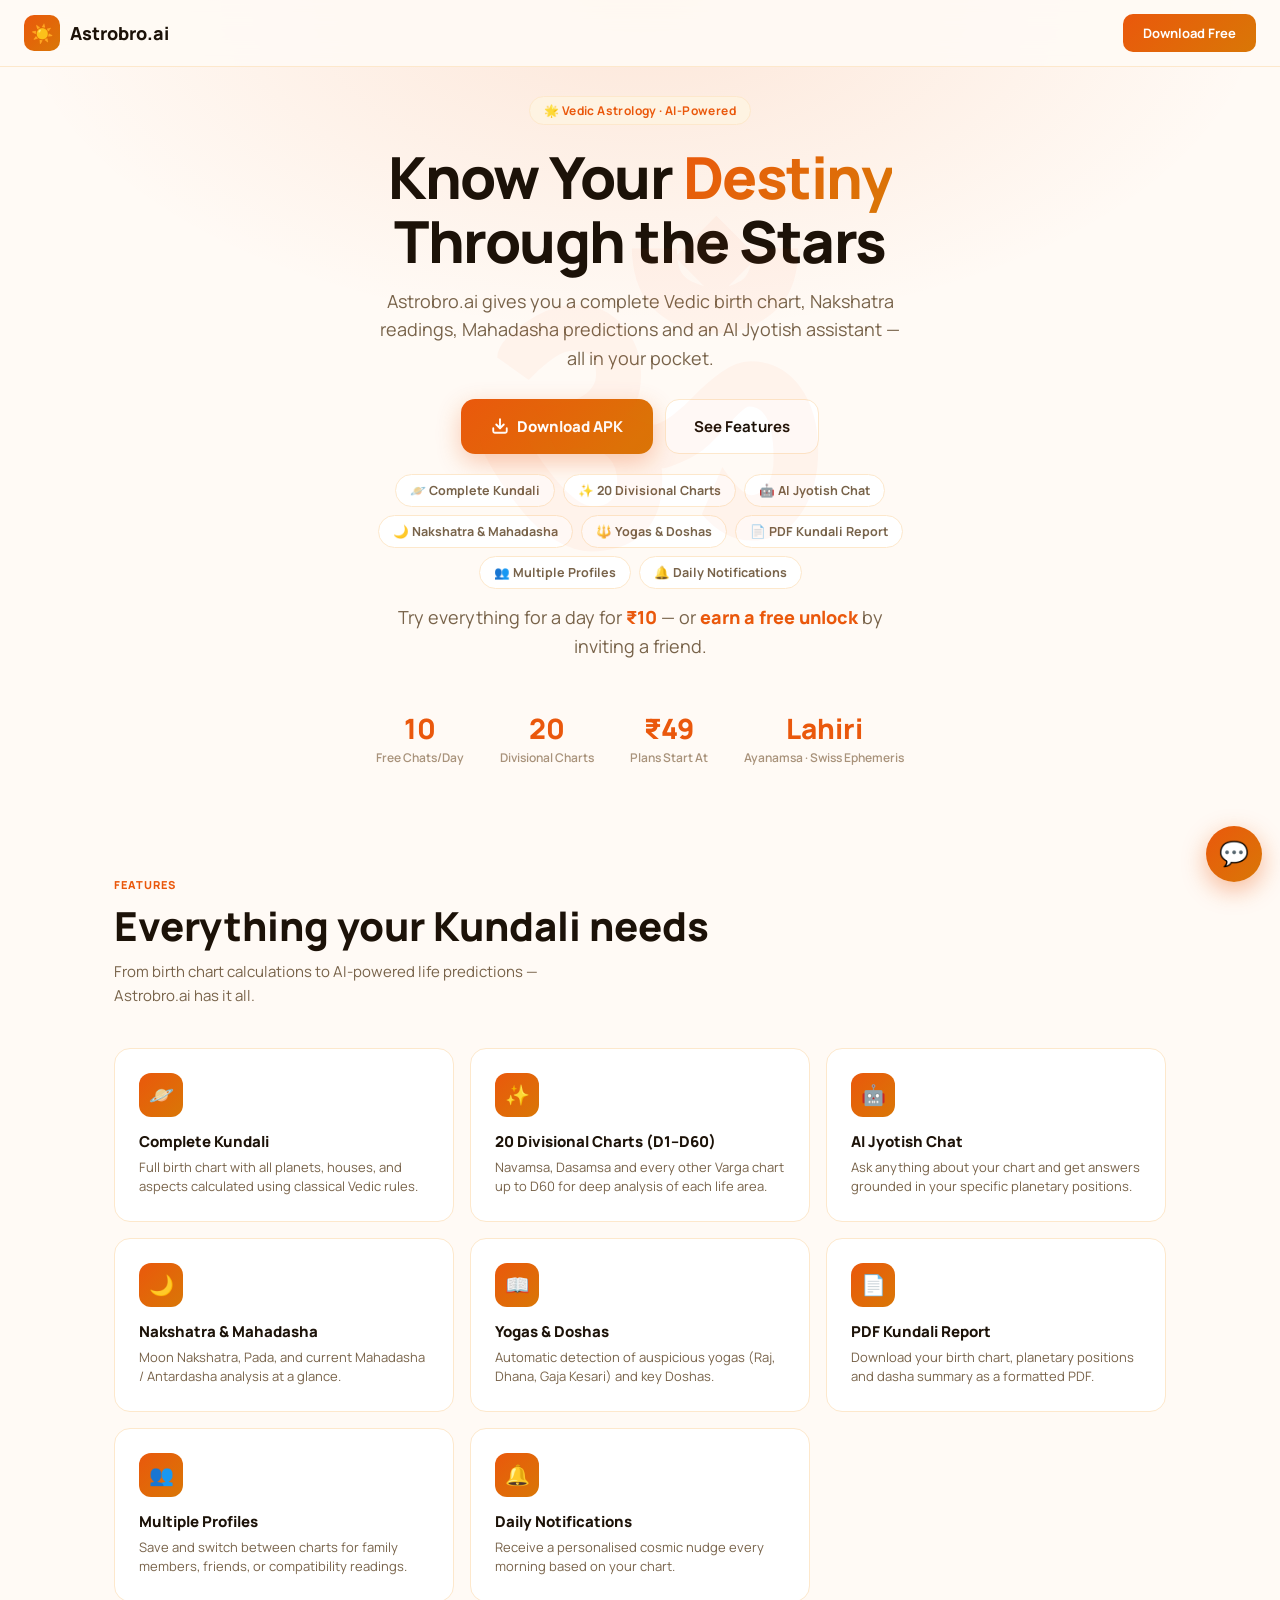
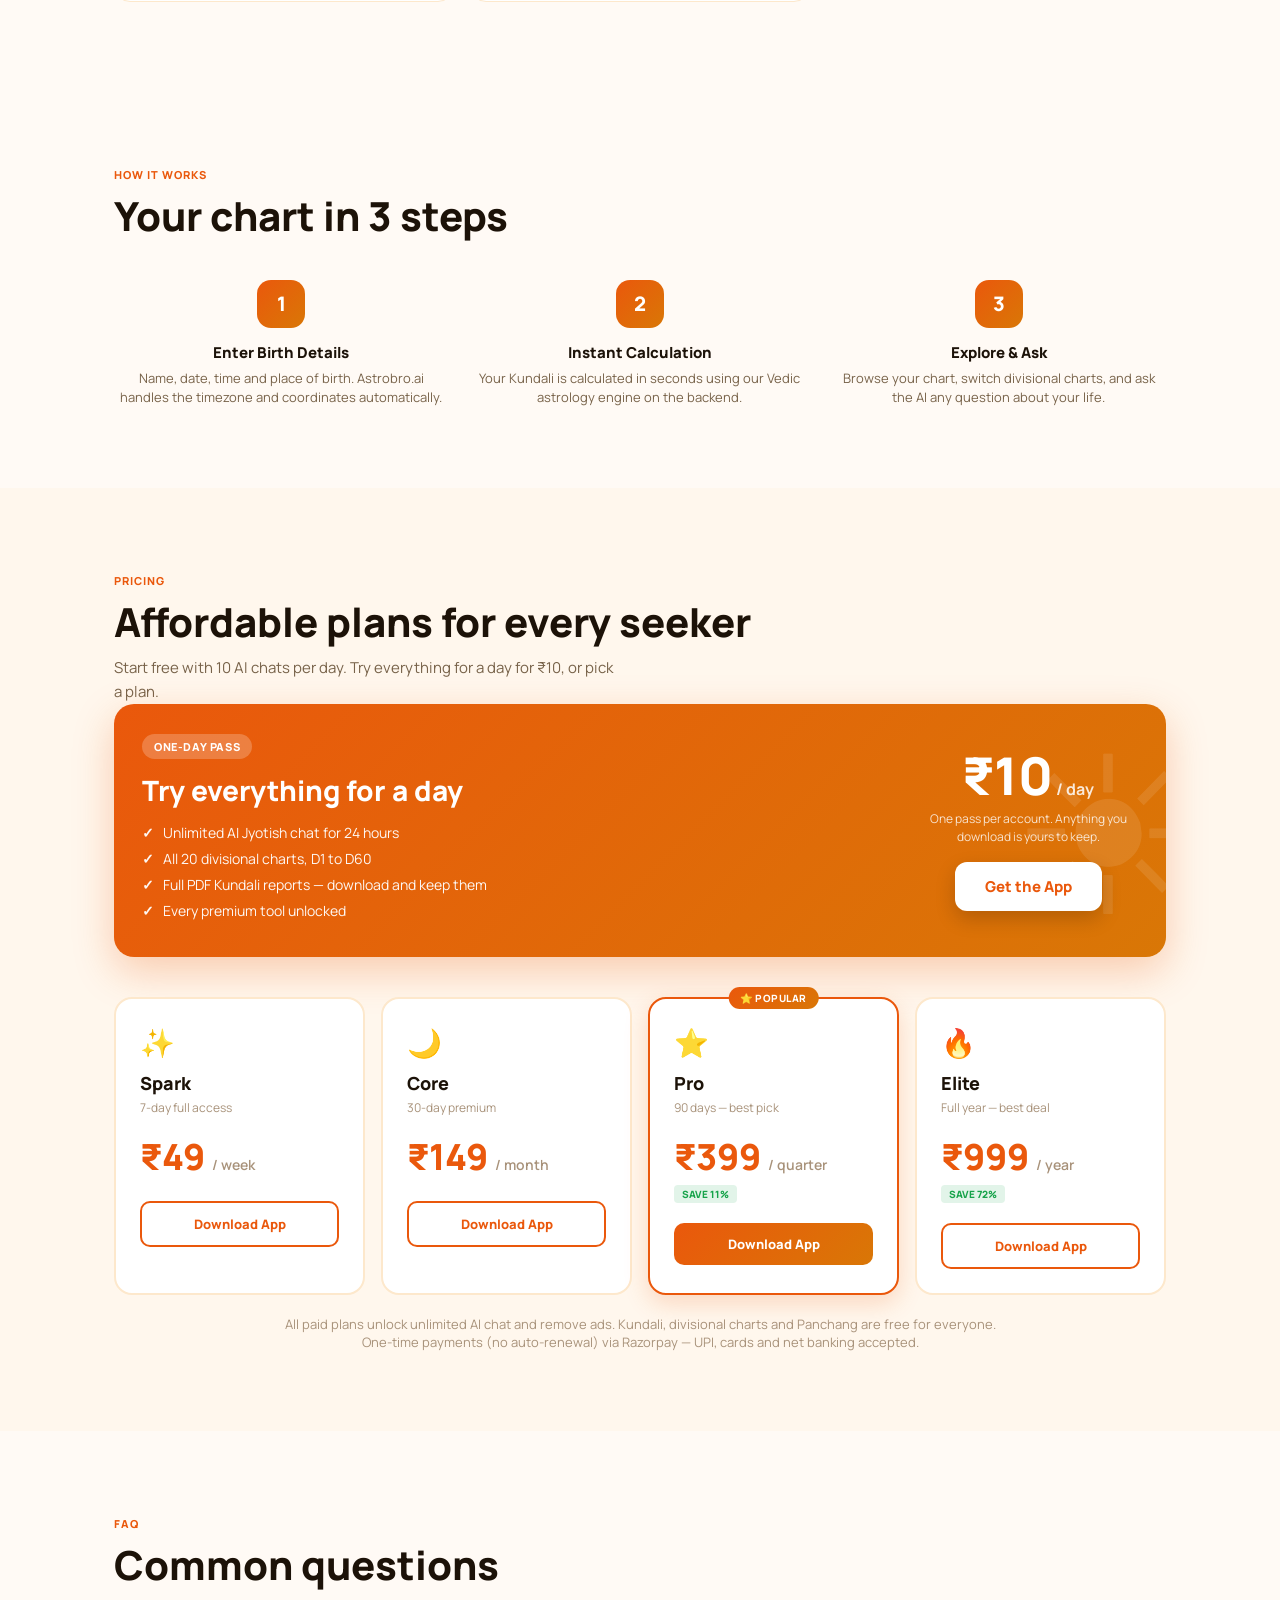
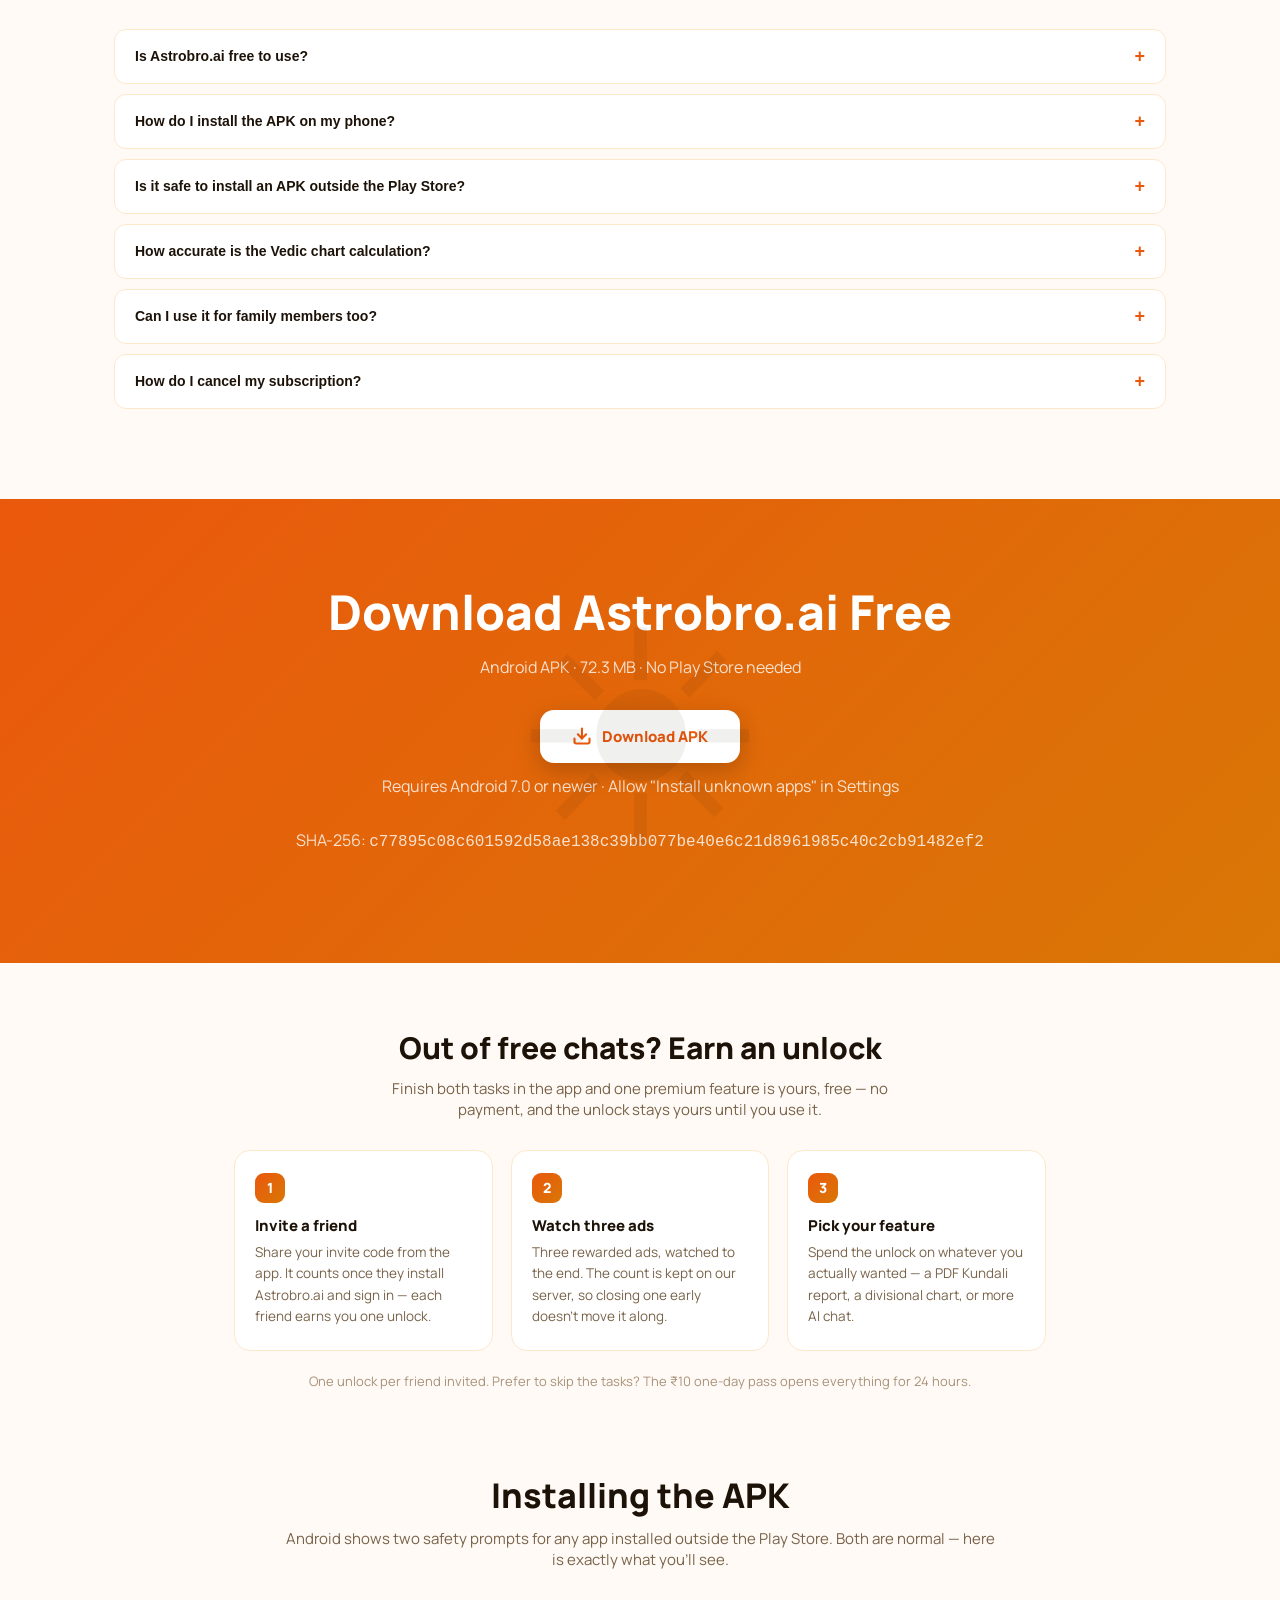
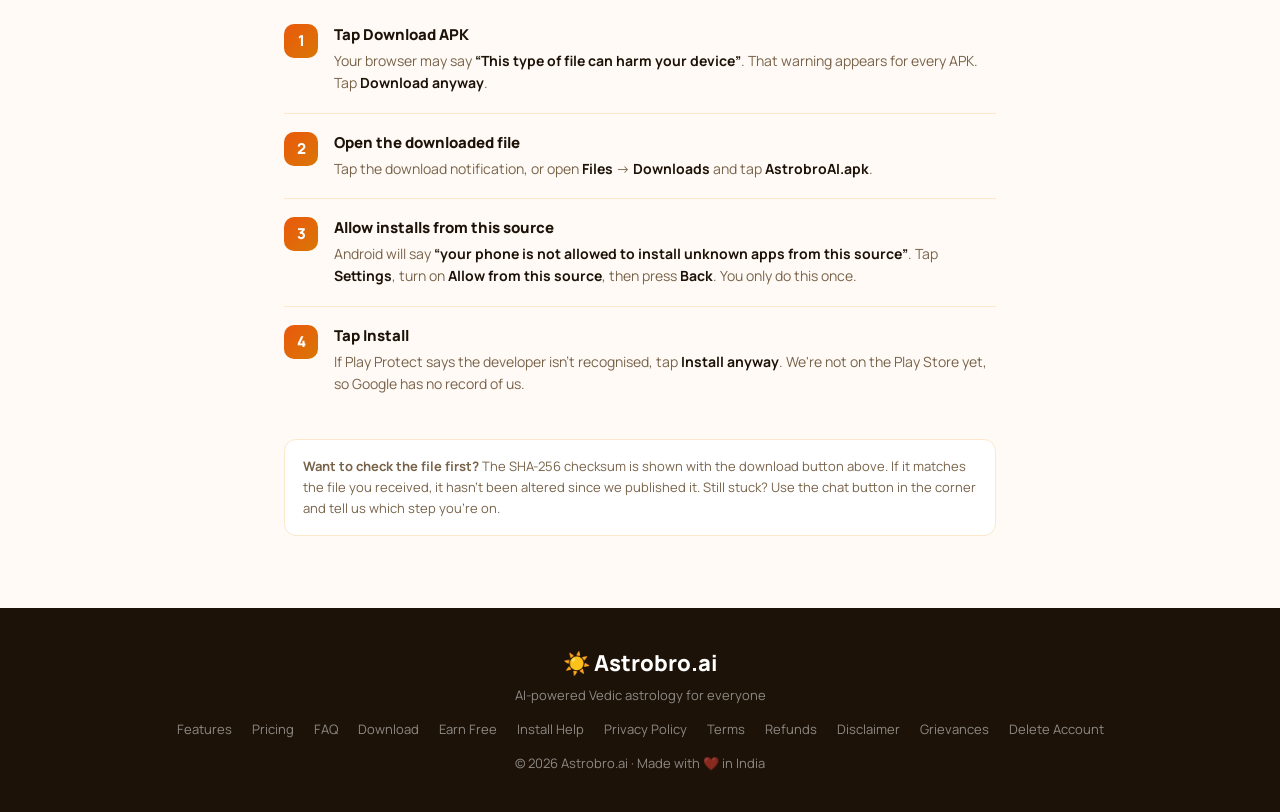
<file: index.html>
<!DOCTYPE html>
<html lang="en">
<head>
  <meta charset="UTF-8" />
  <meta name="viewport" content="width=device-width, initial-scale=1.0" />
  <title>Astrobro.ai — Your Vedic Astrology Companion</title>
  <meta name="description" content="AI-powered Vedic astrology app. Get your Kundali, Nakshatra insights, Mahadasha predictions and more. Download free for Android." />
  <link rel="preconnect" href="https://fonts.googleapis.com" />
  <link href="https://fonts.googleapis.com/css2?family=Manrope:wght@400;500;600;700;800;900&display=swap" rel="stylesheet" />
  <style>
    *, *::before, *::after { box-sizing: border-box; margin: 0; padding: 0; }

    :root {
      --orange: #EA580C;
      --amber: #D97706;
      --orange-light: #FFF7ED;
      --orange-mid: #FEF3E2;
      --bg: #FFFAF5;
      --card: #FFFFFF;
      --border: #FDE8CC;
      --text: #1C1208;
      --text-sec: #78634A;
      --text-muted: #A8927A;
      --grad: linear-gradient(135deg, #EA580C 0%, #D97706 100%);
    }

    html { scroll-behavior: smooth; }
    body {
      font-family: 'Manrope', sans-serif;
      background: var(--bg);
      color: var(--text);
      overflow-x: hidden;
    }

    /* ── NAV ── */
    nav {
      position: fixed; top: 0; left: 0; right: 0; z-index: 100;
      display: flex; align-items: center; justify-content: space-between;
      padding: 14px 24px;
      background: rgba(255,250,245,0.92);
      backdrop-filter: blur(12px);
      border-bottom: 1px solid var(--border);
    }
    .nav-logo { display: flex; align-items: center; gap: 10px; text-decoration: none; }
    .nav-logo-icon {
      width: 36px; height: 36px;
      background: var(--grad);
      border-radius: 10px;
      display: grid; place-items: center;
      font-size: 18px;
    }
    .nav-logo-text { font-size: 18px; font-weight: 800; color: var(--text); }
    .nav-cta {
      background: var(--grad);
      color: white;
      border: none; cursor: pointer;
      padding: 10px 20px;
      border-radius: 10px;
      font-weight: 700; font-size: 13px;
      text-decoration: none;
      transition: opacity .2s;
    }
    .nav-cta:hover { opacity: .85; }

    /* ── HERO ── */
    .hero {
      /* Not 100vh. A full-screen hero meant the first thing anyone saw was a slogan and
         nothing about what the app does; the feature grid began exactly one pixel below
         the fold on every laptop. Sizing to content leaves the next section visibly
         starting, which is both an affordance to scroll and the answer to "what is this". */
      min-height: auto;
      display: flex; flex-direction: column;
      align-items: center; justify-content: center;
      text-align: center;
      padding: 96px 24px 26px;
      background:
        radial-gradient(ellipse 70% 60% at 50% 0%, rgba(234,88,12,.12) 0%, transparent 70%),
        var(--bg);
      position: relative; overflow: hidden;
    }
    .hero::before {
      content: 'ॐ';
      position: absolute; font-size: 400px; font-weight: 900;
      color: rgba(234,88,12,.04);
      top: 50%; left: 50%;
      transform: translate(-50%, -50%);
      pointer-events: none; user-select: none;
    }
    .hero-badge {
      display: inline-flex; align-items: center; gap: 6px;
      background: var(--orange-mid); border: 1px solid var(--border);
      border-radius: 100px; padding: 5px 14px;
      font-size: 12px; font-weight: 700; color: var(--orange);
      letter-spacing: .4px; margin-bottom: 20px;
    }
    .hero h1 {
      font-size: clamp(34px, 6vw, 58px);
      font-weight: 900; line-height: 1.1;
      letter-spacing: -1.5px;
      max-width: 700px;
    }
    .hero h1 span { background: var(--grad); -webkit-background-clip: text; -webkit-text-fill-color: transparent; }
    .hero p {
      font-size: clamp(15px, 2.5vw, 18px);
      color: var(--text-sec); max-width: 520px;
      line-height: 1.6; margin: 14px 0 26px;
    }
    .hero-btns { display: flex; gap: 12px; flex-wrap: wrap; justify-content: center; }
    .btn-primary {
      display: inline-flex; align-items: center; gap: 8px;
      background: var(--grad); color: white;
      padding: 16px 30px; border-radius: 14px;
      font-weight: 800; font-size: 15px;
      text-decoration: none; transition: transform .15s, box-shadow .15s;
      box-shadow: 0 8px 24px rgba(234,88,12,.3);
    }
    .btn-primary:hover { transform: translateY(-2px); box-shadow: 0 12px 32px rgba(234,88,12,.4); }
    .btn-secondary {
      display: inline-flex; align-items: center; gap: 8px;
      background: white; color: var(--text);
      padding: 16px 28px; border-radius: 14px;
      font-weight: 700; font-size: 15px;
      text-decoration: none; border: 1.5px solid var(--border);
      transition: border-color .15s;
    }
    .btn-secondary:hover { border-color: var(--orange); }
    .hero-chips {
      display: flex; flex-wrap: wrap; gap: 8px;
      justify-content: center; margin-top: 20px;
      max-width: 680px;
    }
    .hero-chip {
      background: var(--card); border: 1px solid var(--border);
      border-radius: 100px; padding: 7px 14px;
      font-size: 12.5px; font-weight: 700; color: var(--text-sec);
      white-space: nowrap;
    }
    .hero-free {
      margin-top: 14px; font-size: 13.5px; color: var(--text-sec);
    }
    .hero-free a { color: var(--orange); font-weight: 800; text-decoration: none; }
    .hero-free a:hover { text-decoration: underline; }
    .hero-stats {
      display: flex; gap: 36px; margin-top: 22px;
      flex-wrap: wrap; justify-content: center;
    }
    .stat { text-align: center; }
    .stat-num { font-size: 28px; font-weight: 900; color: var(--orange); }
    .stat-lbl { font-size: 12px; color: var(--text-muted); font-weight: 600; margin-top: 2px; }

    /* ── SECTIONS ── */
    section { padding: 80px 24px; max-width: 1100px; margin: 0 auto; }
    .section-label {
      display: inline-block;
      font-size: 11px; font-weight: 800; letter-spacing: 1px;
      color: var(--orange); text-transform: uppercase;
      margin-bottom: 10px;
    }
    .section-title { font-size: clamp(24px, 4vw, 40px); font-weight: 900; line-height: 1.2; }
    .section-sub { color: var(--text-sec); margin-top: 10px; font-size: 15px; line-height: 1.6; max-width: 500px; }

    /* ── FEATURES ── */
    .features-grid {
      display: grid;
      grid-template-columns: repeat(auto-fit, minmax(260px, 1fr));
      gap: 16px; margin-top: 40px;
    }
    .feature-card {
      background: var(--card);
      border: 1.5px solid var(--border);
      border-radius: 16px;
      padding: 24px;
      transition: border-color .2s, transform .2s, box-shadow .2s;
    }
    .feature-card:hover {
      border-color: var(--orange);
      transform: translateY(-3px);
      box-shadow: 0 8px 24px rgba(234,88,12,.1);
    }
    .feature-icon {
      width: 44px; height: 44px;
      background: var(--grad); border-radius: 12px;
      display: grid; place-items: center;
      font-size: 20px; margin-bottom: 14px;
    }
    .feature-card h3 { font-size: 15px; font-weight: 800; margin-bottom: 6px; }
    .feature-card p { font-size: 13px; color: var(--text-sec); line-height: 1.5; }

    /* ── PRICING ── */
    .pricing-section { background: var(--orange-light); }
    .pricing-wrap { max-width: 1100px; margin: 0 auto; padding: 80px 24px; }
    .pricing-grid {
      display: grid;
      grid-template-columns: repeat(auto-fit, minmax(220px, 1fr));
      gap: 16px; margin-top: 40px;
    }
    .plan-card {
      background: var(--card);
      border: 2px solid var(--border);
      border-radius: 18px; padding: 24px;
      position: relative; transition: all .2s;
    }
    .plan-card:hover { transform: translateY(-4px); box-shadow: 0 12px 32px rgba(234,88,12,.15); }
    .plan-card.popular {
      border-color: var(--orange);
      box-shadow: 0 8px 24px rgba(234,88,12,.2);
    }

    /* ── DAY PASS (the headline offer) ── */
    .daypass {
      position: relative; overflow: hidden;
      background: var(--grad); color: #fff;
      border-radius: 20px; padding: 30px 28px;
      margin-bottom: 34px;
      display: flex; flex-wrap: wrap; gap: 24px;
      align-items: center; justify-content: space-between;
      box-shadow: 0 14px 40px rgba(234,88,12,.28);
    }
    .daypass::before {
      content: '☀'; font-size: 220px; line-height: 1;
      position: absolute; right: -40px; top: 50%;
      transform: translateY(-50%);
      opacity: .10; pointer-events: none;
    }
    .daypass-left { position: relative; z-index: 1; min-width: 240px; flex: 1 1 320px; }
    .daypass-tag {
      display: inline-block; background: rgba(255,255,255,.22);
      font-size: 11px; font-weight: 900; letter-spacing: .6px;
      padding: 5px 12px; border-radius: 100px; margin-bottom: 12px;
    }
    .daypass h3 { font-size: clamp(22px,3.4vw,28px); font-weight: 900; margin-bottom: 8px; }
    .daypass ul { list-style: none; margin: 14px 0 0; padding: 0; }
    .daypass li { font-size: 14px; margin-bottom: 7px; opacity: .95; }
    .daypass li::before { content: '✓'; font-weight: 900; margin-right: 9px; }
    .daypass-right { position: relative; z-index: 1; text-align: center; flex: 0 1 220px; }
    .daypass-price { font-size: 52px; font-weight: 900; line-height: 1; }
    .daypass-price span { font-size: 16px; font-weight: 700; opacity: .85; }
    .daypass-note { font-size: 12px; opacity: .8; margin-top: 8px; line-height: 1.5; }
    .daypass-cta {
      display: inline-block; margin-top: 16px;
      background: #fff; color: var(--orange);
      padding: 14px 30px; border-radius: 12px;
      font-weight: 900; font-size: 15px; text-decoration: none;
      box-shadow: 0 8px 20px rgba(0,0,0,.18);
      transition: transform .15s;
    }
    .daypass-cta:hover { transform: translateY(-2px); }
    .plan-badge {
      position: absolute; top: -12px; left: 50%; transform: translateX(-50%);
      background: var(--grad); color: white;
      font-size: 10px; font-weight: 900; letter-spacing: .5px;
      padding: 4px 12px; border-radius: 100px;
    }
    .plan-emoji { font-size: 28px; margin-bottom: 10px; }
    .plan-name { font-size: 18px; font-weight: 900; }
    .plan-desc { font-size: 12px; color: var(--text-muted); margin: 4px 0 16px; }
    .plan-price { font-size: 36px; font-weight: 900; color: var(--orange); }
    .plan-price span { font-size: 14px; font-weight: 600; color: var(--text-muted); }
    .plan-saving {
      display: inline-block;
      background: rgba(22,163,74,.12);
      color: #16A34A;
      font-size: 10px; font-weight: 800;
      padding: 2px 8px; border-radius: 4px;
      margin-top: 4px;
    }
    .plan-cta {
      display: block; text-align: center;
      margin-top: 20px;
      background: var(--grad); color: white;
      padding: 12px; border-radius: 10px;
      font-weight: 800; font-size: 13px;
      text-decoration: none; transition: opacity .2s;
    }
    .plan-cta:hover { opacity: .85; }
    .plan-cta.outline {
      background: white; color: var(--orange);
      border: 2px solid var(--orange);
    }

    /* ── HOW IT WORKS ── */
    .steps { display: grid; grid-template-columns: repeat(auto-fit, minmax(200px,1fr)); gap: 24px; margin-top: 40px; }
    .step { text-align: center; }
    .step-num {
      width: 48px; height: 48px;
      background: var(--grad); border-radius: 14px;
      display: grid; place-items: center;
      font-size: 20px; font-weight: 900; color: white;
      margin: 0 auto 14px;
    }
    .step h3 { font-size: 15px; font-weight: 800; margin-bottom: 6px; }
    .step p { font-size: 13px; color: var(--text-sec); line-height: 1.5; }

    /* ── DOWNLOAD CTA ── */
    .download-section {
      text-align: center;
      background: var(--grad);
      padding: 80px 24px;
      position: relative; overflow: hidden;
    }
    .download-section::before {
      content: '☀'; font-size: 300px;
      position: absolute; top: 50%; left: 50%;
      transform: translate(-50%,-50%);
      opacity: .06; pointer-events: none;
    }
    .download-section h2 { font-size: clamp(28px,5vw,48px); font-weight: 900; color: white; }
    .download-section p { color: rgba(255,255,255,.8); margin: 12px 0 32px; font-size: 16px; }
    .btn-white {
      display: inline-flex; align-items: center; gap: 10px;
      background: white; color: var(--orange);
      padding: 16px 32px; border-radius: 14px;
      font-weight: 800; font-size: 15px;
      text-decoration: none;
      box-shadow: 0 8px 24px rgba(0,0,0,.2);
      transition: transform .15s;
    }
    .btn-white:hover { transform: translateY(-2px); }
    .file-note { color: rgba(255,255,255,.6); font-size: 12px; margin-top: 14px; }


    /* ── INSTALL GUIDE ── */
    /* Sideloading is four taps, but two of them are system warnings that look like the phone
       refusing. People who stall there think the download failed, so the exact on-screen
       wording is quoted below rather than paraphrased. */
    .install-guide { max-width: 760px; margin: 0 auto; padding: 72px 24px; }
    .install-guide h2 { font-size: clamp(24px,4vw,34px); font-weight: 900; text-align: center; }
    .install-guide .lead { color: var(--text-sec); text-align: center; margin: 10px 0 36px; font-size: 15px; }
    .ig-step { display: flex; gap: 16px; align-items: flex-start; padding: 18px 0; border-bottom: 1px solid var(--border); }
    .ig-step:last-of-type { border-bottom: none; }
    .ig-num {
      flex: 0 0 34px; width: 34px; height: 34px;
      background: var(--grad); border-radius: 10px;
      display: grid; place-items: center;
      font-size: 15px; font-weight: 900; color: #fff;
    }
    .ig-body h3 { font-size: 15px; font-weight: 800; margin-bottom: 5px; }
    .ig-body p { font-size: 14px; color: var(--text-sec); line-height: 1.6; }
    .ig-body b { color: var(--text); }
    .ig-note {
      margin-top: 26px; padding: 16px 18px;
      background: var(--card); border: 1px solid var(--border); border-radius: 12px;
      font-size: 13px; color: var(--text-sec); line-height: 1.6;
    }

    /* ── EARN IT FREE ── */
    .earn { max-width: 860px; margin: 0 auto; padding: 64px 24px 8px; }
    .earn h2 { font-size: clamp(22px,3.6vw,30px); font-weight: 900; text-align: center; }
    .earn .lead { color: var(--text-sec); text-align: center; margin: 10px auto 30px; font-size: 15px; max-width: 560px; }
    .earn-steps { display: grid; grid-template-columns: repeat(auto-fit, minmax(240px,1fr)); gap: 18px; }
    .earn-step {
      background: var(--card); border: 1px solid var(--border);
      border-radius: 16px; padding: 22px 20px;
    }
    .earn-step .n {
      width: 30px; height: 30px; border-radius: 9px;
      background: var(--grad); color: #fff;
      display: grid; place-items: center;
      font-size: 14px; font-weight: 900; margin-bottom: 12px;
    }
    .earn-step h3 { font-size: 15px; font-weight: 800; margin-bottom: 6px; }
    .earn-step p { font-size: 13.5px; color: var(--text-sec); line-height: 1.6; }
    .earn-note { text-align: center; font-size: 13px; color: var(--text-muted); margin-top: 20px; line-height: 1.6; }

    /* ── POST-DOWNLOAD HELPER ── */
    /* A web page cannot start an Android install: the installer is reachable only from a
       file the user opens themselves, and "install unknown apps" is granted per source by
       hand. That is a deliberate security boundary, not a gap to route around. The next best
       thing is to stop making people hunt for what to do once the file lands, so this opens
       the moment they tap Download and names the exact buttons Android will show them. */
    .dl-overlay {
      position: fixed; inset: 0; z-index: 9999;
      background: rgba(32,18,8,.68);
      display: none; align-items: center; justify-content: center;
      padding: 20px; overflow-y: auto;
    }
    .dl-overlay.open { display: flex; }
    .dl-card {
      background: var(--card); border-radius: 18px;
      max-width: 420px; width: 100%;
      padding: 26px 24px 22px; position: relative;
      box-shadow: 0 24px 60px rgba(0,0,0,.3);
      max-height: 92vh; overflow-y: auto;
    }
    .dl-card h3 { font-size: 19px; font-weight: 900; margin-bottom: 4px; }
    .dl-card .dl-sub { font-size: 13.5px; color: var(--text-sec); margin-bottom: 18px; line-height: 1.55; }
    .dl-row { display: flex; gap: 13px; align-items: flex-start; margin-bottom: 15px; }
    .dl-dot {
      flex: 0 0 26px; width: 26px; height: 26px; border-radius: 8px;
      background: var(--grad); color: #fff;
      display: grid; place-items: center; font-size: 13px; font-weight: 900;
    }
    .dl-row p { font-size: 13.5px; line-height: 1.55; color: var(--text-sec); }
    .dl-row b { color: var(--text); }
    .dl-close {
      width: 100%; margin-top: 8px; padding: 13px;
      border: none; border-radius: 12px; cursor: pointer;
      background: var(--grad); color: #fff; font-weight: 800; font-size: 14.5px;
    }
    .dl-x {
      position: absolute; top: 12px; right: 14px;
      background: none; border: none; cursor: pointer;
      font-size: 22px; line-height: 1; color: var(--text-sec);
    }

    /* ── FOOTER ── */
    footer {
      background: #1C1208;
      color: rgba(255,255,255,.5);
      padding: 40px 24px;
      text-align: center;
      font-size: 13px;
    }
    footer .footer-logo { font-size: 22px; font-weight: 900; color: white; margin-bottom: 8px; }
    footer a { color: rgba(255,255,255,.5); text-decoration: none; }
    footer a:hover { color: var(--orange); }
    .footer-links { display: flex; gap: 20px; justify-content: center; margin: 16px 0; flex-wrap: wrap; }

    /* ── FAQ ── */
    .faq { margin-top: 40px; }
    .faq-item {
      background: var(--card);
      border: 1.5px solid var(--border);
      border-radius: 12px; margin-bottom: 10px;
      overflow: hidden;
    }
    .faq-q {
      width: 100%; text-align: left;
      padding: 16px 20px;
      font-size: 14px; font-weight: 700;
      background: none; border: none; cursor: pointer;
      display: flex; justify-content: space-between; align-items: center;
      color: var(--text);
    }
    .faq-q:hover { background: var(--orange-mid); }
    .faq-a {
      display: none;
      padding: 0 20px 16px;
      font-size: 13px; color: var(--text-sec); line-height: 1.6;
    }
    .faq-item.open .faq-a { display: block; }
    .faq-item.open .faq-icon { transform: rotate(45deg); }
    .faq-icon { transition: transform .2s; font-size: 18px; color: var(--orange); }

    /* ── CHAT WIDGET ── */
    #chat-fab {
      position: fixed; right: 18px; bottom: 18px; z-index: 200;
      width: 56px; height: 56px; border-radius: 50%; border: none; cursor: pointer;
      background: var(--grad); color: #fff; font-size: 24px;
      box-shadow: 0 8px 24px rgba(234,88,12,.4); transition: transform .15s;
    }
    #chat-fab:hover { transform: scale(1.07); }
    #chat-panel {
      position: fixed; right: 18px; bottom: 86px; z-index: 200;
      width: min(360px, calc(100vw - 36px)); height: min(480px, calc(100vh - 120px));
      background: var(--card); border: 1.5px solid var(--border); border-radius: 18px;
      box-shadow: 0 16px 48px rgba(28,18,8,.25);
      display: none; flex-direction: column; overflow: hidden;
    }
    #chat-panel.open { display: flex; }
    .chat-head { background: var(--grad); color: #fff; padding: 14px 16px; }
    .chat-head b { font-size: 15px; font-weight: 800; display: block; }
    .chat-head span { font-size: 11px; opacity: .85; }
    #chat-log { flex: 1; overflow-y: auto; padding: 14px; display: flex; flex-direction: column; gap: 8px; background: var(--bg); }
    .msg { max-width: 85%; padding: 9px 12px; border-radius: 14px; font-size: 13px; line-height: 1.5; }
    .msg.bot { background: #fff; border: 1px solid var(--border); align-self: flex-start; border-bottom-left-radius: 4px; }
    .msg.me { background: var(--orange); color: #fff; align-self: flex-end; border-bottom-right-radius: 4px; }
    .chat-chips { display: flex; flex-wrap: wrap; gap: 6px; padding: 8px 14px 0; background: var(--bg); }
    .chat-chips button {
      font: inherit; font-size: 11px; font-weight: 700; color: var(--orange);
      background: #fff; border: 1.5px solid var(--border); border-radius: 100px; padding: 5px 10px; cursor: pointer;
    }
    .chat-chips button:hover { border-color: var(--orange); }
    #chat-form { display: flex; gap: 8px; padding: 10px 14px; background: var(--bg); border-top: 1px solid var(--border); }
    #chat-input { flex: 1; font: inherit; font-size: 13px; padding: 10px 12px; border: 1.5px solid var(--border); border-radius: 10px; outline: none; }
    #chat-input:focus { border-color: var(--orange); }
    #chat-form button { border: none; background: var(--grad); color: #fff; font-weight: 800; padding: 0 16px; border-radius: 10px; cursor: pointer; }

    @media (max-width: 600px) {
      .hero-stats { gap: 24px; }
      .btn-primary, .btn-secondary { padding: 14px 22px; font-size: 14px; }
    }
  </style>
</head>
<body>

<!-- NAV -->
<nav>
  <a class="nav-logo" href="#">
    <div class="nav-logo-icon">☀️</div>
    <span class="nav-logo-text">Astrobro.ai</span>
  </a>
  <a class="nav-cta" href="#download">Download Free</a>
</nav>

<!-- HERO -->
<div class="hero">
  <div class="hero-badge">🌟 Vedic Astrology · AI-Powered</div>
  <h1>Know Your <span>Destiny</span><br/>Through the Stars</h1>
  <p>Astrobro.ai gives you a complete Vedic birth chart, Nakshatra readings, Mahadasha predictions and an AI Jyotish assistant — all in your pocket.</p>
  <div class="hero-btns">
    <a class="btn-primary" href="#download">
      <svg width="18" height="18" viewBox="0 0 24 24" fill="none" stroke="white" stroke-width="2.5" stroke-linecap="round" stroke-linejoin="round"><path d="M21 15v4a2 2 0 01-2 2H5a2 2 0 01-2-2v-4"/><polyline points="7 10 12 15 17 10"/><line x1="12" y1="15" x2="12" y2="3"/></svg>
      Download APK
    </a>
    <a class="btn-secondary" href="#features">See Features</a>
  </div>

  <div class="hero-chips">
    <span class="hero-chip">🪐 Complete Kundali</span>
    <span class="hero-chip">✨ 20 Divisional Charts</span>
    <span class="hero-chip">🤖 AI Jyotish Chat</span>
    <span class="hero-chip">🌙 Nakshatra &amp; Mahadasha</span>
    <span class="hero-chip">🔱 Yogas &amp; Doshas</span>
    <span class="hero-chip">📄 PDF Kundali Report</span>
    <span class="hero-chip">👥 Multiple Profiles</span>
    <span class="hero-chip">🔔 Daily Notifications</span>
  </div>

  <p class="hero-free">
    Try everything for a day for <a href="#pricing">&#8377;10</a> &mdash; or
    <a href="#earn-free">earn a free unlock</a> by inviting a friend.
  </p>

  <div class="hero-stats">
    <div class="stat"><div class="stat-num">10</div><div class="stat-lbl">Free Chats/Day</div></div>
    <div class="stat"><div class="stat-num">20</div><div class="stat-lbl">Divisional Charts</div></div>
    <div class="stat"><div class="stat-num">₹49</div><div class="stat-lbl">Plans Start At</div></div>
    <div class="stat"><div class="stat-num">Lahiri</div><div class="stat-lbl">Ayanamsa · Swiss Ephemeris</div></div>
  </div>
</div>

<!-- FEATURES -->
<section id="features">
  <div class="section-label">Features</div>
  <h2 class="section-title">Everything your Kundali needs</h2>
  <p class="section-sub">From birth chart calculations to AI-powered life predictions — Astrobro.ai has it all.</p>
  <div class="features-grid">
    <div class="feature-card">
      <div class="feature-icon">🪐</div>
      <h3>Complete Kundali</h3>
      <p>Full birth chart with all planets, houses, and aspects calculated using classical Vedic rules.</p>
    </div>
    <div class="feature-card">
      <div class="feature-icon">✨</div>
      <h3>20 Divisional Charts (D1–D60)</h3>
      <p>Navamsa, Dasamsa and every other Varga chart up to D60 for deep analysis of each life area.</p>
    </div>
    <div class="feature-card">
      <div class="feature-icon">🤖</div>
      <h3>AI Jyotish Chat</h3>
      <p>Ask anything about your chart and get answers grounded in your specific planetary positions.</p>
    </div>
    <div class="feature-card">
      <div class="feature-icon">🌙</div>
      <h3>Nakshatra & Mahadasha</h3>
      <p>Moon Nakshatra, Pada, and current Mahadasha / Antardasha analysis at a glance.</p>
    </div>
    <div class="feature-card">
      <div class="feature-icon">📖</div>
      <h3>Yogas & Doshas</h3>
      <p>Automatic detection of auspicious yogas (Raj, Dhana, Gaja Kesari) and key Doshas.</p>
    </div>
    <div class="feature-card">
      <div class="feature-icon">📄</div>
      <h3>PDF Kundali Report</h3>
      <p>Download your birth chart, planetary positions and dasha summary as a formatted PDF.</p>
    </div>
    <div class="feature-card">
      <div class="feature-icon">👥</div>
      <h3>Multiple Profiles</h3>
      <p>Save and switch between charts for family members, friends, or compatibility readings.</p>
    </div>
    <div class="feature-card">
      <div class="feature-icon">🔔</div>
      <h3>Daily Notifications</h3>
      <p>Receive a personalised cosmic nudge every morning based on your chart.</p>
    </div>
  </div>
</section>

<!-- HOW IT WORKS -->
<section id="how">
  <div class="section-label">How it works</div>
  <h2 class="section-title">Your chart in 3 steps</h2>
  <div class="steps">
    <div class="step">
      <div class="step-num">1</div>
      <h3>Enter Birth Details</h3>
      <p>Name, date, time and place of birth. Astrobro.ai handles the timezone and coordinates automatically.</p>
    </div>
    <div class="step">
      <div class="step-num">2</div>
      <h3>Instant Calculation</h3>
      <p>Your Kundali is calculated in seconds using our Vedic astrology engine on the backend.</p>
    </div>
    <div class="step">
      <div class="step-num">3</div>
      <h3>Explore & Ask</h3>
      <p>Browse your chart, switch divisional charts, and ask the AI any question about your life.</p>
    </div>
  </div>
</section>

<!-- PRICING -->
<div class="pricing-section" id="pricing">
  <div class="pricing-wrap">
    <div class="section-label">Pricing</div>
    <h2 class="section-title">Affordable plans for every seeker</h2>
    <p class="section-sub">Start free with 10 AI chats per day. Try everything for a day for &#8377;10, or pick a plan.</p>

    <div class="daypass">
      <div class="daypass-left">
        <span class="daypass-tag">ONE-DAY PASS</span>
        <h3>Try everything for a day</h3>
        <ul>
          <li>Unlimited AI Jyotish chat for 24 hours</li>
          <li>All 20 divisional charts, D1 to D60</li>
          <li>Full PDF Kundali reports &mdash; download and keep them</li>
          <li>Every premium tool unlocked</li>
        </ul>
      </div>
      <div class="daypass-right">
        <div class="daypass-price">&#8377;10<span> / day</span></div>
        <div class="daypass-note">One pass per account. Anything you download is yours to keep.</div>
        <a class="daypass-cta" href="#download">Get the App</a>
      </div>
    </div>

    <div class="pricing-grid">

      <div class="plan-card">
        <div class="plan-emoji">✨</div>
        <div class="plan-name">Spark</div>
        <div class="plan-desc">7-day full access</div>
        <div class="plan-price">₹49 <span>/ week</span></div>
        <a class="plan-cta outline" href="#download">Download App</a>
      </div>

      <div class="plan-card">
        <div class="plan-emoji">🌙</div>
        <div class="plan-name">Core</div>
        <div class="plan-desc">30-day premium</div>
        <div class="plan-price">₹149 <span>/ month</span></div>
        <a class="plan-cta outline" href="#download">Download App</a>
      </div>

      <div class="plan-card popular">
        <div class="plan-badge">⭐ POPULAR</div>
        <div class="plan-emoji">⭐</div>
        <div class="plan-name">Pro</div>
        <div class="plan-desc">90 days — best pick</div>
        <div class="plan-price">₹399 <span>/ quarter</span></div>
        <div class="plan-saving">SAVE 11%</div>
        <a class="plan-cta" href="#download">Download App</a>
      </div>

      <div class="plan-card">
        <div class="plan-emoji">🔥</div>
        <div class="plan-name">Elite</div>
        <div class="plan-desc">Full year — best deal</div>
        <div class="plan-price">₹999 <span>/ year</span></div>
        <div class="plan-saving">SAVE 72%</div>
        <a class="plan-cta outline" href="#download">Download App</a>
      </div>

    </div>
    <p style="text-align:center;margin-top:20px;font-size:13px;color:var(--text-muted)">
      All paid plans unlock unlimited AI chat and remove ads. Kundali, divisional charts and Panchang are free for everyone.<br/>
      One-time payments (no auto-renewal) via Razorpay — UPI, cards and net banking accepted.
    </p>
  </div>
</div>

<!-- FAQ -->
<section id="faq">
  <div class="section-label">FAQ</div>
  <h2 class="section-title">Common questions</h2>
  <div class="faq">
    <div class="faq-item">
      <button class="faq-q" onclick="toggleFaq(this)">
        Is Astrobro.ai free to use? <span class="faq-icon">+</span>
      </button>
      <div class="faq-a">Yes! Astrobro.ai is free to download. Your Kundali, divisional charts and Panchang are free, and you get 10 AI Jyotish chat messages per day. Want to see everything before subscribing? The ₹10 one-day pass unlocks unlimited chat, every divisional chart and full PDF reports for 24 hours — one per account. After that, plans start at ₹49.</div>
    </div>
    <div class="faq-item">
      <button class="faq-q" onclick="toggleFaq(this)">
        How do I install the APK on my phone? <span class="faq-icon">+</span>
      </button>
      <div class="faq-a">Download the APK file from the button below. Before installing, go to Settings → Security → Enable "Install from Unknown Sources" (or "Install unknown apps"). Then open the downloaded APK file and tap Install.</div>
    </div>
    <div class="faq-item">
      <button class="faq-q" onclick="toggleFaq(this)">
        Is it safe to install an APK outside the Play Store? <span class="faq-icon">+</span>
      </button>
      <div class="faq-a">This APK is signed with our release key and downloaded straight from this site. We plan to publish on Google Play soon. You can compare the SHA-256 checksum shown in the download section with the file you received to confirm it was not altered.</div>
    </div>
    <div class="faq-item">
      <button class="faq-q" onclick="toggleFaq(this)">
        How accurate is the Vedic chart calculation? <span class="faq-icon">+</span>
      </button>
      <div class="faq-a">Astrobro.ai uses Swiss Ephemeris — the same high-precision engine used by professional Jyotish software worldwide. It accounts for true sidereal positions using the Lahiri ayanamsa standard.</div>
    </div>
    <div class="faq-item">
      <button class="faq-q" onclick="toggleFaq(this)">
        Can I use it for family members too? <span class="faq-icon">+</span>
      </button>
      <div class="faq-a">Yes! Astrobro.ai supports multiple profiles. Save charts for your family, friends or anyone whose birth details you have, and switch between them instantly.</div>
    </div>
    <div class="faq-item">
      <button class="faq-q" onclick="toggleFaq(this)">
        How do I cancel my subscription? <span class="faq-icon">+</span>
      </button>
      <div class="faq-a">Astrobro.ai plans are one-time payments for the selected duration — not auto-renewing subscriptions. When your plan expires you simply go back to the free tier. See our <a href="refund.html" style="color:var(--orange)">Refund Policy</a> for payment issues.</div>
    </div>
  </div>
</section>

<!-- DOWNLOAD CTA -->
<div class="download-section" id="download">
  <h2>Download Astrobro.ai Free</h2>
  <p>Android APK · 72.3 MB · No Play Store needed</p>
  <!-- GitHub's evergreen "latest" alias: as long as every release's asset is named AstrobroAI.apk,
       this link never needs updating again, unlike the old hardcoded-version link it replaces. -->
  <a class="btn-white" href="https://github.com/vinays2005/astrobro-app-download/releases/latest/download/AstrobroAI.apk" onclick="trackDownload()">
    <svg width="20" height="20" viewBox="0 0 24 24" fill="none" stroke="currentColor" stroke-width="2.5" stroke-linecap="round" stroke-linejoin="round"><path d="M21 15v4a2 2 0 01-2 2H5a2 2 0 01-2-2v-4"/><polyline points="7 10 12 15 17 10"/><line x1="12" y1="15" x2="12" y2="3"/></svg>
    Download APK
  </a>
  <p class="file-note">Requires Android 7.0 or newer  ·  Allow "Install unknown apps" in Settings</p>
  <p class="file-note" style="word-break:break-all">SHA-256: <code>c77895c08c601592d58ae138c39bb077be40e6c21d8961985c40c2cb91482ef2</code></p>
</div>


<!-- EARN IT FREE -->
<section class="earn" id="earn-free">
  <h2>Out of free chats? Earn an unlock</h2>
  <p class="lead">Finish both tasks in the app and one premium feature is yours, free &mdash; no payment, and the unlock stays yours until you use it.</p>

  <div class="earn-steps">
    <div class="earn-step">
      <div class="n">1</div>
      <h3>Invite a friend</h3>
      <p>Share your invite code from the app. It counts once they install Astrobro.ai and sign in &mdash; each friend earns you one unlock.</p>
    </div>
    <div class="earn-step">
      <div class="n">2</div>
      <h3>Watch three ads</h3>
      <p>Three rewarded ads, watched to the end. The count is kept on our server, so closing one early doesn't move it along.</p>
    </div>
    <div class="earn-step">
      <div class="n">3</div>
      <h3>Pick your feature</h3>
      <p>Spend the unlock on whatever you actually wanted &mdash; a PDF Kundali report, a divisional chart, or more AI chat.</p>
    </div>
  </div>

  <p class="earn-note">
    One unlock per friend invited. Prefer to skip the tasks? The &#8377;10 one-day pass opens everything for 24 hours.
  </p>
</section>

<!-- INSTALL GUIDE -->
<section class="install-guide" id="install-help">
  <h2>Installing the APK</h2>
  <p class="lead">Android shows two safety prompts for any app installed outside the Play Store. Both are normal &mdash; here is exactly what you'll see.</p>

  <div class="ig-step">
    <div class="ig-num">1</div>
    <div class="ig-body">
      <h3>Tap Download APK</h3>
      <p>Your browser may say <b>&ldquo;This type of file can harm your device&rdquo;</b>. That warning appears for every APK. Tap <b>Download anyway</b>.</p>
    </div>
  </div>

  <div class="ig-step">
    <div class="ig-num">2</div>
    <div class="ig-body">
      <h3>Open the downloaded file</h3>
      <p>Tap the download notification, or open <b>Files</b> &rarr; <b>Downloads</b> and tap <b>AstrobroAI.apk</b>.</p>
    </div>
  </div>

  <div class="ig-step">
    <div class="ig-num">3</div>
    <div class="ig-body">
      <h3>Allow installs from this source</h3>
      <p>Android will say <b>&ldquo;your phone is not allowed to install unknown apps from this source&rdquo;</b>. Tap <b>Settings</b>, turn on <b>Allow from this source</b>, then press <b>Back</b>. You only do this once.</p>
    </div>
  </div>

  <div class="ig-step">
    <div class="ig-num">4</div>
    <div class="ig-body">
      <h3>Tap Install</h3>
      <p>If Play Protect says the developer isn't recognised, tap <b>Install anyway</b>. We're not on the Play Store yet, so Google has no record of us.</p>
    </div>
  </div>

  <p class="ig-note">
    <b>Want to check the file first?</b> The SHA-256 checksum is shown with the download button above. If it matches the file you received, it hasn't been altered since we published it.
    Still stuck? Use the chat button in the corner and tell us which step you're on.
  </p>
</section>


<!-- POST-DOWNLOAD HELPER -->
<div class="dl-overlay" id="dlOverlay" role="dialog" aria-modal="true" aria-labelledby="dlTitle">
  <div class="dl-card">
    <button class="dl-x" id="dlX" aria-label="Close">&times;</button>
    <h3 id="dlTitle">Your download has started</h3>
    <p class="dl-sub" id="dlSub">When it finishes, Android needs two taps from you before the app installs. Here's exactly what you'll see.</p>

    <div class="dl-row"><div class="dl-dot">1</div>
      <p>Tap the <b>download notification</b> at the top of your screen &mdash; or open <b>Files</b> &rarr; <b>Downloads</b> and tap <b>AstrobroAI.apk</b>.</p></div>

    <div class="dl-row"><div class="dl-dot">2</div>
      <p>If Android says it <b>&ldquo;is not allowed to install unknown apps&rdquo;</b>, tap <b>Settings</b>, turn on <b>Allow from this source</b>, then press <b>Back</b>.</p></div>

    <div class="dl-row"><div class="dl-dot">3</div>
      <p>Tap <b>Install</b>. If Play Protect mentions an unknown developer, tap <b>Install anyway</b> &mdash; we're not on the Play Store yet.</p></div>

    <button class="dl-close" id="dlOk">Got it</button>
  </div>
</div>

<!-- FOOTER -->
<footer>
  <div class="footer-logo">☀️ Astrobro.ai</div>
  <p>AI-powered Vedic astrology for everyone</p>
  <div class="footer-links">
    <a href="#features">Features</a>
    <a href="#pricing">Pricing</a>
    <a href="#faq">FAQ</a>
    <a href="#download">Download</a>
    <a href="#earn-free">Earn Free</a>
    <a href="#install-help">Install Help</a>
    <a href="privacy.html">Privacy Policy</a>
    <a href="terms.html">Terms</a>
    <a href="refund.html">Refunds</a>
    <a href="disclaimer.html">Disclaimer</a>
    <a href="grievance.html">Grievances</a>
    <a href="delete-account.html">Delete Account</a>
  </div>
  <p>© 2026 Astrobro.ai · Made with ❤️ in India</p>
</footer>

<!-- CHAT WIDGET -->
<button id="chat-fab" aria-label="Open chat" title="Chat with Astrobro.ai">💬</button>
<div id="chat-panel" role="dialog" aria-label="Astrobro.ai chat">
  <div class="chat-head"><b>Astrobro.ai Help</b><span>Quick answers about the app, plans and install</span></div>
  <div id="chat-log" aria-live="polite"></div>
  <div class="chat-chips" id="chat-chips"></div>
  <form id="chat-form" autocomplete="off">
    <input id="chat-input" type="text" maxlength="200" placeholder="Ask a question…" aria-label="Your question" />
    <button type="submit">Send</button>
  </form>
</div>

<script>
  // ── Chat widget: built-in FAQ assistant (no server, no secrets in this page) ──
  // To use a live-chat service instead, create a free Tawk.to property and paste
  // "PROPERTY_ID/WIDGET_ID" here — the built-in widget then steps aside.
  const TAWK_EMBED = "";
  // Optional: shown in answers for questions the assistant can't handle.
  const SUPPORT_EMAIL = "";

  const KB = [
    { k: ["price","plan","cost","₹","rupee","pay","spark","core","pro","elite","cheap"],
      a: "Plans are one-time payments: Spark ₹49 (7 days), Core ₹149 (30 days), Pro ₹399 (90 days) and Elite ₹999 (1 year). They unlock unlimited AI chat and remove ads. Payments go through Razorpay (UPI, cards, net banking)." },
    { k: ["free","limit","10","message","chat","daily","how many"],
      a: "Free users get 10 AI Jyotish chat messages per day. Your Kundali, divisional charts and Panchang are free. After the daily limit you can upgrade from ₹49 for unlimited chat." },
    { k: ["install","apk","download","android","unknown","how do i","setup"],
      a: "Tap Download APK, open the file, and if Android asks, allow \"Install unknown apps\" for your browser (Settings → Apps → Special access). Then tap Install and open Astrobro.ai." },
    { k: ["safe","virus","trust","secure","legit","checksum","sha"],
      a: "The APK is signed with our release key. Compare the SHA-256 checksum in the download section with your downloaded file to confirm it is unchanged. We plan to publish on Google Play soon." },
    { k: ["play store","playstore","google play"],
      a: "We plan to publish on Google Play soon. Until then you can install directly from this site." },
    { k: ["ios","iphone","apple","ipad"],
      a: "Astrobro.ai is Android-only for now." },
    { k: ["kundali","kundli","birth","chart","horoscope","lagna"],
      a: "Enter your name, date, time and place of birth and Astrobro.ai calculates your Vedic birth chart (Lahiri ayanamsa, Swiss Ephemeris) with planets, houses, Nakshatra, Yogas, Doshas and Dasha periods." },
    { k: ["divisional","varga","navamsa","d9","d10","d60"],
      a: "Astrobro.ai has 20 divisional charts from D1 to D60, including Navamsa (D9) for marriage and Dasamsa (D10) for career." },
    { k: ["pdf","report","download report"],
      a: "You can download your Kundali as a PDF from the Report section of the app." },
    { k: ["ad","ads","advert","remove ads","no ads"],
      a: "Ads appear only after you use your 10 free daily chats. Any paid plan removes ads." },
    { k: ["refund","money back","failed","deducted","payment issue","cancel"],
      a: "Plans are one-time payments with no auto-renewal, so there is nothing to cancel. If a payment failed or money was deducted without a plan being activated, see the Refund Policy page (link in the footer)." },
    { k: ["accurate","accuracy","ayanamsa","lahiri","ephemeris"],
      a: "Calculations use the Swiss Ephemeris with the Lahiri (Chitrapaksha) ayanamsa, the standard for Vedic astrology. Accuracy depends on an accurate birth time and place." },
    { k: ["privacy","data","location","delete"],
      a: "We store your birth details and chat history to power your readings. See the Privacy Policy (footer) for details." },
    { k: ["contact","support","email","help","human"],
      a: SUPPORT_EMAIL ? "You can email us at " + SUPPORT_EMAIL + "." : "Live support isn't set up yet — please check the FAQ above, which covers most questions." },
    { k: ["hi","hello","hey","namaste"],
      a: "Namaste! Ask me about plans, installing the app, free limits or how the Kundali works." },
  ];
  const CHIPS = ["How much do plans cost?", "How do I install?", "What's free?", "Is it safe?"];

  function answer(q) {
    const s = q.toLowerCase();
    let best = null, bestScore = 0;
    // Short words ("ad", "pro", "10") must match as whole words, not inside "download"/"problem".
    const hit = w => (w.length <= 3 && /^\w+$/.test(w)) ? new RegExp("\\b" + w + "\\b").test(s) : s.includes(w);
    for (const e of KB) {
      const score = e.k.reduce((n, w) => n + (hit(w) ? 1 : 0), 0);
      if (score > bestScore) { best = e; bestScore = score; }
    }
    return best ? best.a : "I'm not sure about that one. I can help with plans & pricing, installing the app, free limits, Kundali features and payments.";
  }

  if (TAWK_EMBED) {
    document.getElementById("chat-fab").style.display = "none";
    const s = document.createElement("script");
    s.async = true; s.src = "https://embed.tawk.to/" + TAWK_EMBED; s.charset = "UTF-8";
    s.setAttribute("crossorigin", "*");
    document.head.appendChild(s);
  } else {
    const fab = document.getElementById("chat-fab");
    const panel = document.getElementById("chat-panel");
    const log = document.getElementById("chat-log");
    const input = document.getElementById("chat-input");
    const chips = document.getElementById("chat-chips");
    function add(text, who) {
      const d = document.createElement("div");
      d.className = "msg " + who; d.textContent = text;
      log.appendChild(d); log.scrollTop = log.scrollHeight;
    }
    function ask(q) {
      const t = q.trim(); if (!t) return;
      add(t, "me"); setTimeout(() => add(answer(t), "bot"), 250);
    }
    CHIPS.forEach(c => {
      const b = document.createElement("button"); b.type = "button"; b.textContent = c;
      b.addEventListener("click", () => ask(c)); chips.appendChild(b);
    });
    add("Namaste! 🙏 I can answer questions about plans, installing the app and how Astrobro.ai works.", "bot");
    fab.addEventListener("click", () => {
      panel.classList.toggle("open");
      if (panel.classList.contains("open")) input.focus();
    });
    document.getElementById("chat-form").addEventListener("submit", e => {
      e.preventDefault(); ask(input.value); input.value = "";
    });
  }
</script>

<script>
  // Fire-and-forget: tells the admin dashboard a download happened. Never blocks or breaks the download
  // itself if the backend is unreachable or asleep (Render free tier cold start).
  function trackDownload() {
    try {
      fetch('https://astrobro-backend.onrender.com/api/public/downloads/track', { method: 'POST', keepalive: true });
    } catch (_) {}
    showDownloadHelp();
  }

  // The browser gives a page no event for "this download finished", and no way to hand the
  // file to Android's installer even if it did — installing is gated behind the user opening
  // the file and granting this source permission by hand. So rather than pretend, the helper
  // opens as soon as the download starts and names the buttons Android is about to show.
  function showDownloadHelp() {
    var el = document.getElementById('dlOverlay');
    if (!el) return;
    var android = /android/i.test(navigator.userAgent);
    if (!android) {
      document.getElementById('dlTitle').textContent = 'Downloading the Android app';
      document.getElementById('dlSub').textContent =
        "Astrobro.ai is an Android app, so the file you're downloading installs on a phone, not on this computer. " +
        'Move it to your Android phone, then follow these steps there.';
    }
    setTimeout(function () { el.classList.add('open'); }, 900);
  }

  function hideDownloadHelp() {
    var el = document.getElementById('dlOverlay');
    if (el) el.classList.remove('open');
  }

  document.addEventListener('DOMContentLoaded', function () {
    var ok = document.getElementById('dlOk');
    var x = document.getElementById('dlX');
    var ov = document.getElementById('dlOverlay');
    if (ok) ok.addEventListener('click', hideDownloadHelp);
    if (x) x.addEventListener('click', hideDownloadHelp);
    // Tapping the dimmed area closes it; tapping the card itself must not.
    if (ov) ov.addEventListener('click', function (e) { if (e.target === ov) hideDownloadHelp(); });
    document.addEventListener('keydown', function (e) { if (e.key === 'Escape') hideDownloadHelp(); });
  });

  // One count per page load, for the admin dashboard's "Website visits" card.
  try {
    fetch('https://astrobro-backend.onrender.com/api/public/site-visits/track', { method: 'POST', keepalive: true });
  } catch (_) {}

  function toggleFaq(btn) {
    const item = btn.closest('.faq-item');
    item.classList.toggle('open');
  }

  // Smooth scroll offset for fixed nav
  document.querySelectorAll('a[href^="#"]').forEach(a => {
    a.addEventListener('click', e => {
      const target = document.querySelector(a.getAttribute('href'));
      if (!target) return;
      e.preventDefault();
      const y = target.getBoundingClientRect().top + window.scrollY - 70;
      window.scrollTo({ top: y, behavior: 'smooth' });
    });
  });
</script>

</body>
</html>
</file>
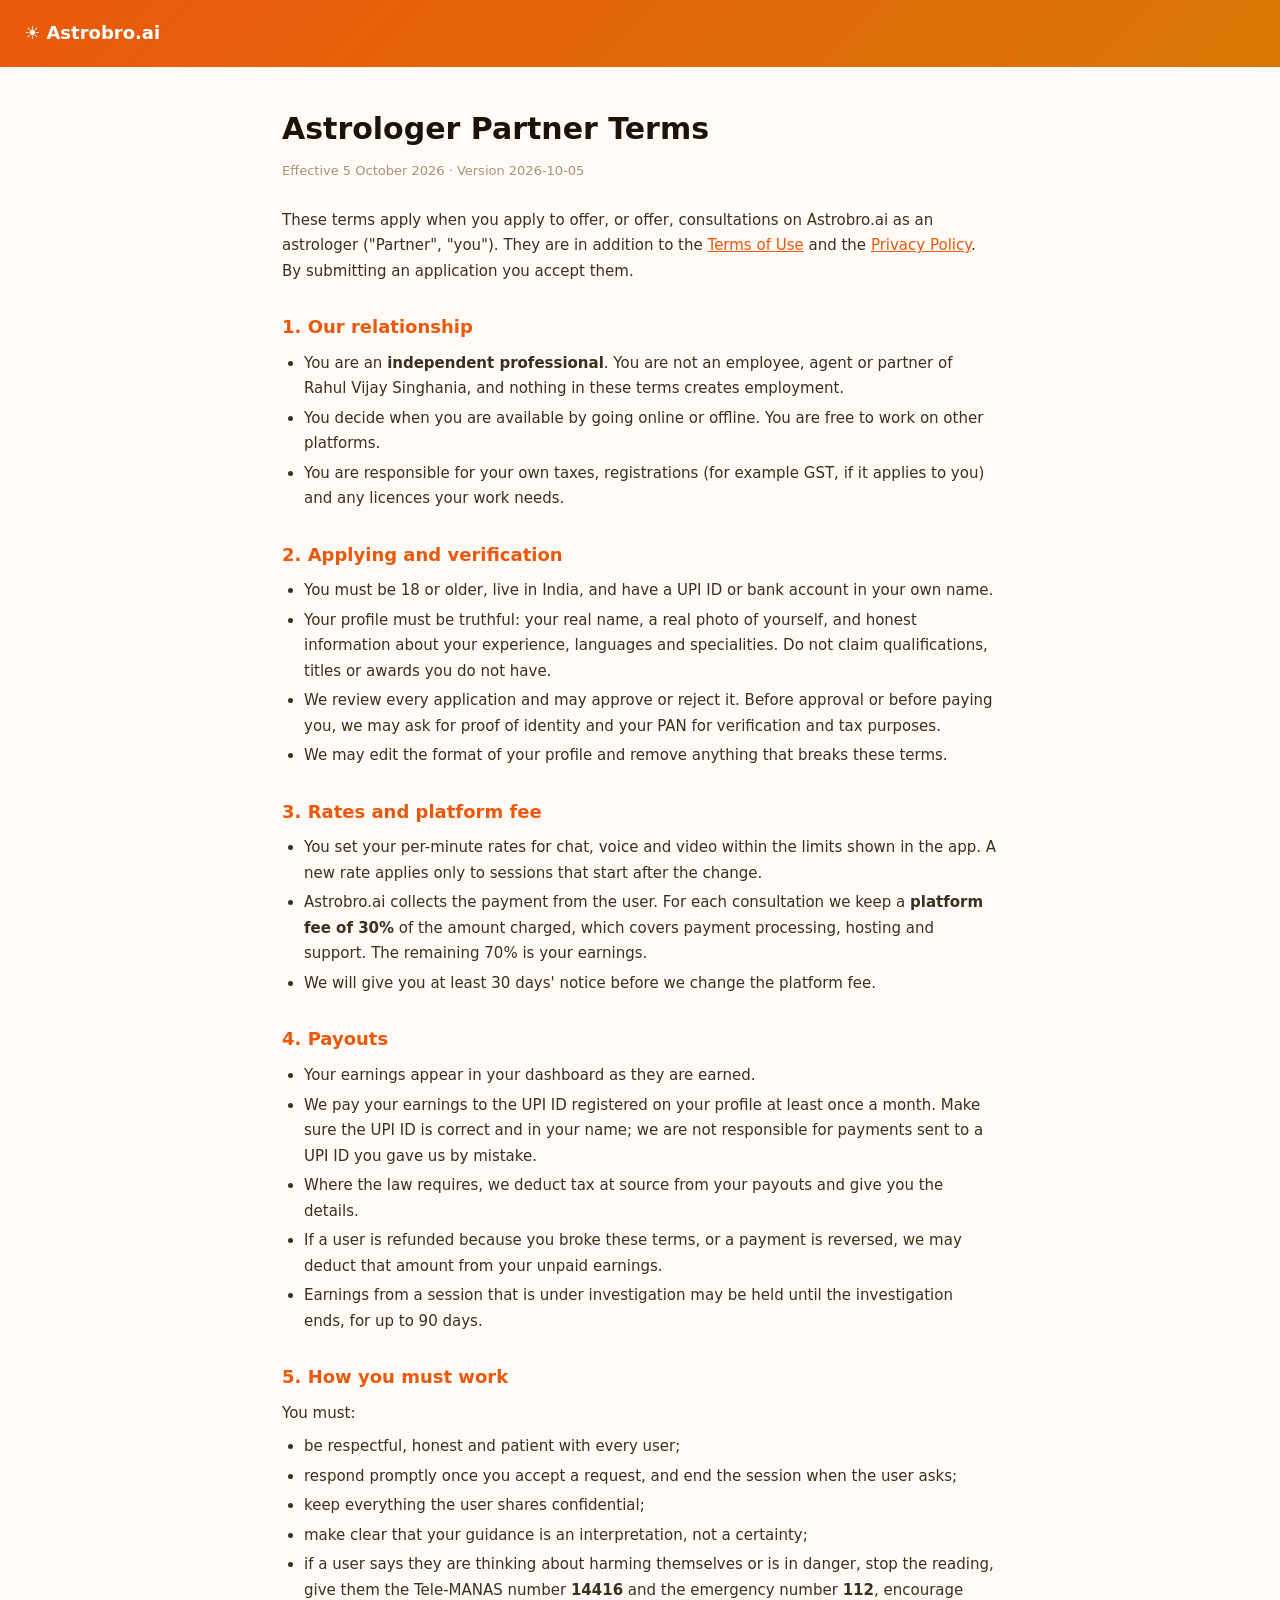
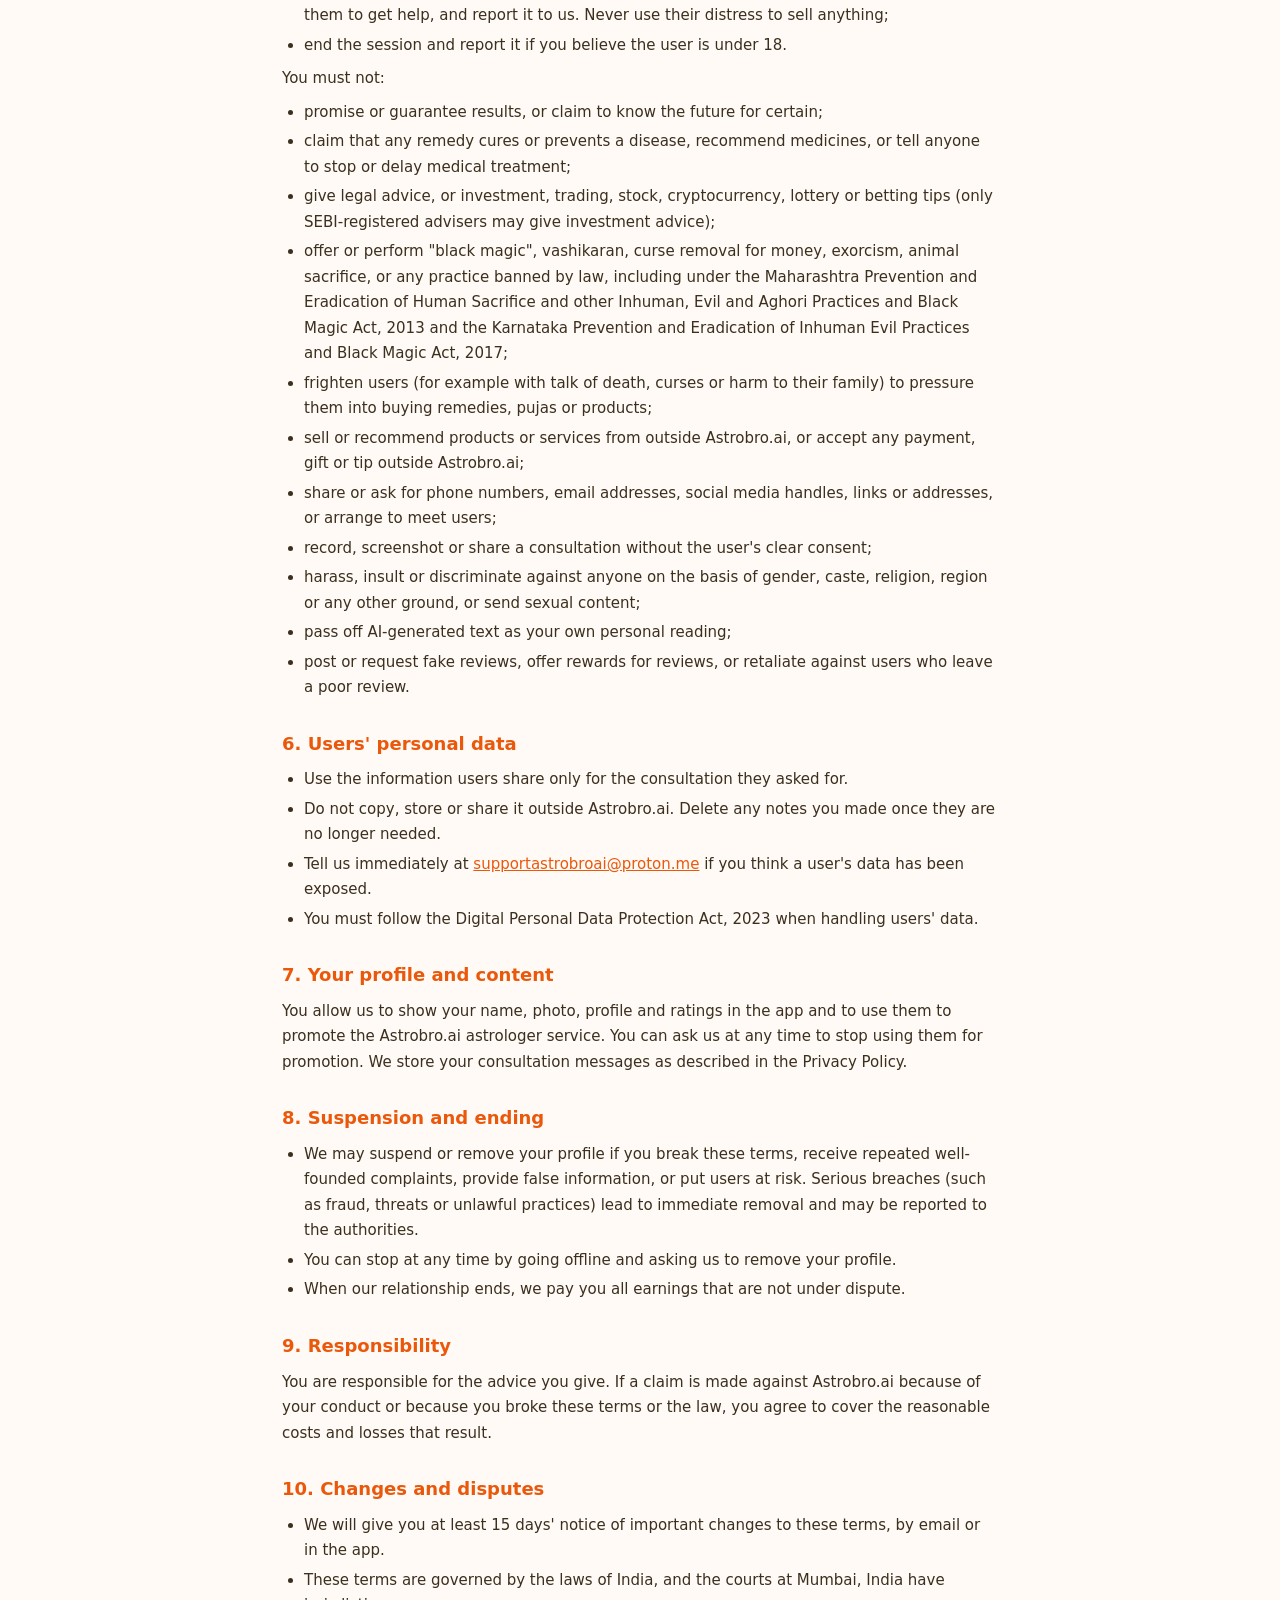
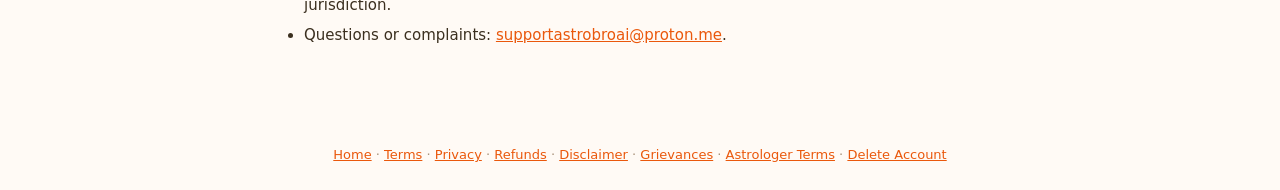
<file: astrologer-terms.html>
<!DOCTYPE html>
<!-- Generated by astrobro_flutter/tool/build_legal_site.py from assets/legal/astrologer-terms.md. Edit the Markdown, not this file. -->
<html lang="en">
<head>
<meta charset="UTF-8"><meta name="viewport" content="width=device-width, initial-scale=1.0">
<title>Astrologer Partner Terms — Astrobro.ai</title>
<link rel="stylesheet" href="legal.css">
</head>
<body>
<header><a href="index.html">☀️ Astrobro.ai</a></header>
<main>
<h1>Astrologer Partner Terms</h1>
<p class="updated">Effective 5 October 2026 · Version 2026-10-05</p>
<p>These terms apply when you apply to offer, or offer, consultations on Astrobro.ai as an astrologer (&quot;Partner&quot;, &quot;you&quot;). They are in addition to the <a href="terms.html">Terms of Use</a> and the <a href="privacy.html">Privacy Policy</a>. By submitting an application you accept them.</p>
<h2>1. Our relationship</h2>
<ul>
<li>You are an <b>independent professional</b>. You are not an employee, agent or partner of Rahul Vijay Singhania, and nothing in these terms creates employment.
</li>
<li>You decide when you are available by going online or offline. You are free to work on other platforms.
</li>
<li>You are responsible for your own taxes, registrations (for example GST, if it applies to you) and any licences your work needs.
</li></ul>
<h2>2. Applying and verification</h2>
<ul>
<li>You must be 18 or older, live in India, and have a UPI ID or bank account in your own name.
</li>
<li>Your profile must be truthful: your real name, a real photo of yourself, and honest information about your experience, languages and specialities. Do not claim qualifications, titles or awards you do not have.
</li>
<li>We review every application and may approve or reject it. Before approval or before paying you, we may ask for proof of identity and your PAN for verification and tax purposes.
</li>
<li>We may edit the format of your profile and remove anything that breaks these terms.
</li></ul>
<h2>3. Rates and platform fee</h2>
<ul>
<li>You set your per-minute rates for chat, voice and video within the limits shown in the app. A new rate applies only to sessions that start after the change.
</li>
<li>Astrobro.ai collects the payment from the user. For each consultation we keep a <b>platform fee of 30%</b> of the amount charged, which covers payment processing, hosting and support. The remaining 70% is your earnings.
</li>
<li>We will give you at least 30 days&#x27; notice before we change the platform fee.
</li></ul>
<h2>4. Payouts</h2>
<ul>
<li>Your earnings appear in your dashboard as they are earned.
</li>
<li>We pay your earnings to the UPI ID registered on your profile at least once a month. Make sure the UPI ID is correct and in your name; we are not responsible for payments sent to a UPI ID you gave us by mistake.
</li>
<li>Where the law requires, we deduct tax at source from your payouts and give you the details.
</li>
<li>If a user is refunded because you broke these terms, or a payment is reversed, we may deduct that amount from your unpaid earnings.
</li>
<li>Earnings from a session that is under investigation may be held until the investigation ends, for up to 90 days.
</li></ul>
<h2>5. How you must work</h2>
<p>You must:</p>
<ul>
<li>be respectful, honest and patient with every user;
</li>
<li>respond promptly once you accept a request, and end the session when the user asks;
</li>
<li>keep everything the user shares confidential;
</li>
<li>make clear that your guidance is an interpretation, not a certainty;
</li>
<li>if a user says they are thinking about harming themselves or is in danger, stop the reading, give them the Tele-MANAS number <b>14416</b> and the emergency number <b>112</b>, encourage them to get help, and report it to us. Never use their distress to sell anything;
</li>
<li>end the session and report it if you believe the user is under 18.
</li></ul>
<p>You must not:</p>
<ul>
<li>promise or guarantee results, or claim to know the future for certain;
</li>
<li>claim that any remedy cures or prevents a disease, recommend medicines, or tell anyone to stop or delay medical treatment;
</li>
<li>give legal advice, or investment, trading, stock, cryptocurrency, lottery or betting tips (only SEBI-registered advisers may give investment advice);
</li>
<li>offer or perform &quot;black magic&quot;, vashikaran, curse removal for money, exorcism, animal sacrifice, or any practice banned by law, including under the Maharashtra Prevention and Eradication of Human Sacrifice and other Inhuman, Evil and Aghori Practices and Black Magic Act, 2013 and the Karnataka Prevention and Eradication of Inhuman Evil Practices and Black Magic Act, 2017;
</li>
<li>frighten users (for example with talk of death, curses or harm to their family) to pressure them into buying remedies, pujas or products;
</li>
<li>sell or recommend products or services from outside Astrobro.ai, or accept any payment, gift or tip outside Astrobro.ai;
</li>
<li>share or ask for phone numbers, email addresses, social media handles, links or addresses, or arrange to meet users;
</li>
<li>record, screenshot or share a consultation without the user&#x27;s clear consent;
</li>
<li>harass, insult or discriminate against anyone on the basis of gender, caste, religion, region or any other ground, or send sexual content;
</li>
<li>pass off AI-generated text as your own personal reading;
</li>
<li>post or request fake reviews, offer rewards for reviews, or retaliate against users who leave a poor review.
</li></ul>
<h2>6. Users&#x27; personal data</h2>
<ul>
<li>Use the information users share only for the consultation they asked for.
</li>
<li>Do not copy, store or share it outside Astrobro.ai. Delete any notes you made once they are no longer needed.
</li>
<li>Tell us immediately at <a href="mailto:supportastrobroai@proton.me">supportastrobroai@proton.me</a> if you think a user&#x27;s data has been exposed.
</li>
<li>You must follow the Digital Personal Data Protection Act, 2023 when handling users&#x27; data.
</li></ul>
<h2>7. Your profile and content</h2>
<p>You allow us to show your name, photo, profile and ratings in the app and to use them to promote the Astrobro.ai astrologer service. You can ask us at any time to stop using them for promotion. We store your consultation messages as described in the Privacy Policy.</p>
<h2>8. Suspension and ending</h2>
<ul>
<li>We may suspend or remove your profile if you break these terms, receive repeated well-founded complaints, provide false information, or put users at risk. Serious breaches (such as fraud, threats or unlawful practices) lead to immediate removal and may be reported to the authorities.
</li>
<li>You can stop at any time by going offline and asking us to remove your profile.
</li>
<li>When our relationship ends, we pay you all earnings that are not under dispute.
</li></ul>
<h2>9. Responsibility</h2>
<p>You are responsible for the advice you give. If a claim is made against Astrobro.ai because of your conduct or because you broke these terms or the law, you agree to cover the reasonable costs and losses that result.</p>
<h2>10. Changes and disputes</h2>
<ul>
<li>We will give you at least 15 days&#x27; notice of important changes to these terms, by email or in the app.
</li>
<li>These terms are governed by the laws of India, and the courts at Mumbai, India have jurisdiction.
</li>
<li>Questions or complaints: <a href="mailto:supportastrobroai@proton.me">supportastrobroai@proton.me</a>.
</li></ul>
</main>
<footer><a href="index.html">Home</a> · <a href="terms.html">Terms</a> · <a href="privacy.html">Privacy</a> · <a href="refund.html">Refunds</a> · <a href="disclaimer.html">Disclaimer</a> · <a href="grievance.html">Grievances</a> · <a href="astrologer-terms.html">Astrologer Terms</a> · <a href="delete-account.html">Delete Account</a></footer>
</body>
</html>
</file>
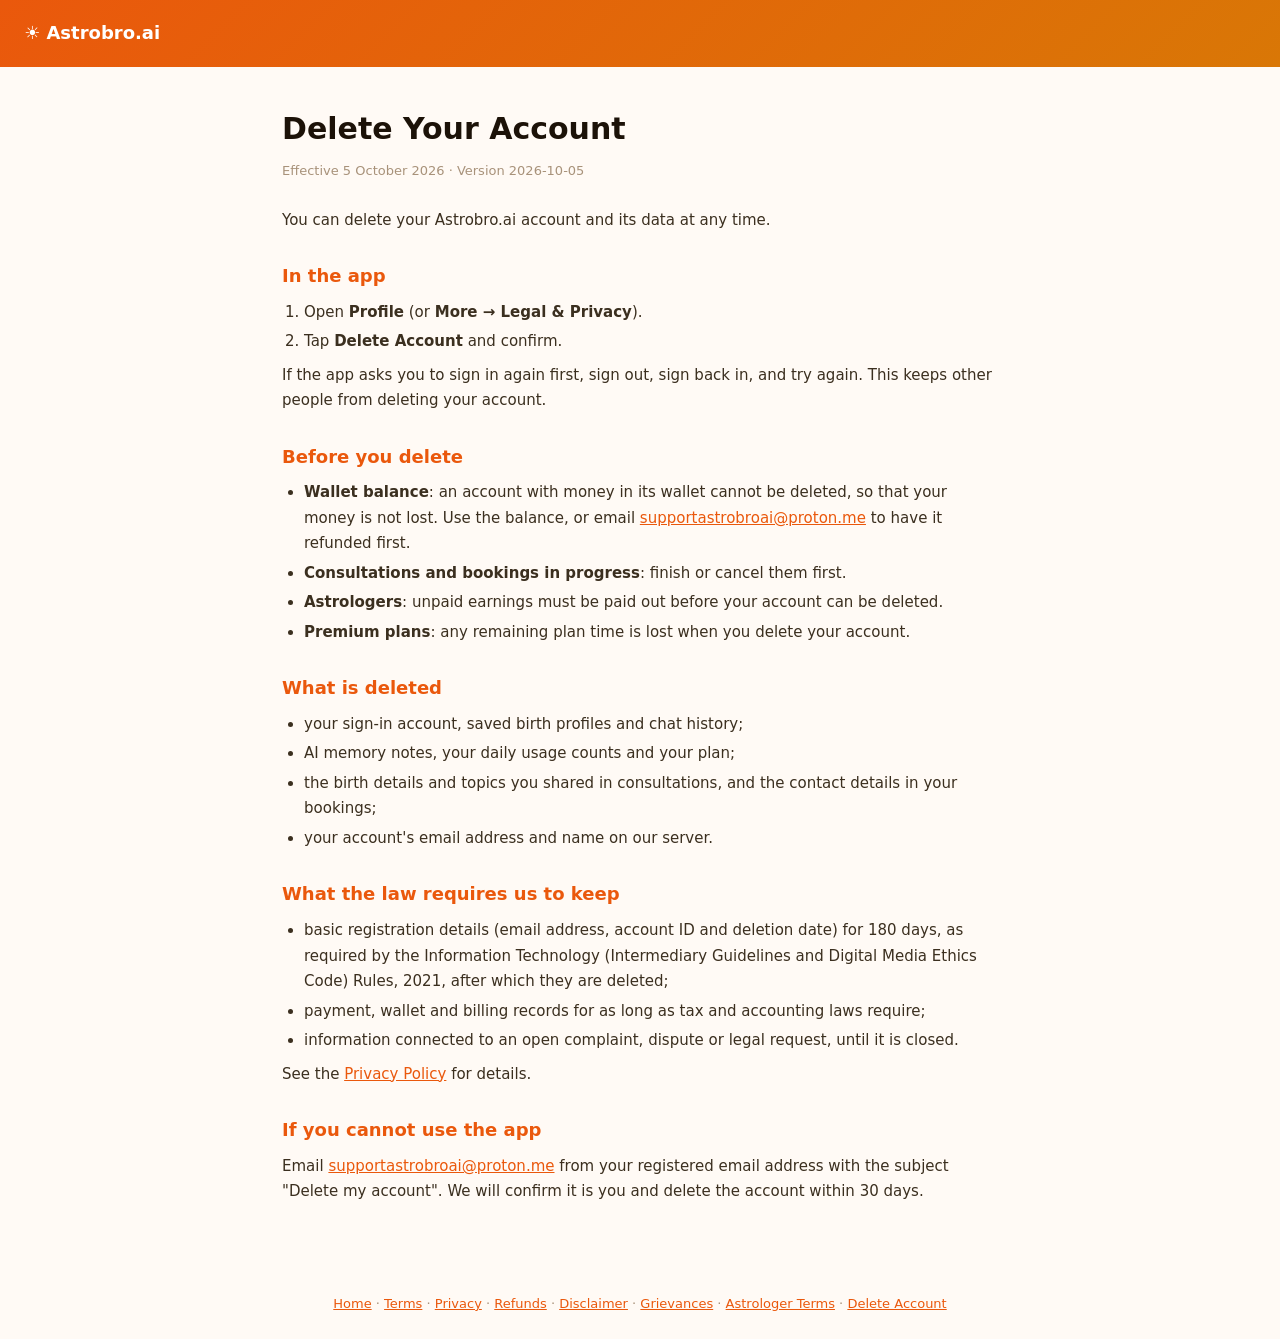
<file: delete-account.html>
<!DOCTYPE html>
<!-- Generated by astrobro_flutter/tool/build_legal_site.py from assets/legal/delete-account.md. Edit the Markdown, not this file. -->
<html lang="en">
<head>
<meta charset="UTF-8"><meta name="viewport" content="width=device-width, initial-scale=1.0">
<title>Delete Your Account — Astrobro.ai</title>
<link rel="stylesheet" href="legal.css">
</head>
<body>
<header><a href="index.html">☀️ Astrobro.ai</a></header>
<main>
<h1>Delete Your Account</h1>
<p class="updated">Effective 5 October 2026 · Version 2026-10-05</p>
<p>You can delete your Astrobro.ai account and its data at any time.</p>
<h2>In the app</h2>
<ol>
<li>Open <b>Profile</b> (or <b>More → Legal &amp; Privacy</b>).
</li>
<li>Tap <b>Delete Account</b> and confirm.
</li></ol>
<p>If the app asks you to sign in again first, sign out, sign back in, and try again. This keeps other people from deleting your account.</p>
<h2>Before you delete</h2>
<ul>
<li><b>Wallet balance</b>: an account with money in its wallet cannot be deleted, so that your money is not lost. Use the balance, or email <a href="mailto:supportastrobroai@proton.me">supportastrobroai@proton.me</a> to have it refunded first.
</li>
<li><b>Consultations and bookings in progress</b>: finish or cancel them first.
</li>
<li><b>Astrologers</b>: unpaid earnings must be paid out before your account can be deleted.
</li>
<li><b>Premium plans</b>: any remaining plan time is lost when you delete your account.
</li></ul>
<h2>What is deleted</h2>
<ul>
<li>your sign-in account, saved birth profiles and chat history;
</li>
<li>AI memory notes, your daily usage counts and your plan;
</li>
<li>the birth details and topics you shared in consultations, and the contact details in your bookings;
</li>
<li>your account&#x27;s email address and name on our server.
</li></ul>
<h2>What the law requires us to keep</h2>
<ul>
<li>basic registration details (email address, account ID and deletion date) for 180 days, as required by the Information Technology (Intermediary Guidelines and Digital Media Ethics Code) Rules, 2021, after which they are deleted;
</li>
<li>payment, wallet and billing records for as long as tax and accounting laws require;
</li>
<li>information connected to an open complaint, dispute or legal request, until it is closed.
</li></ul>
<p>See the <a href="privacy.html">Privacy Policy</a> for details.</p>
<h2>If you cannot use the app</h2>
<p>Email <a href="mailto:supportastrobroai@proton.me">supportastrobroai@proton.me</a> from your registered email address with the subject &quot;Delete my account&quot;. We will confirm it is you and delete the account within 30 days.</p>
</main>
<footer><a href="index.html">Home</a> · <a href="terms.html">Terms</a> · <a href="privacy.html">Privacy</a> · <a href="refund.html">Refunds</a> · <a href="disclaimer.html">Disclaimer</a> · <a href="grievance.html">Grievances</a> · <a href="astrologer-terms.html">Astrologer Terms</a> · <a href="delete-account.html">Delete Account</a></footer>
</body>
</html>
</file>
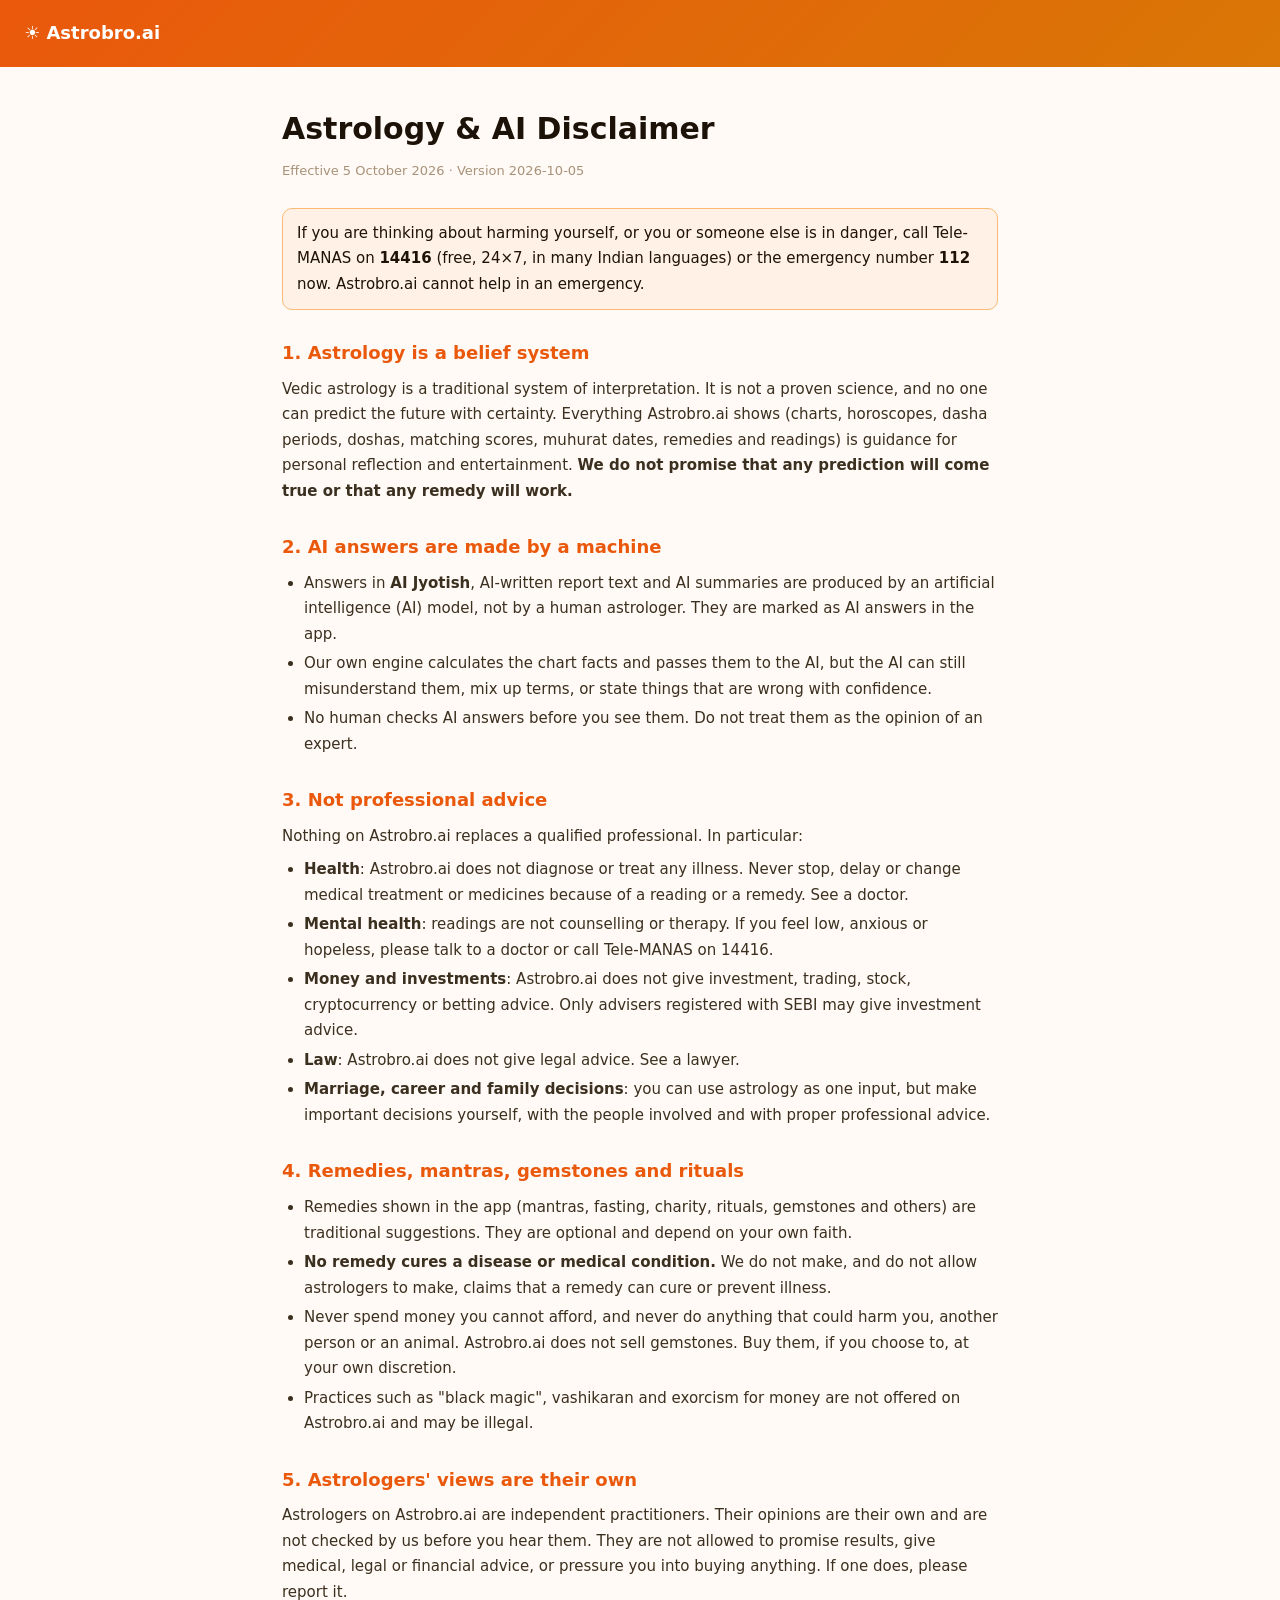
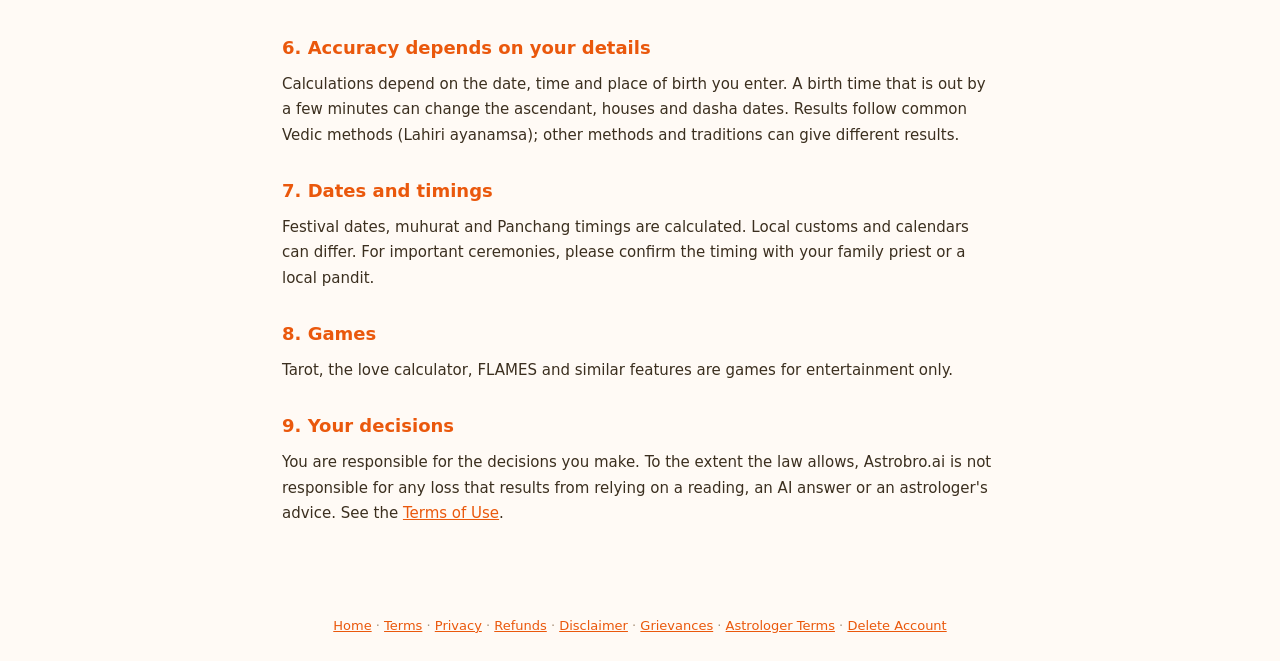
<file: disclaimer.html>
<!DOCTYPE html>
<!-- Generated by astrobro_flutter/tool/build_legal_site.py from assets/legal/disclaimer.md. Edit the Markdown, not this file. -->
<html lang="en">
<head>
<meta charset="UTF-8"><meta name="viewport" content="width=device-width, initial-scale=1.0">
<title>Astrology &amp; AI Disclaimer — Astrobro.ai</title>
<link rel="stylesheet" href="legal.css">
</head>
<body>
<header><a href="index.html">☀️ Astrobro.ai</a></header>
<main>
<h1>Astrology &amp; AI Disclaimer</h1>
<p class="updated">Effective 5 October 2026 · Version 2026-10-05</p>
<div class="note">If you are thinking about harming yourself, or you or someone else is in danger, call Tele-MANAS on <b>14416</b> (free, 24×7, in many Indian languages) or the emergency number <b>112</b> now. Astrobro.ai cannot help in an emergency.</div>
<h2>1. Astrology is a belief system</h2>
<p>Vedic astrology is a traditional system of interpretation. It is not a proven science, and no one can predict the future with certainty. Everything Astrobro.ai shows (charts, horoscopes, dasha periods, doshas, matching scores, muhurat dates, remedies and readings) is guidance for personal reflection and entertainment. <b>We do not promise that any prediction will come true or that any remedy will work.</b></p>
<h2>2. AI answers are made by a machine</h2>
<ul>
<li>Answers in <b>AI Jyotish</b>, AI-written report text and AI summaries are produced by an artificial intelligence (AI) model, not by a human astrologer. They are marked as AI answers in the app.
</li>
<li>Our own engine calculates the chart facts and passes them to the AI, but the AI can still misunderstand them, mix up terms, or state things that are wrong with confidence.
</li>
<li>No human checks AI answers before you see them. Do not treat them as the opinion of an expert.
</li></ul>
<h2>3. Not professional advice</h2>
<p>Nothing on Astrobro.ai replaces a qualified professional. In particular:</p>
<ul>
<li><b>Health</b>: Astrobro.ai does not diagnose or treat any illness. Never stop, delay or change medical treatment or medicines because of a reading or a remedy. See a doctor.
</li>
<li><b>Mental health</b>: readings are not counselling or therapy. If you feel low, anxious or hopeless, please talk to a doctor or call Tele-MANAS on 14416.
</li>
<li><b>Money and investments</b>: Astrobro.ai does not give investment, trading, stock, cryptocurrency or betting advice. Only advisers registered with SEBI may give investment advice.
</li>
<li><b>Law</b>: Astrobro.ai does not give legal advice. See a lawyer.
</li>
<li><b>Marriage, career and family decisions</b>: you can use astrology as one input, but make important decisions yourself, with the people involved and with proper professional advice.
</li></ul>
<h2>4. Remedies, mantras, gemstones and rituals</h2>
<ul>
<li>Remedies shown in the app (mantras, fasting, charity, rituals, gemstones and others) are traditional suggestions. They are optional and depend on your own faith.
</li>
<li><b>No remedy cures a disease or medical condition.</b> We do not make, and do not allow astrologers to make, claims that a remedy can cure or prevent illness.
</li>
<li>Never spend money you cannot afford, and never do anything that could harm you, another person or an animal. Astrobro.ai does not sell gemstones. Buy them, if you choose to, at your own discretion.
</li>
<li>Practices such as &quot;black magic&quot;, vashikaran and exorcism for money are not offered on Astrobro.ai and may be illegal.
</li></ul>
<h2>5. Astrologers&#x27; views are their own</h2>
<p>Astrologers on Astrobro.ai are independent practitioners. Their opinions are their own and are not checked by us before you hear them. They are not allowed to promise results, give medical, legal or financial advice, or pressure you into buying anything. If one does, please report it.</p>
<h2>6. Accuracy depends on your details</h2>
<p>Calculations depend on the date, time and place of birth you enter. A birth time that is out by a few minutes can change the ascendant, houses and dasha dates. Results follow common Vedic methods (Lahiri ayanamsa); other methods and traditions can give different results.</p>
<h2>7. Dates and timings</h2>
<p>Festival dates, muhurat and Panchang timings are calculated. Local customs and calendars can differ. For important ceremonies, please confirm the timing with your family priest or a local pandit.</p>
<h2>8. Games</h2>
<p>Tarot, the love calculator, FLAMES and similar features are games for entertainment only.</p>
<h2>9. Your decisions</h2>
<p>You are responsible for the decisions you make. To the extent the law allows, Astrobro.ai is not responsible for any loss that results from relying on a reading, an AI answer or an astrologer&#x27;s advice. See the <a href="terms.html">Terms of Use</a>.</p>
</main>
<footer><a href="index.html">Home</a> · <a href="terms.html">Terms</a> · <a href="privacy.html">Privacy</a> · <a href="refund.html">Refunds</a> · <a href="disclaimer.html">Disclaimer</a> · <a href="grievance.html">Grievances</a> · <a href="astrologer-terms.html">Astrologer Terms</a> · <a href="delete-account.html">Delete Account</a></footer>
</body>
</html>
</file>
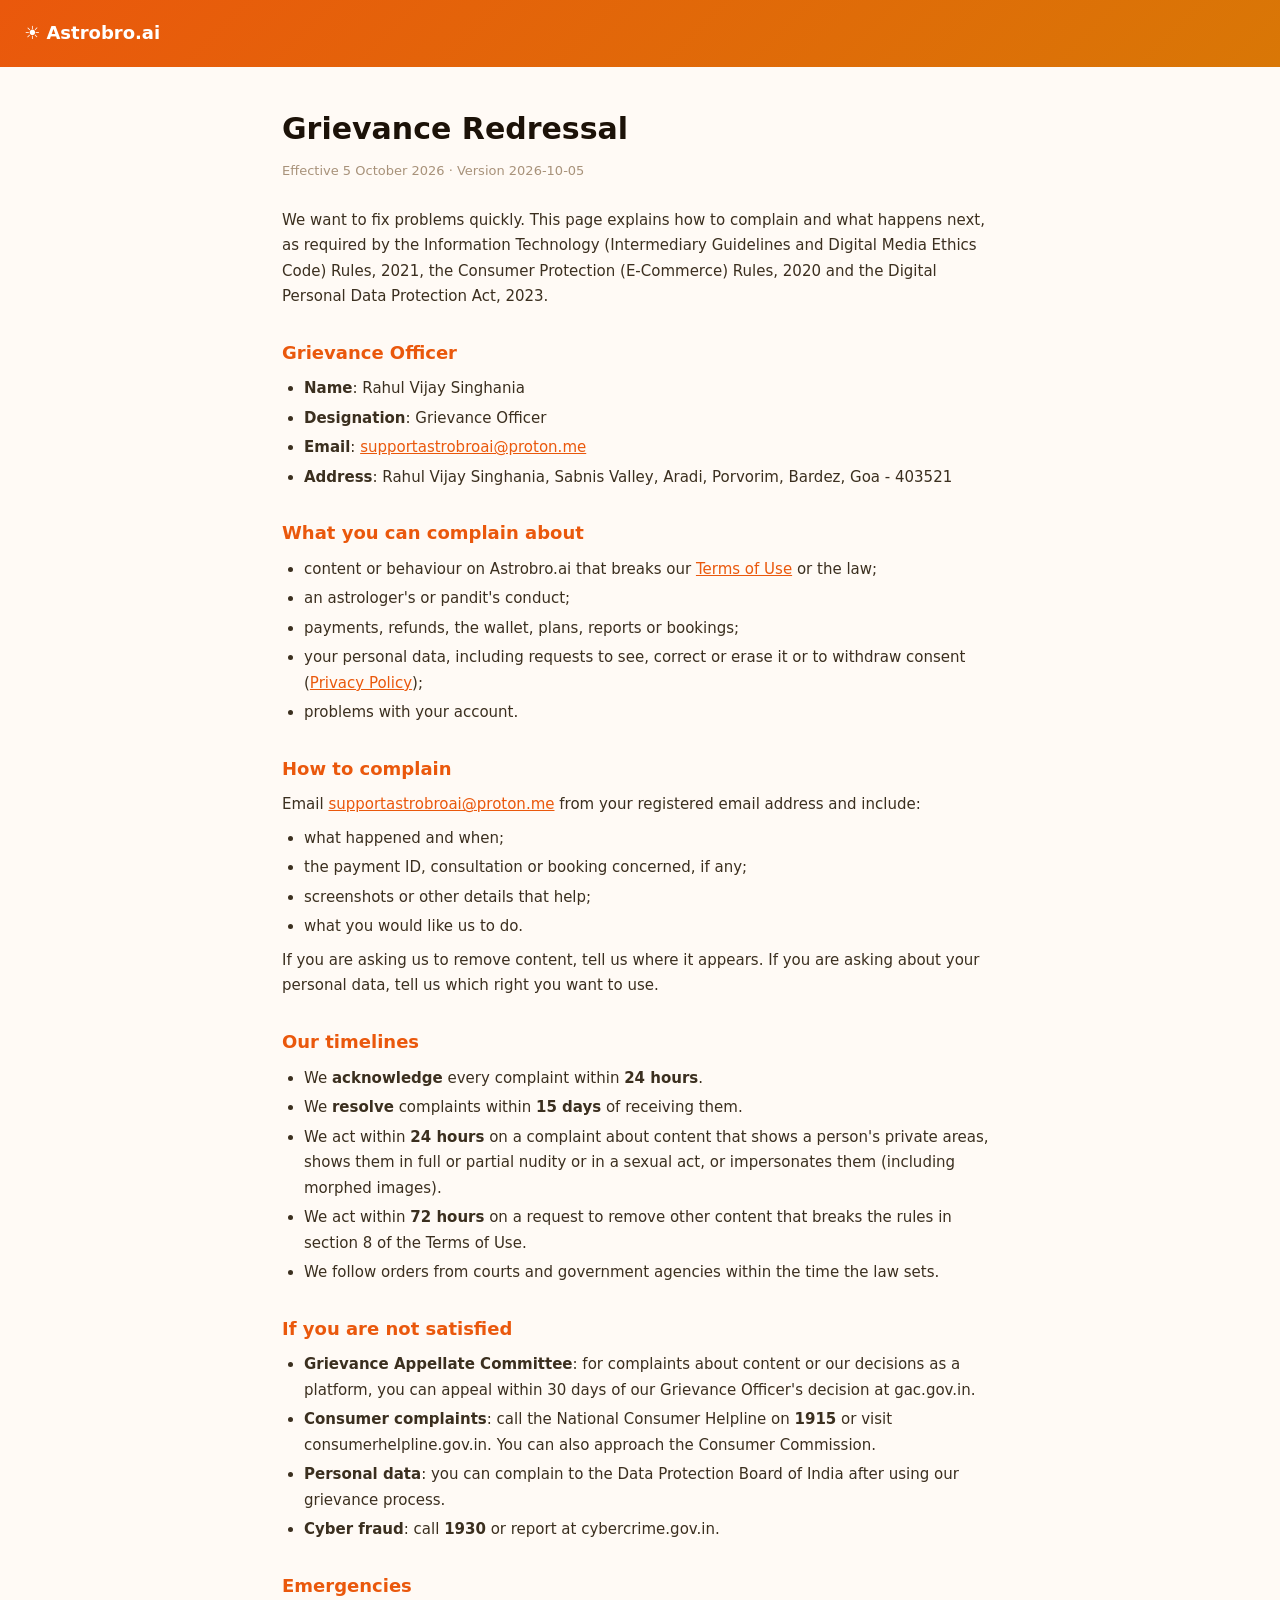
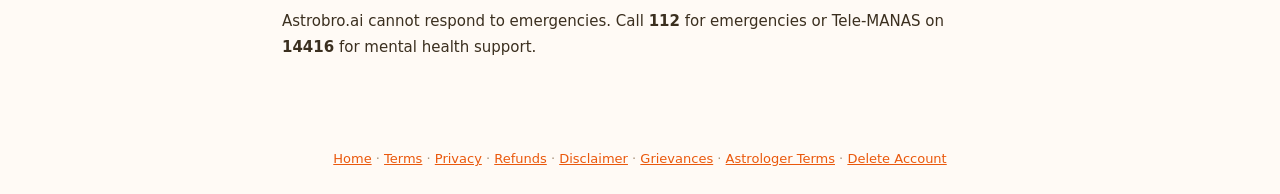
<file: grievance.html>
<!DOCTYPE html>
<!-- Generated by astrobro_flutter/tool/build_legal_site.py from assets/legal/grievance.md. Edit the Markdown, not this file. -->
<html lang="en">
<head>
<meta charset="UTF-8"><meta name="viewport" content="width=device-width, initial-scale=1.0">
<title>Grievance Redressal — Astrobro.ai</title>
<link rel="stylesheet" href="legal.css">
</head>
<body>
<header><a href="index.html">☀️ Astrobro.ai</a></header>
<main>
<h1>Grievance Redressal</h1>
<p class="updated">Effective 5 October 2026 · Version 2026-10-05</p>
<p>We want to fix problems quickly. This page explains how to complain and what happens next, as required by the Information Technology (Intermediary Guidelines and Digital Media Ethics Code) Rules, 2021, the Consumer Protection (E-Commerce) Rules, 2020 and the Digital Personal Data Protection Act, 2023.</p>
<h2>Grievance Officer</h2>
<ul>
<li><b>Name</b>: Rahul Vijay Singhania
</li>
<li><b>Designation</b>: Grievance Officer
</li>
<li><b>Email</b>: <a href="mailto:supportastrobroai@proton.me">supportastrobroai@proton.me</a>
</li>
<li><b>Address</b>: Rahul Vijay Singhania, Sabnis Valley, Aradi, Porvorim, Bardez, Goa - 403521
</li></ul>
<h2>What you can complain about</h2>
<ul>
<li>content or behaviour on Astrobro.ai that breaks our <a href="terms.html">Terms of Use</a> or the law;
</li>
<li>an astrologer&#x27;s or pandit&#x27;s conduct;
</li>
<li>payments, refunds, the wallet, plans, reports or bookings;
</li>
<li>your personal data, including requests to see, correct or erase it or to withdraw consent (<a href="privacy.html">Privacy Policy</a>);
</li>
<li>problems with your account.
</li></ul>
<h2>How to complain</h2>
<p>Email <a href="mailto:supportastrobroai@proton.me">supportastrobroai@proton.me</a> from your registered email address and include:</p>
<ul>
<li>what happened and when;
</li>
<li>the payment ID, consultation or booking concerned, if any;
</li>
<li>screenshots or other details that help;
</li>
<li>what you would like us to do.
</li></ul>
<p>If you are asking us to remove content, tell us where it appears. If you are asking about your personal data, tell us which right you want to use.</p>
<h2>Our timelines</h2>
<ul>
<li>We <b>acknowledge</b> every complaint within <b>24 hours</b>.
</li>
<li>We <b>resolve</b> complaints within <b>15 days</b> of receiving them.
</li>
<li>We act within <b>24 hours</b> on a complaint about content that shows a person&#x27;s private areas, shows them in full or partial nudity or in a sexual act, or impersonates them (including morphed images).
</li>
<li>We act within <b>72 hours</b> on a request to remove other content that breaks the rules in section 8 of the Terms of Use.
</li>
<li>We follow orders from courts and government agencies within the time the law sets.
</li></ul>
<h2>If you are not satisfied</h2>
<ul>
<li><b>Grievance Appellate Committee</b>: for complaints about content or our decisions as a platform, you can appeal within 30 days of our Grievance Officer&#x27;s decision at gac.gov.in.
</li>
<li><b>Consumer complaints</b>: call the National Consumer Helpline on <b>1915</b> or visit consumerhelpline.gov.in. You can also approach the Consumer Commission.
</li>
<li><b>Personal data</b>: you can complain to the Data Protection Board of India after using our grievance process.
</li>
<li><b>Cyber fraud</b>: call <b>1930</b> or report at cybercrime.gov.in.
</li></ul>
<h2>Emergencies</h2>
<p>Astrobro.ai cannot respond to emergencies. Call <b>112</b> for emergencies or Tele-MANAS on <b>14416</b> for mental health support.</p>
</main>
<footer><a href="index.html">Home</a> · <a href="terms.html">Terms</a> · <a href="privacy.html">Privacy</a> · <a href="refund.html">Refunds</a> · <a href="disclaimer.html">Disclaimer</a> · <a href="grievance.html">Grievances</a> · <a href="astrologer-terms.html">Astrologer Terms</a> · <a href="delete-account.html">Delete Account</a></footer>
</body>
</html>
</file>
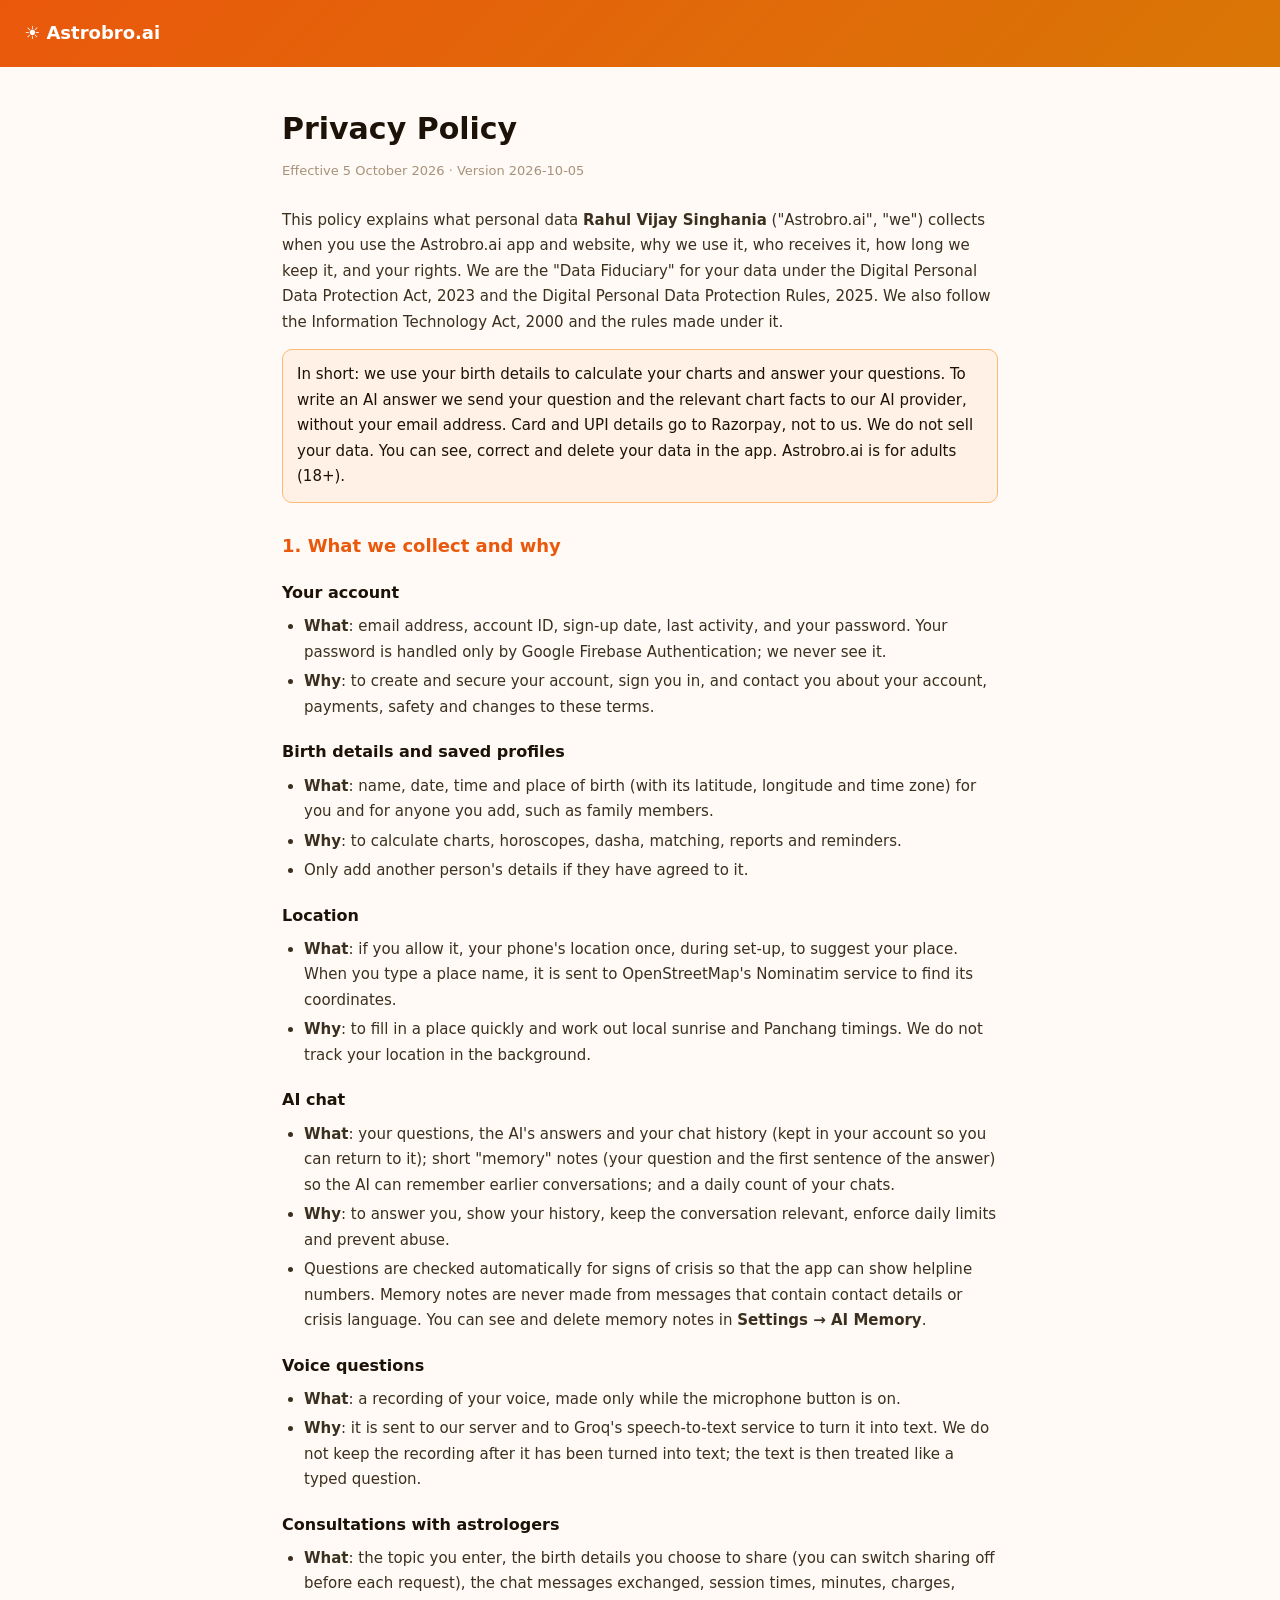
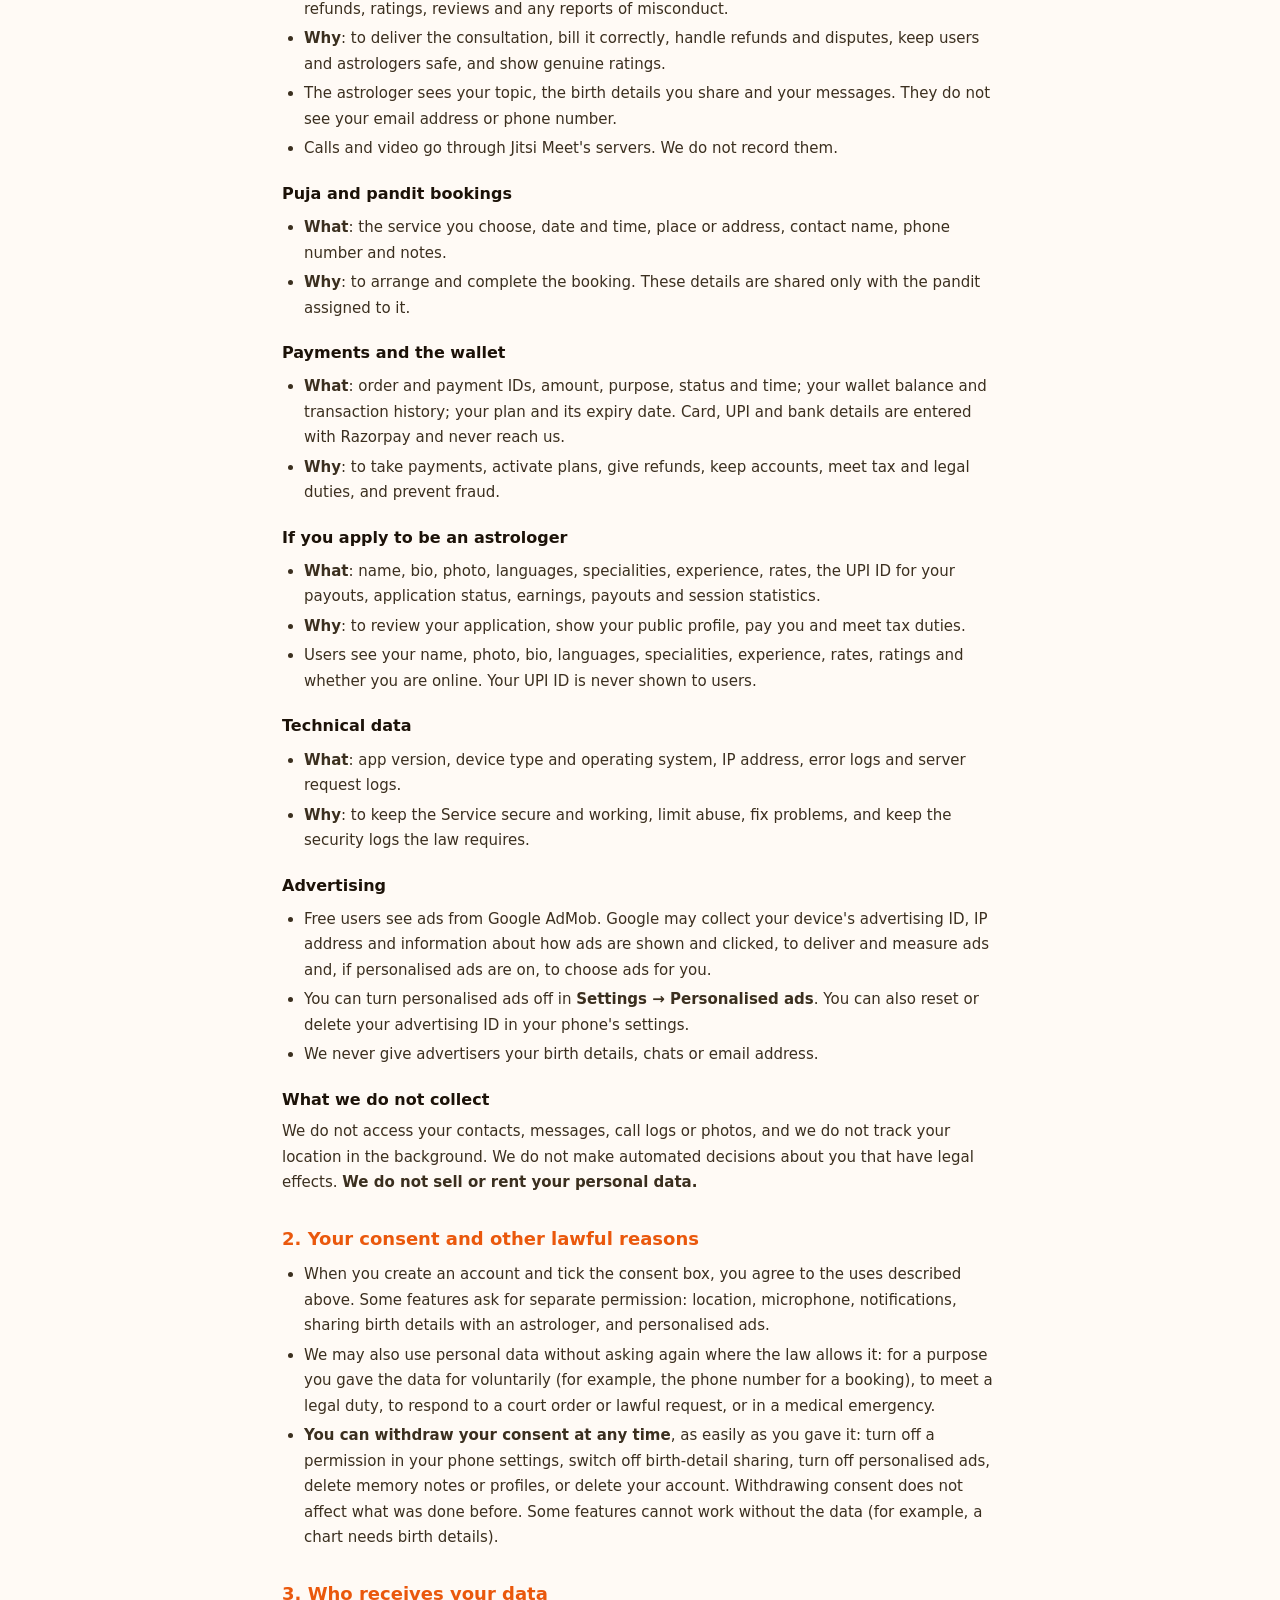
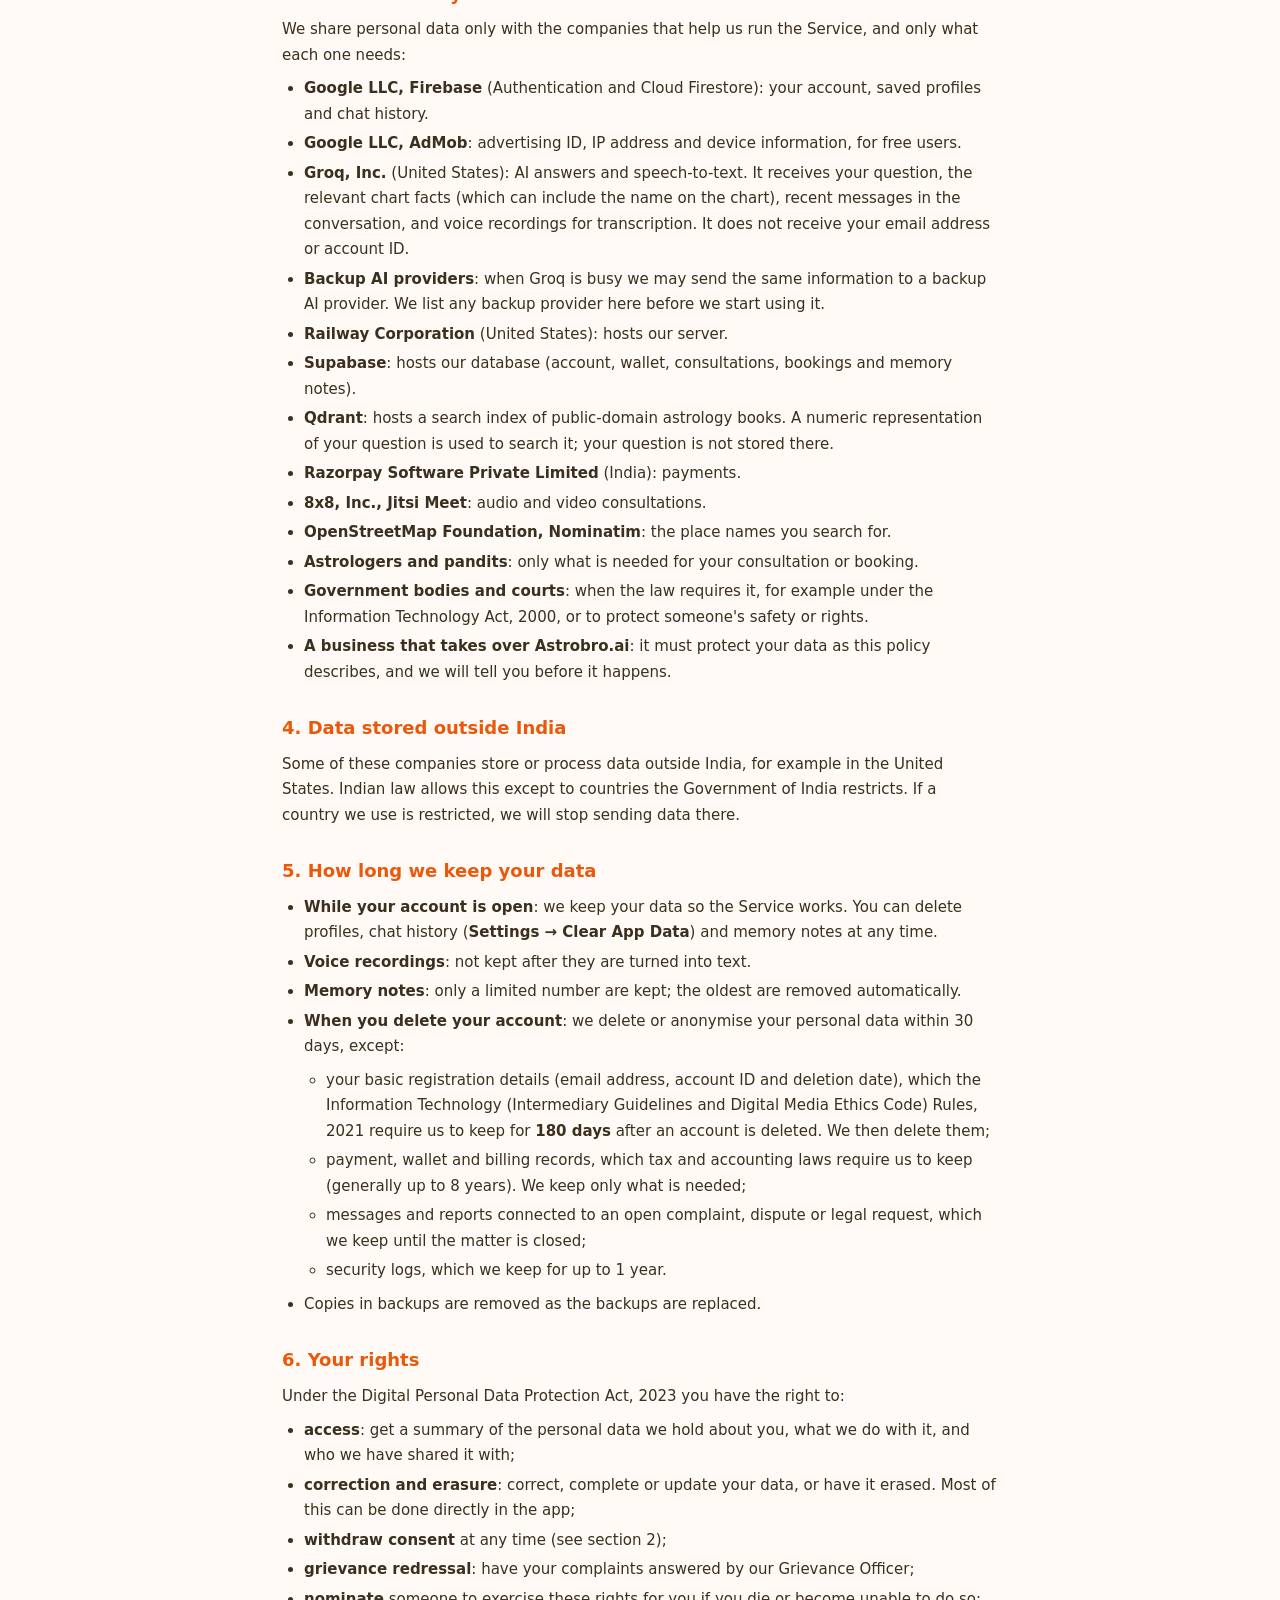
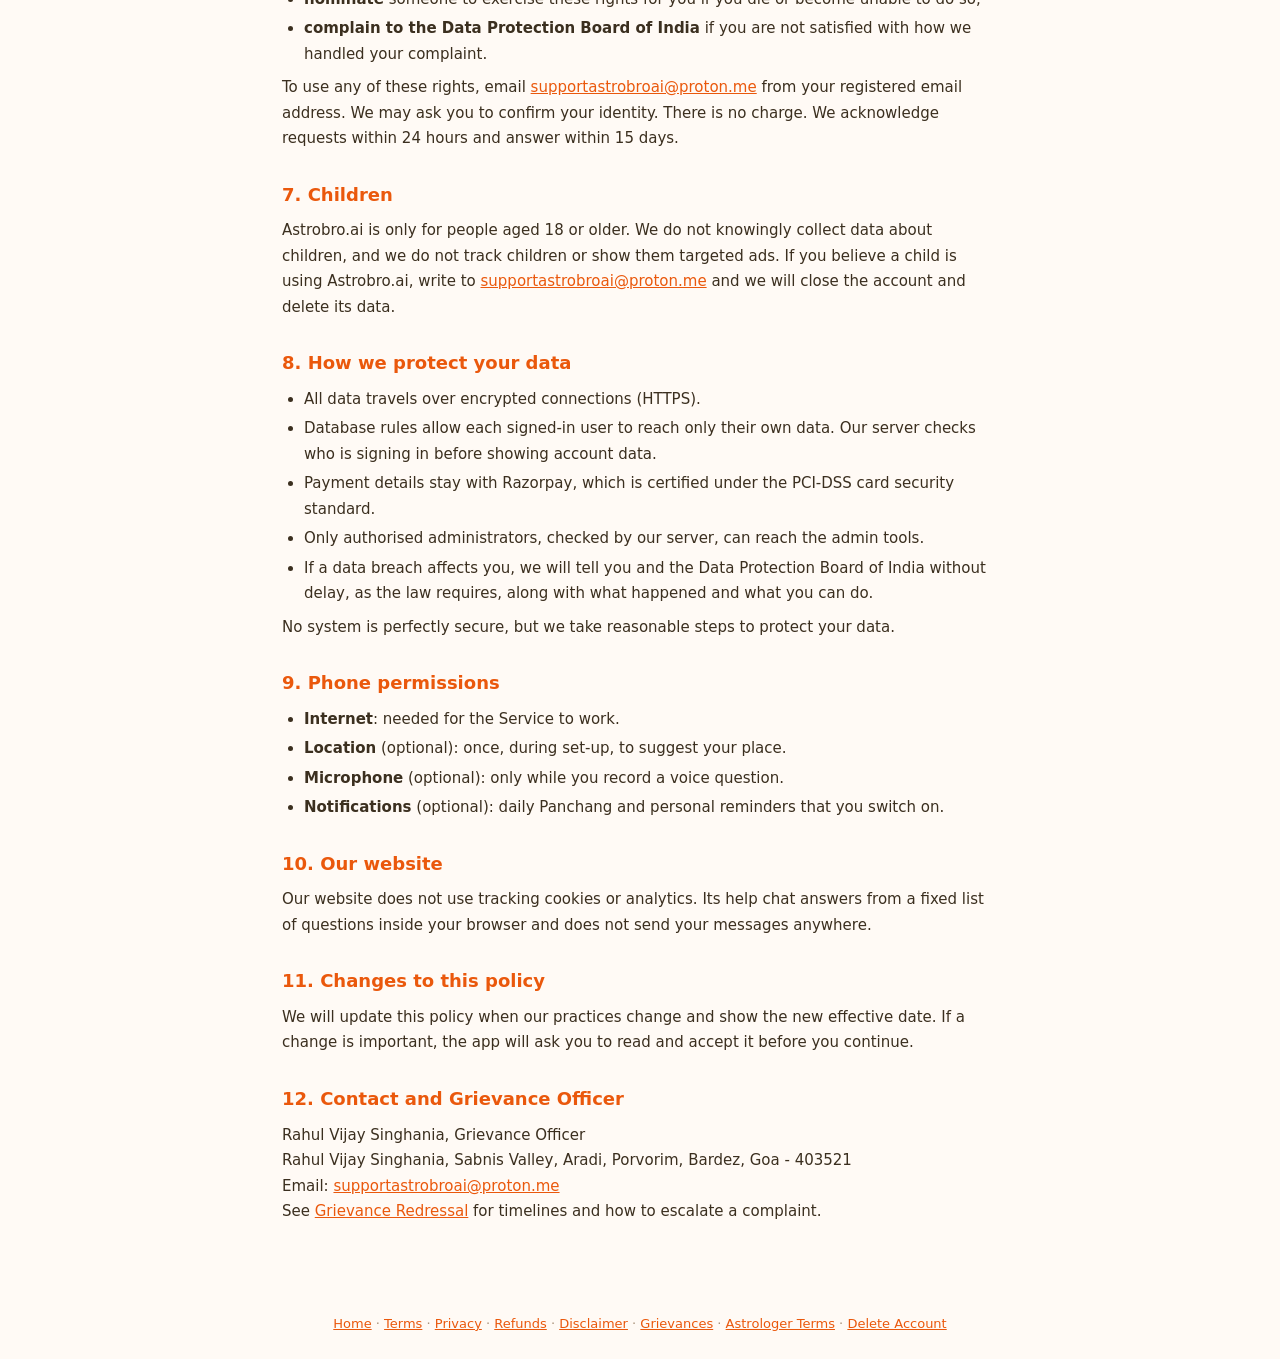
<file: privacy.html>
<!DOCTYPE html>
<!-- Generated by astrobro_flutter/tool/build_legal_site.py from assets/legal/privacy.md. Edit the Markdown, not this file. -->
<html lang="en">
<head>
<meta charset="UTF-8"><meta name="viewport" content="width=device-width, initial-scale=1.0">
<title>Privacy Policy — Astrobro.ai</title>
<link rel="stylesheet" href="legal.css">
</head>
<body>
<header><a href="index.html">☀️ Astrobro.ai</a></header>
<main>
<h1>Privacy Policy</h1>
<p class="updated">Effective 5 October 2026 · Version 2026-10-05</p>
<p>This policy explains what personal data <b>Rahul Vijay Singhania</b> (&quot;Astrobro.ai&quot;, &quot;we&quot;) collects when you use the Astrobro.ai app and website, why we use it, who receives it, how long we keep it, and your rights. We are the &quot;Data Fiduciary&quot; for your data under the Digital Personal Data Protection Act, 2023 and the Digital Personal Data Protection Rules, 2025. We also follow the Information Technology Act, 2000 and the rules made under it.</p>
<div class="note">In short: we use your birth details to calculate your charts and answer your questions. To write an AI answer we send your question and the relevant chart facts to our AI provider, without your email address. Card and UPI details go to Razorpay, not to us. We do not sell your data. You can see, correct and delete your data in the app. Astrobro.ai is for adults (18+).</div>
<h2>1. What we collect and why</h2>
<h3>Your account</h3>
<ul>
<li><b>What</b>: email address, account ID, sign-up date, last activity, and your password. Your password is handled only by Google Firebase Authentication; we never see it.
</li>
<li><b>Why</b>: to create and secure your account, sign you in, and contact you about your account, payments, safety and changes to these terms.
</li></ul>
<h3>Birth details and saved profiles</h3>
<ul>
<li><b>What</b>: name, date, time and place of birth (with its latitude, longitude and time zone) for you and for anyone you add, such as family members.
</li>
<li><b>Why</b>: to calculate charts, horoscopes, dasha, matching, reports and reminders.
</li>
<li>Only add another person&#x27;s details if they have agreed to it.
</li></ul>
<h3>Location</h3>
<ul>
<li><b>What</b>: if you allow it, your phone&#x27;s location once, during set-up, to suggest your place. When you type a place name, it is sent to OpenStreetMap&#x27;s Nominatim service to find its coordinates.
</li>
<li><b>Why</b>: to fill in a place quickly and work out local sunrise and Panchang timings. We do not track your location in the background.
</li></ul>
<h3>AI chat</h3>
<ul>
<li><b>What</b>: your questions, the AI&#x27;s answers and your chat history (kept in your account so you can return to it); short &quot;memory&quot; notes (your question and the first sentence of the answer) so the AI can remember earlier conversations; and a daily count of your chats.
</li>
<li><b>Why</b>: to answer you, show your history, keep the conversation relevant, enforce daily limits and prevent abuse.
</li>
<li>Questions are checked automatically for signs of crisis so that the app can show helpline numbers. Memory notes are never made from messages that contain contact details or crisis language. You can see and delete memory notes in <b>Settings → AI Memory</b>.
</li></ul>
<h3>Voice questions</h3>
<ul>
<li><b>What</b>: a recording of your voice, made only while the microphone button is on.
</li>
<li><b>Why</b>: it is sent to our server and to Groq&#x27;s speech-to-text service to turn it into text. We do not keep the recording after it has been turned into text; the text is then treated like a typed question.
</li></ul>
<h3>Consultations with astrologers</h3>
<ul>
<li><b>What</b>: the topic you enter, the birth details you choose to share (you can switch sharing off before each request), the chat messages exchanged, session times, minutes, charges, refunds, ratings, reviews and any reports of misconduct.
</li>
<li><b>Why</b>: to deliver the consultation, bill it correctly, handle refunds and disputes, keep users and astrologers safe, and show genuine ratings.
</li>
<li>The astrologer sees your topic, the birth details you share and your messages. They do not see your email address or phone number.
</li>
<li>Calls and video go through Jitsi Meet&#x27;s servers. We do not record them.
</li></ul>
<h3>Puja and pandit bookings</h3>
<ul>
<li><b>What</b>: the service you choose, date and time, place or address, contact name, phone number and notes.
</li>
<li><b>Why</b>: to arrange and complete the booking. These details are shared only with the pandit assigned to it.
</li></ul>
<h3>Payments and the wallet</h3>
<ul>
<li><b>What</b>: order and payment IDs, amount, purpose, status and time; your wallet balance and transaction history; your plan and its expiry date. Card, UPI and bank details are entered with Razorpay and never reach us.
</li>
<li><b>Why</b>: to take payments, activate plans, give refunds, keep accounts, meet tax and legal duties, and prevent fraud.
</li></ul>
<h3>If you apply to be an astrologer</h3>
<ul>
<li><b>What</b>: name, bio, photo, languages, specialities, experience, rates, the UPI ID for your payouts, application status, earnings, payouts and session statistics.
</li>
<li><b>Why</b>: to review your application, show your public profile, pay you and meet tax duties.
</li>
<li>Users see your name, photo, bio, languages, specialities, experience, rates, ratings and whether you are online. Your UPI ID is never shown to users.
</li></ul>
<h3>Technical data</h3>
<ul>
<li><b>What</b>: app version, device type and operating system, IP address, error logs and server request logs.
</li>
<li><b>Why</b>: to keep the Service secure and working, limit abuse, fix problems, and keep the security logs the law requires.
</li></ul>
<h3>Advertising</h3>
<ul>
<li>Free users see ads from Google AdMob. Google may collect your device&#x27;s advertising ID, IP address and information about how ads are shown and clicked, to deliver and measure ads and, if personalised ads are on, to choose ads for you.
</li>
<li>You can turn personalised ads off in <b>Settings → Personalised ads</b>. You can also reset or delete your advertising ID in your phone&#x27;s settings.
</li>
<li>We never give advertisers your birth details, chats or email address.
</li></ul>
<h3>What we do not collect</h3>
<p>We do not access your contacts, messages, call logs or photos, and we do not track your location in the background. We do not make automated decisions about you that have legal effects. <b>We do not sell or rent your personal data.</b></p>
<h2>2. Your consent and other lawful reasons</h2>
<ul>
<li>When you create an account and tick the consent box, you agree to the uses described above. Some features ask for separate permission: location, microphone, notifications, sharing birth details with an astrologer, and personalised ads.
</li>
<li>We may also use personal data without asking again where the law allows it: for a purpose you gave the data for voluntarily (for example, the phone number for a booking), to meet a legal duty, to respond to a court order or lawful request, or in a medical emergency.
</li>
<li><b>You can withdraw your consent at any time</b>, as easily as you gave it: turn off a permission in your phone settings, switch off birth-detail sharing, turn off personalised ads, delete memory notes or profiles, or delete your account. Withdrawing consent does not affect what was done before. Some features cannot work without the data (for example, a chart needs birth details).
</li></ul>
<h2>3. Who receives your data</h2>
<p>We share personal data only with the companies that help us run the Service, and only what each one needs:</p>
<ul>
<li><b>Google LLC, Firebase</b> (Authentication and Cloud Firestore): your account, saved profiles and chat history.
</li>
<li><b>Google LLC, AdMob</b>: advertising ID, IP address and device information, for free users.
</li>
<li><b>Groq, Inc.</b> (United States): AI answers and speech-to-text. It receives your question, the relevant chart facts (which can include the name on the chart), recent messages in the conversation, and voice recordings for transcription. It does not receive your email address or account ID.
</li>
<li><b>Backup AI providers</b>: when Groq is busy we may send the same information to a backup AI provider. We list any backup provider here before we start using it.
</li>
<li><b>Railway Corporation</b> (United States): hosts our server.
</li>
<li><b>Supabase</b>: hosts our database (account, wallet, consultations, bookings and memory notes).
</li>
<li><b>Qdrant</b>: hosts a search index of public-domain astrology books. A numeric representation of your question is used to search it; your question is not stored there.
</li>
<li><b>Razorpay Software Private Limited</b> (India): payments.
</li>
<li><b>8x8, Inc., Jitsi Meet</b>: audio and video consultations.
</li>
<li><b>OpenStreetMap Foundation, Nominatim</b>: the place names you search for.
</li>
<li><b>Astrologers and pandits</b>: only what is needed for your consultation or booking.
</li>
<li><b>Government bodies and courts</b>: when the law requires it, for example under the Information Technology Act, 2000, or to protect someone&#x27;s safety or rights.
</li>
<li><b>A business that takes over Astrobro.ai</b>: it must protect your data as this policy describes, and we will tell you before it happens.
</li></ul>
<h2>4. Data stored outside India</h2>
<p>Some of these companies store or process data outside India, for example in the United States. Indian law allows this except to countries the Government of India restricts. If a country we use is restricted, we will stop sending data there.</p>
<h2>5. How long we keep your data</h2>
<ul>
<li><b>While your account is open</b>: we keep your data so the Service works. You can delete profiles, chat history (<b>Settings → Clear App Data</b>) and memory notes at any time.
</li>
<li><b>Voice recordings</b>: not kept after they are turned into text.
</li>
<li><b>Memory notes</b>: only a limited number are kept; the oldest are removed automatically.
</li>
<li><b>When you delete your account</b>: we delete or anonymise your personal data within 30 days, except:
<ul>
<li>your basic registration details (email address, account ID and deletion date), which the Information Technology (Intermediary Guidelines and Digital Media Ethics Code) Rules, 2021 require us to keep for <b>180 days</b> after an account is deleted. We then delete them;
</li>
<li>payment, wallet and billing records, which tax and accounting laws require us to keep (generally up to 8 years). We keep only what is needed;
</li>
<li>messages and reports connected to an open complaint, dispute or legal request, which we keep until the matter is closed;
</li>
<li>security logs, which we keep for up to 1 year.
</li></ul>
</li>
<li>Copies in backups are removed as the backups are replaced.
</li></ul>
<h2>6. Your rights</h2>
<p>Under the Digital Personal Data Protection Act, 2023 you have the right to:</p>
<ul>
<li><b>access</b>: get a summary of the personal data we hold about you, what we do with it, and who we have shared it with;
</li>
<li><b>correction and erasure</b>: correct, complete or update your data, or have it erased. Most of this can be done directly in the app;
</li>
<li><b>withdraw consent</b> at any time (see section 2);
</li>
<li><b>grievance redressal</b>: have your complaints answered by our Grievance Officer;
</li>
<li><b>nominate</b> someone to exercise these rights for you if you die or become unable to do so;
</li>
<li><b>complain to the Data Protection Board of India</b> if you are not satisfied with how we handled your complaint.
</li></ul>
<p>To use any of these rights, email <a href="mailto:supportastrobroai@proton.me">supportastrobroai@proton.me</a> from your registered email address. We may ask you to confirm your identity. There is no charge. We acknowledge requests within 24 hours and answer within 15 days.</p>
<h2>7. Children</h2>
<p>Astrobro.ai is only for people aged 18 or older. We do not knowingly collect data about children, and we do not track children or show them targeted ads. If you believe a child is using Astrobro.ai, write to <a href="mailto:supportastrobroai@proton.me">supportastrobroai@proton.me</a> and we will close the account and delete its data.</p>
<h2>8. How we protect your data</h2>
<ul>
<li>All data travels over encrypted connections (HTTPS).
</li>
<li>Database rules allow each signed-in user to reach only their own data. Our server checks who is signing in before showing account data.
</li>
<li>Payment details stay with Razorpay, which is certified under the PCI-DSS card security standard.
</li>
<li>Only authorised administrators, checked by our server, can reach the admin tools.
</li>
<li>If a data breach affects you, we will tell you and the Data Protection Board of India without delay, as the law requires, along with what happened and what you can do.
</li></ul>
<p>No system is perfectly secure, but we take reasonable steps to protect your data.</p>
<h2>9. Phone permissions</h2>
<ul>
<li><b>Internet</b>: needed for the Service to work.
</li>
<li><b>Location</b> (optional): once, during set-up, to suggest your place.
</li>
<li><b>Microphone</b> (optional): only while you record a voice question.
</li>
<li><b>Notifications</b> (optional): daily Panchang and personal reminders that you switch on.
</li></ul>
<h2>10. Our website</h2>
<p>Our website does not use tracking cookies or analytics. Its help chat answers from a fixed list of questions inside your browser and does not send your messages anywhere.</p>
<h2>11. Changes to this policy</h2>
<p>We will update this policy when our practices change and show the new effective date. If a change is important, the app will ask you to read and accept it before you continue.</p>
<h2>12. Contact and Grievance Officer</h2>
<p>Rahul Vijay Singhania, Grievance Officer</p>
<p>Rahul Vijay Singhania, Sabnis Valley, Aradi, Porvorim, Bardez, Goa - 403521</p>
<p>Email: <a href="mailto:supportastrobroai@proton.me">supportastrobroai@proton.me</a></p>
<p>See <a href="grievance.html">Grievance Redressal</a> for timelines and how to escalate a complaint.</p>
</main>
<footer><a href="index.html">Home</a> · <a href="terms.html">Terms</a> · <a href="privacy.html">Privacy</a> · <a href="refund.html">Refunds</a> · <a href="disclaimer.html">Disclaimer</a> · <a href="grievance.html">Grievances</a> · <a href="astrologer-terms.html">Astrologer Terms</a> · <a href="delete-account.html">Delete Account</a></footer>
</body>
</html>
</file>
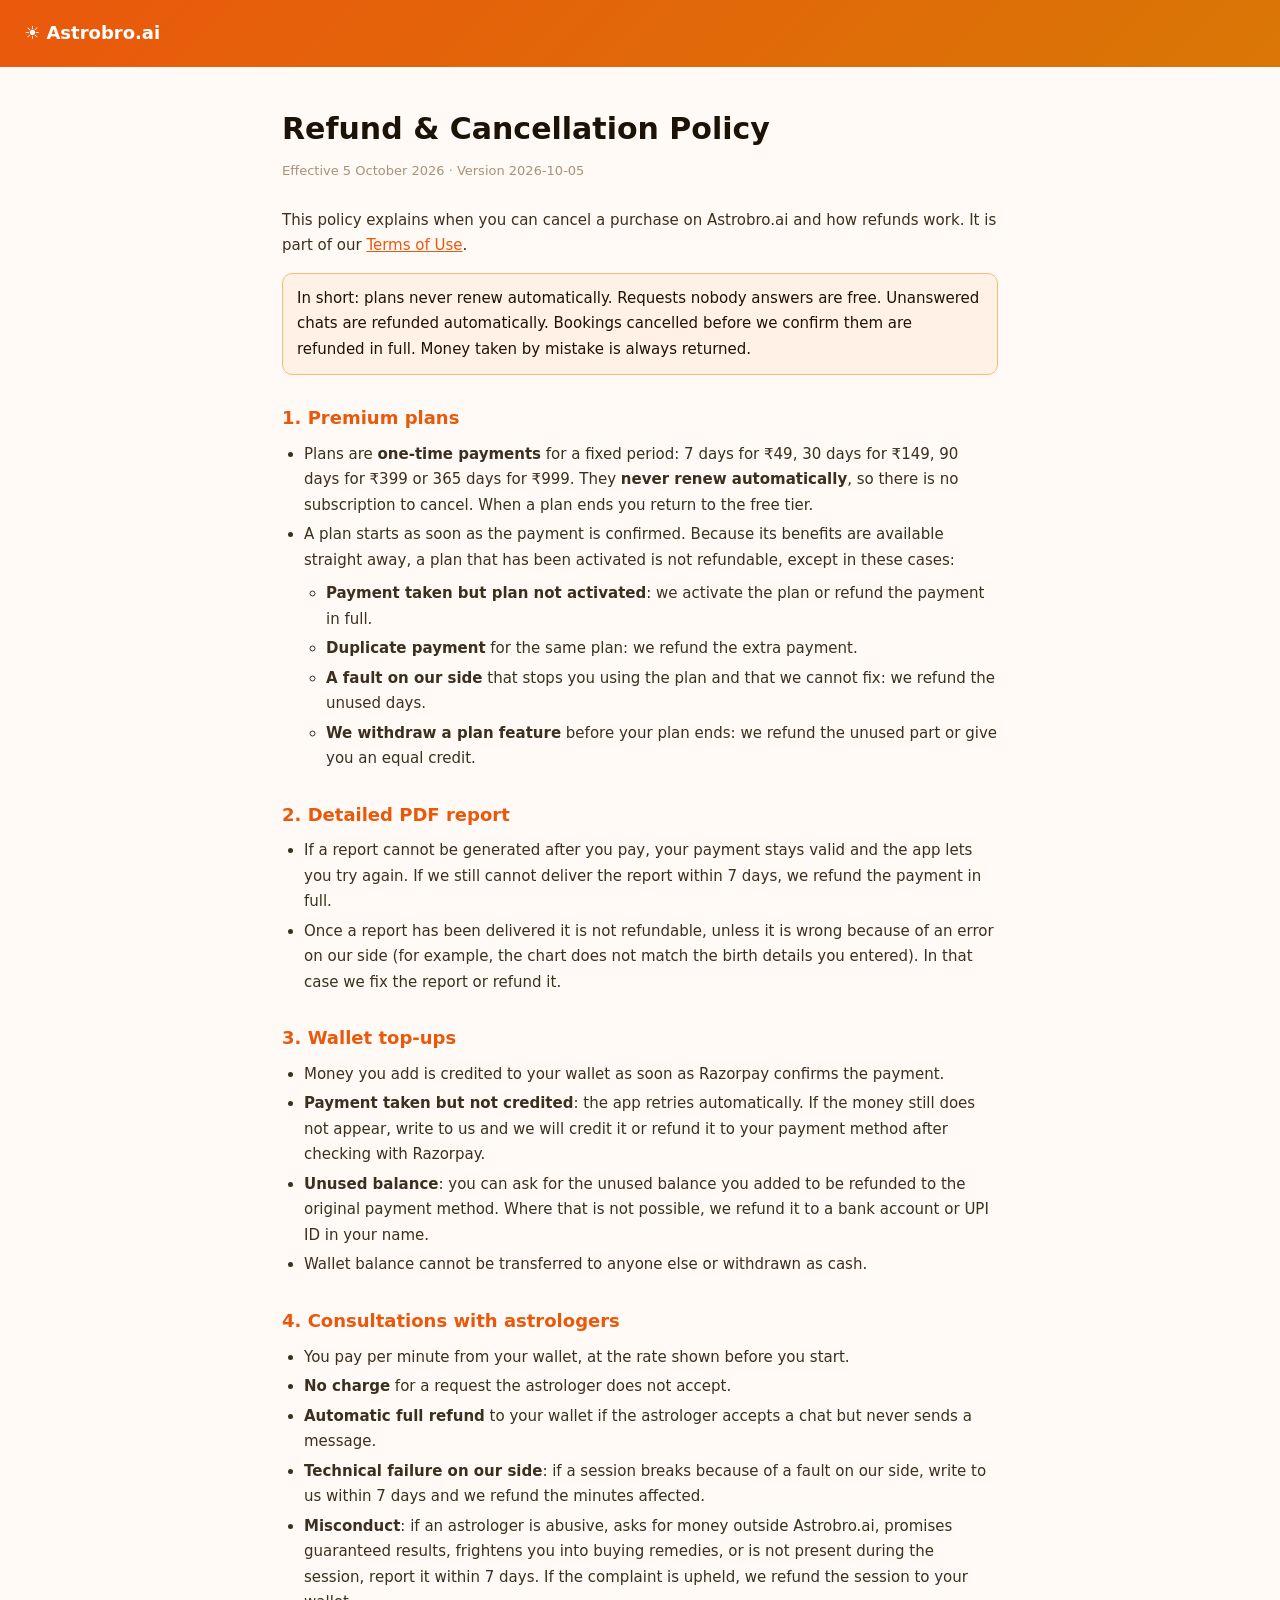
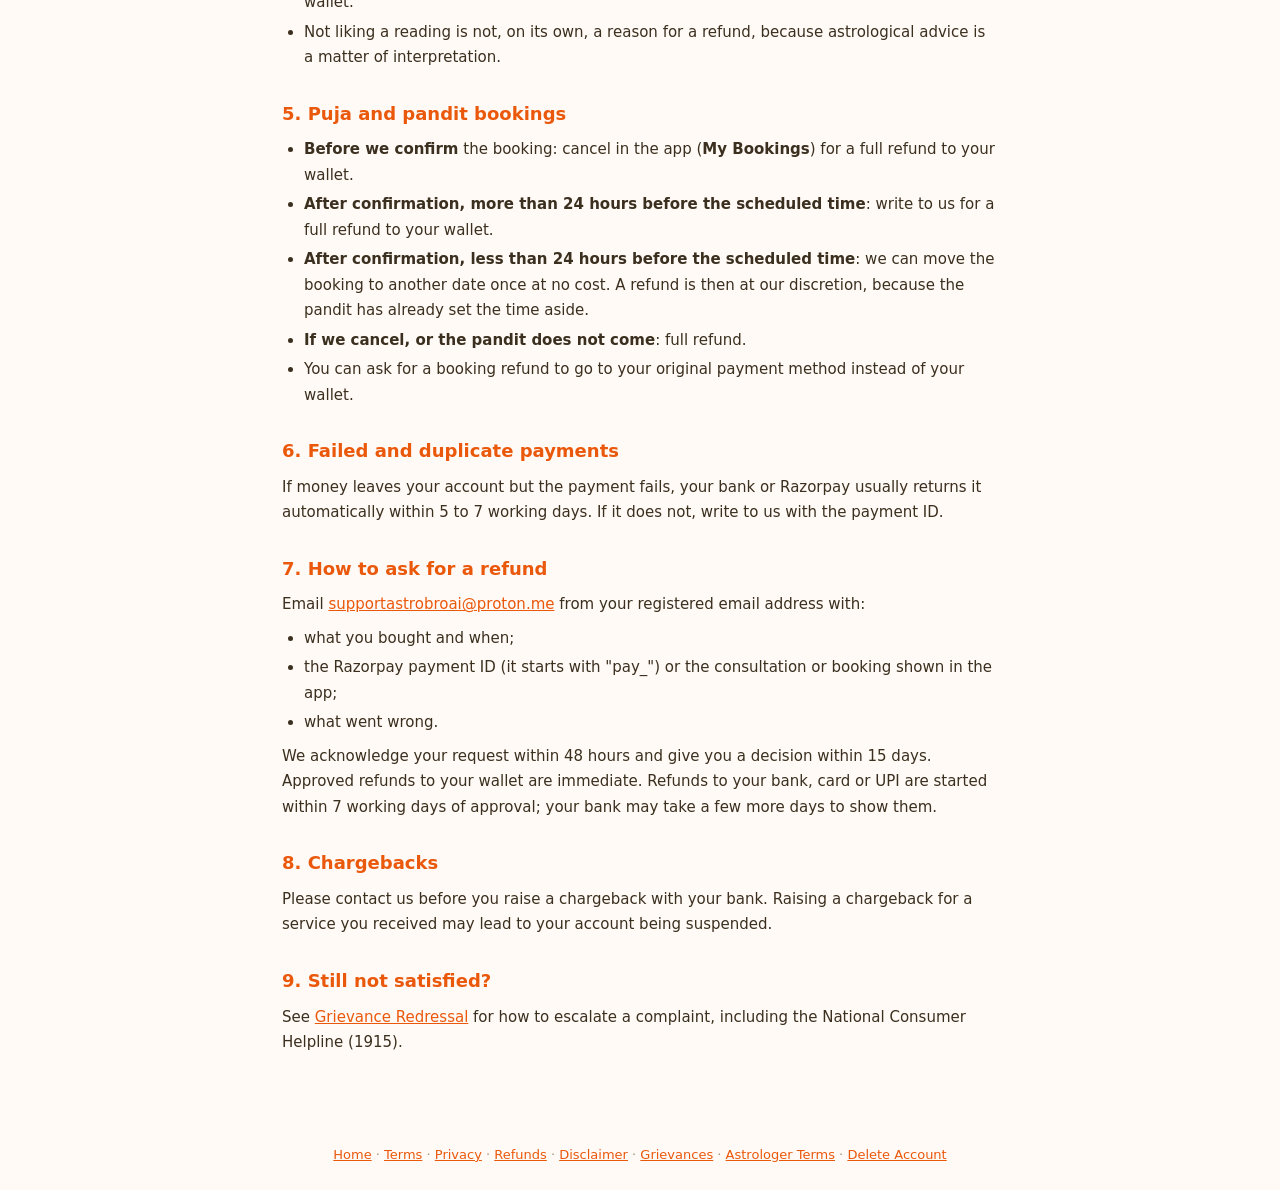
<file: refund.html>
<!DOCTYPE html>
<!-- Generated by astrobro_flutter/tool/build_legal_site.py from assets/legal/refund.md. Edit the Markdown, not this file. -->
<html lang="en">
<head>
<meta charset="UTF-8"><meta name="viewport" content="width=device-width, initial-scale=1.0">
<title>Refund &amp; Cancellation Policy — Astrobro.ai</title>
<link rel="stylesheet" href="legal.css">
</head>
<body>
<header><a href="index.html">☀️ Astrobro.ai</a></header>
<main>
<h1>Refund &amp; Cancellation Policy</h1>
<p class="updated">Effective 5 October 2026 · Version 2026-10-05</p>
<p>This policy explains when you can cancel a purchase on Astrobro.ai and how refunds work. It is part of our <a href="terms.html">Terms of Use</a>.</p>
<div class="note">In short: plans never renew automatically. Requests nobody answers are free. Unanswered chats are refunded automatically. Bookings cancelled before we confirm them are refunded in full. Money taken by mistake is always returned.</div>
<h2>1. Premium plans</h2>
<ul>
<li>Plans are <b>one-time payments</b> for a fixed period: 7 days for ₹49, 30 days for ₹149, 90 days for ₹399 or 365 days for ₹999. They <b>never renew automatically</b>, so there is no subscription to cancel. When a plan ends you return to the free tier.
</li>
<li>A plan starts as soon as the payment is confirmed. Because its benefits are available straight away, a plan that has been activated is not refundable, except in these cases:
<ul>
<li><b>Payment taken but plan not activated</b>: we activate the plan or refund the payment in full.
</li>
<li><b>Duplicate payment</b> for the same plan: we refund the extra payment.
</li>
<li><b>A fault on our side</b> that stops you using the plan and that we cannot fix: we refund the unused days.
</li>
<li><b>We withdraw a plan feature</b> before your plan ends: we refund the unused part or give you an equal credit.
</li></ul>
</li></ul>
<h2>2. Detailed PDF report</h2>
<ul>
<li>If a report cannot be generated after you pay, your payment stays valid and the app lets you try again. If we still cannot deliver the report within 7 days, we refund the payment in full.
</li>
<li>Once a report has been delivered it is not refundable, unless it is wrong because of an error on our side (for example, the chart does not match the birth details you entered). In that case we fix the report or refund it.
</li></ul>
<h2>3. Wallet top-ups</h2>
<ul>
<li>Money you add is credited to your wallet as soon as Razorpay confirms the payment.
</li>
<li><b>Payment taken but not credited</b>: the app retries automatically. If the money still does not appear, write to us and we will credit it or refund it to your payment method after checking with Razorpay.
</li>
<li><b>Unused balance</b>: you can ask for the unused balance you added to be refunded to the original payment method. Where that is not possible, we refund it to a bank account or UPI ID in your name.
</li>
<li>Wallet balance cannot be transferred to anyone else or withdrawn as cash.
</li></ul>
<h2>4. Consultations with astrologers</h2>
<ul>
<li>You pay per minute from your wallet, at the rate shown before you start.
</li>
<li><b>No charge</b> for a request the astrologer does not accept.
</li>
<li><b>Automatic full refund</b> to your wallet if the astrologer accepts a chat but never sends a message.
</li>
<li><b>Technical failure on our side</b>: if a session breaks because of a fault on our side, write to us within 7 days and we refund the minutes affected.
</li>
<li><b>Misconduct</b>: if an astrologer is abusive, asks for money outside Astrobro.ai, promises guaranteed results, frightens you into buying remedies, or is not present during the session, report it within 7 days. If the complaint is upheld, we refund the session to your wallet.
</li>
<li>Not liking a reading is not, on its own, a reason for a refund, because astrological advice is a matter of interpretation.
</li></ul>
<h2>5. Puja and pandit bookings</h2>
<ul>
<li><b>Before we confirm</b> the booking: cancel in the app (<b>My Bookings</b>) for a full refund to your wallet.
</li>
<li><b>After confirmation, more than 24 hours before the scheduled time</b>: write to us for a full refund to your wallet.
</li>
<li><b>After confirmation, less than 24 hours before the scheduled time</b>: we can move the booking to another date once at no cost. A refund is then at our discretion, because the pandit has already set the time aside.
</li>
<li><b>If we cancel, or the pandit does not come</b>: full refund.
</li>
<li>You can ask for a booking refund to go to your original payment method instead of your wallet.
</li></ul>
<h2>6. Failed and duplicate payments</h2>
<p>If money leaves your account but the payment fails, your bank or Razorpay usually returns it automatically within 5 to 7 working days. If it does not, write to us with the payment ID.</p>
<h2>7. How to ask for a refund</h2>
<p>Email <a href="mailto:supportastrobroai@proton.me">supportastrobroai@proton.me</a> from your registered email address with:</p>
<ul>
<li>what you bought and when;
</li>
<li>the Razorpay payment ID (it starts with &quot;pay_&quot;) or the consultation or booking shown in the app;
</li>
<li>what went wrong.
</li></ul>
<p>We acknowledge your request within 48 hours and give you a decision within 15 days. Approved refunds to your wallet are immediate. Refunds to your bank, card or UPI are started within 7 working days of approval; your bank may take a few more days to show them.</p>
<h2>8. Chargebacks</h2>
<p>Please contact us before you raise a chargeback with your bank. Raising a chargeback for a service you received may lead to your account being suspended.</p>
<h2>9. Still not satisfied?</h2>
<p>See <a href="grievance.html">Grievance Redressal</a> for how to escalate a complaint, including the National Consumer Helpline (1915).</p>
</main>
<footer><a href="index.html">Home</a> · <a href="terms.html">Terms</a> · <a href="privacy.html">Privacy</a> · <a href="refund.html">Refunds</a> · <a href="disclaimer.html">Disclaimer</a> · <a href="grievance.html">Grievances</a> · <a href="astrologer-terms.html">Astrologer Terms</a> · <a href="delete-account.html">Delete Account</a></footer>
</body>
</html>
</file>
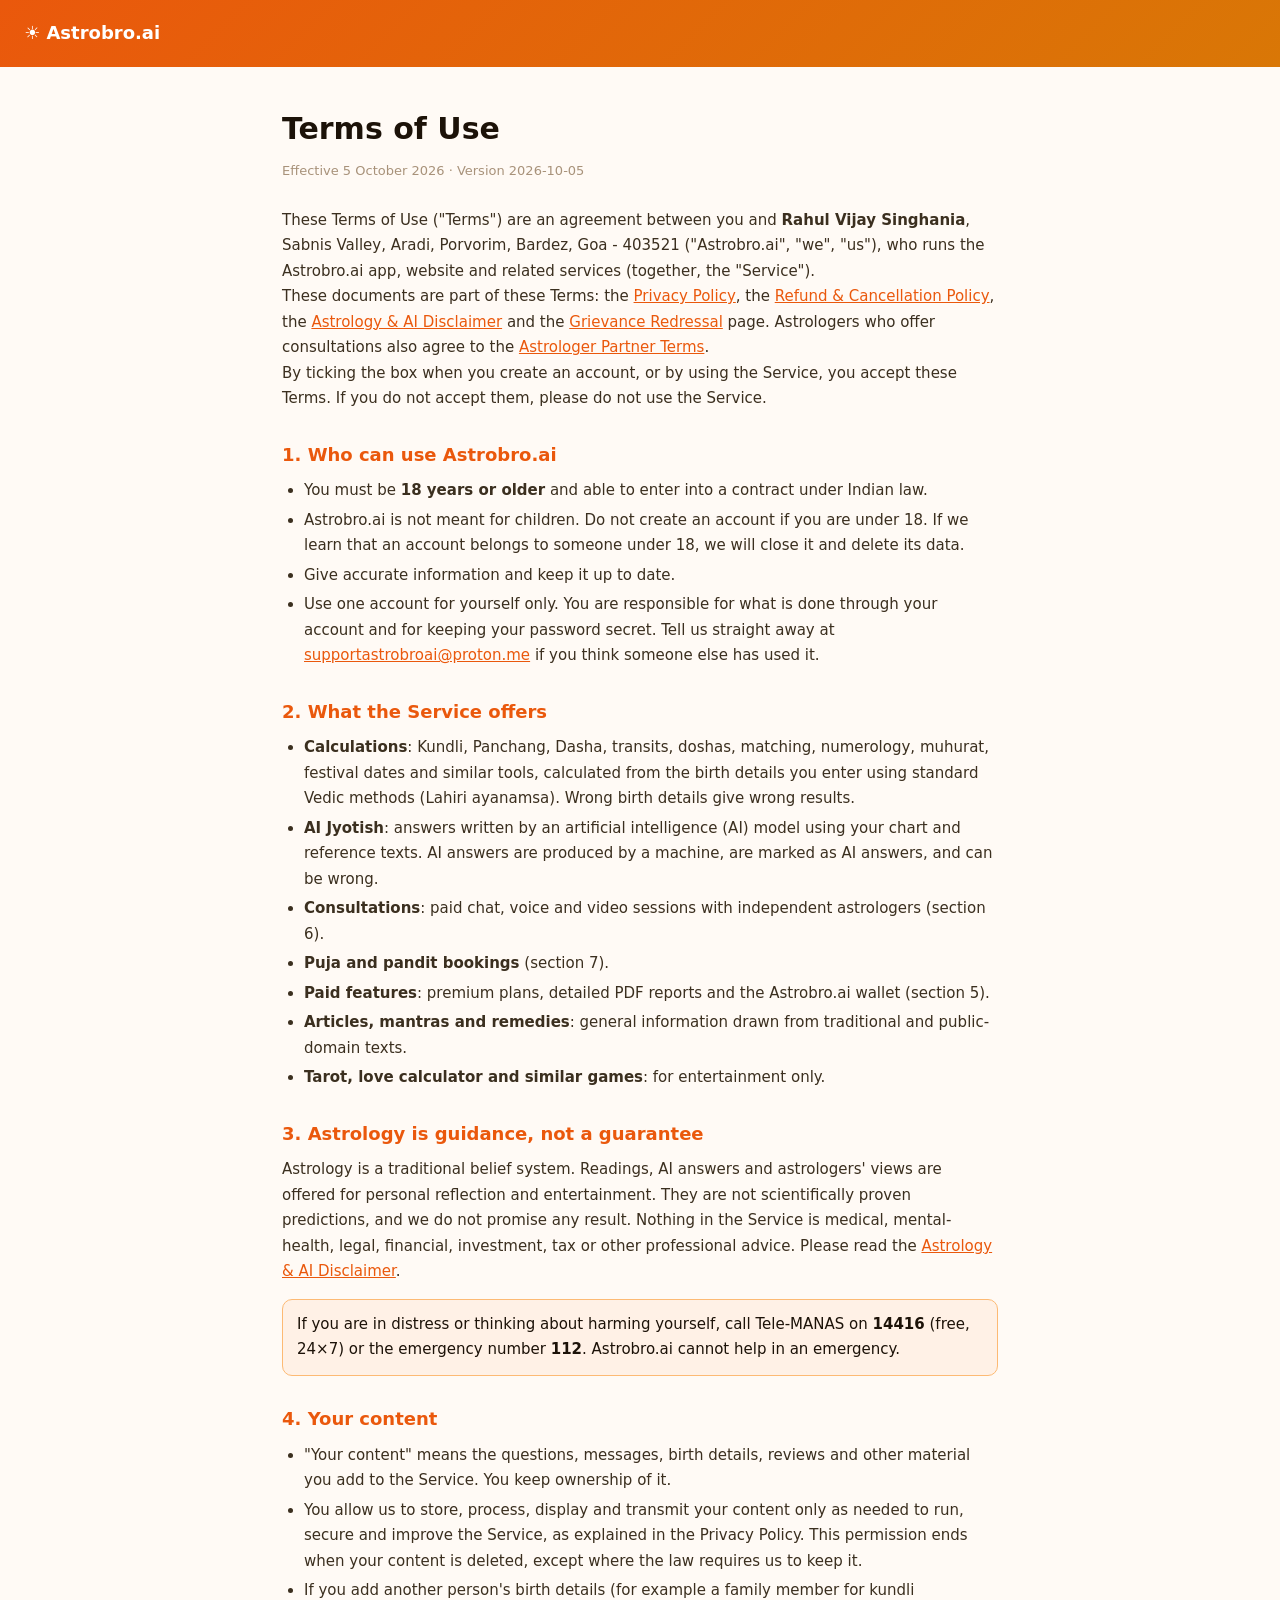
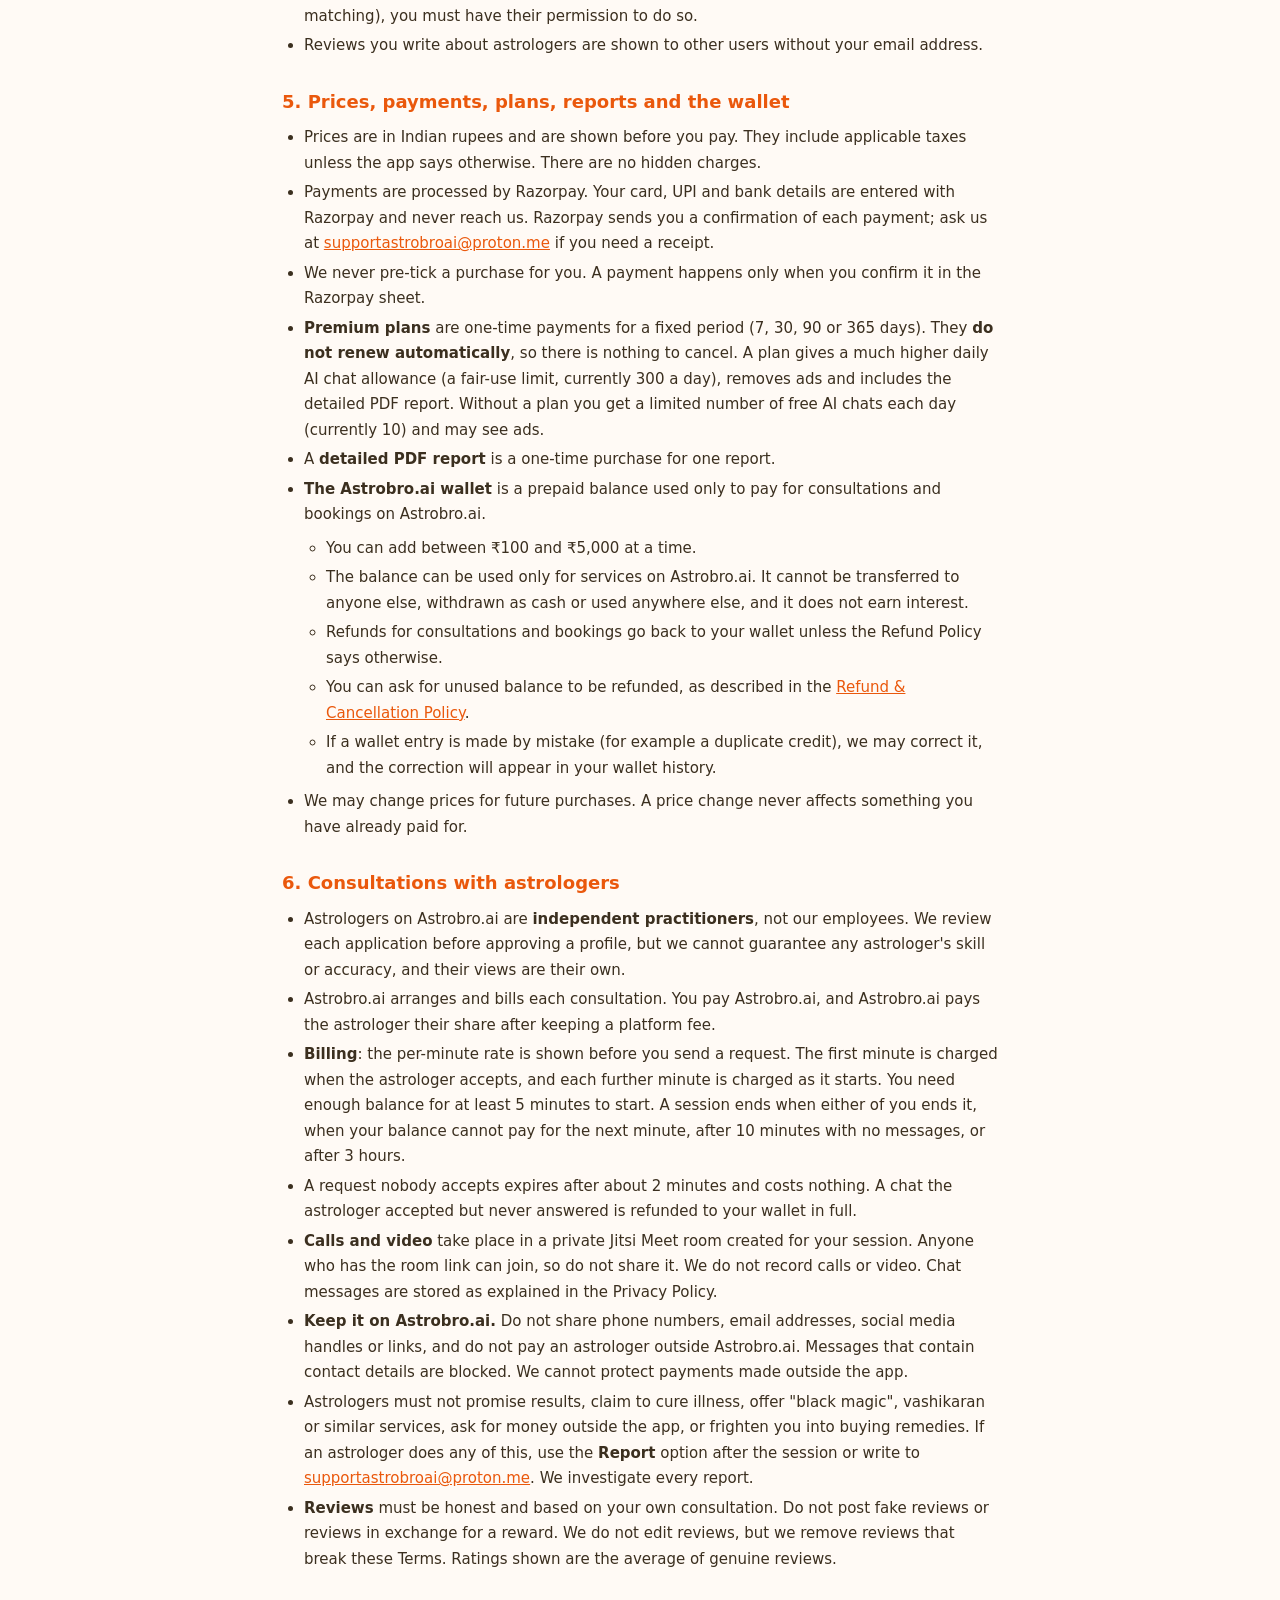
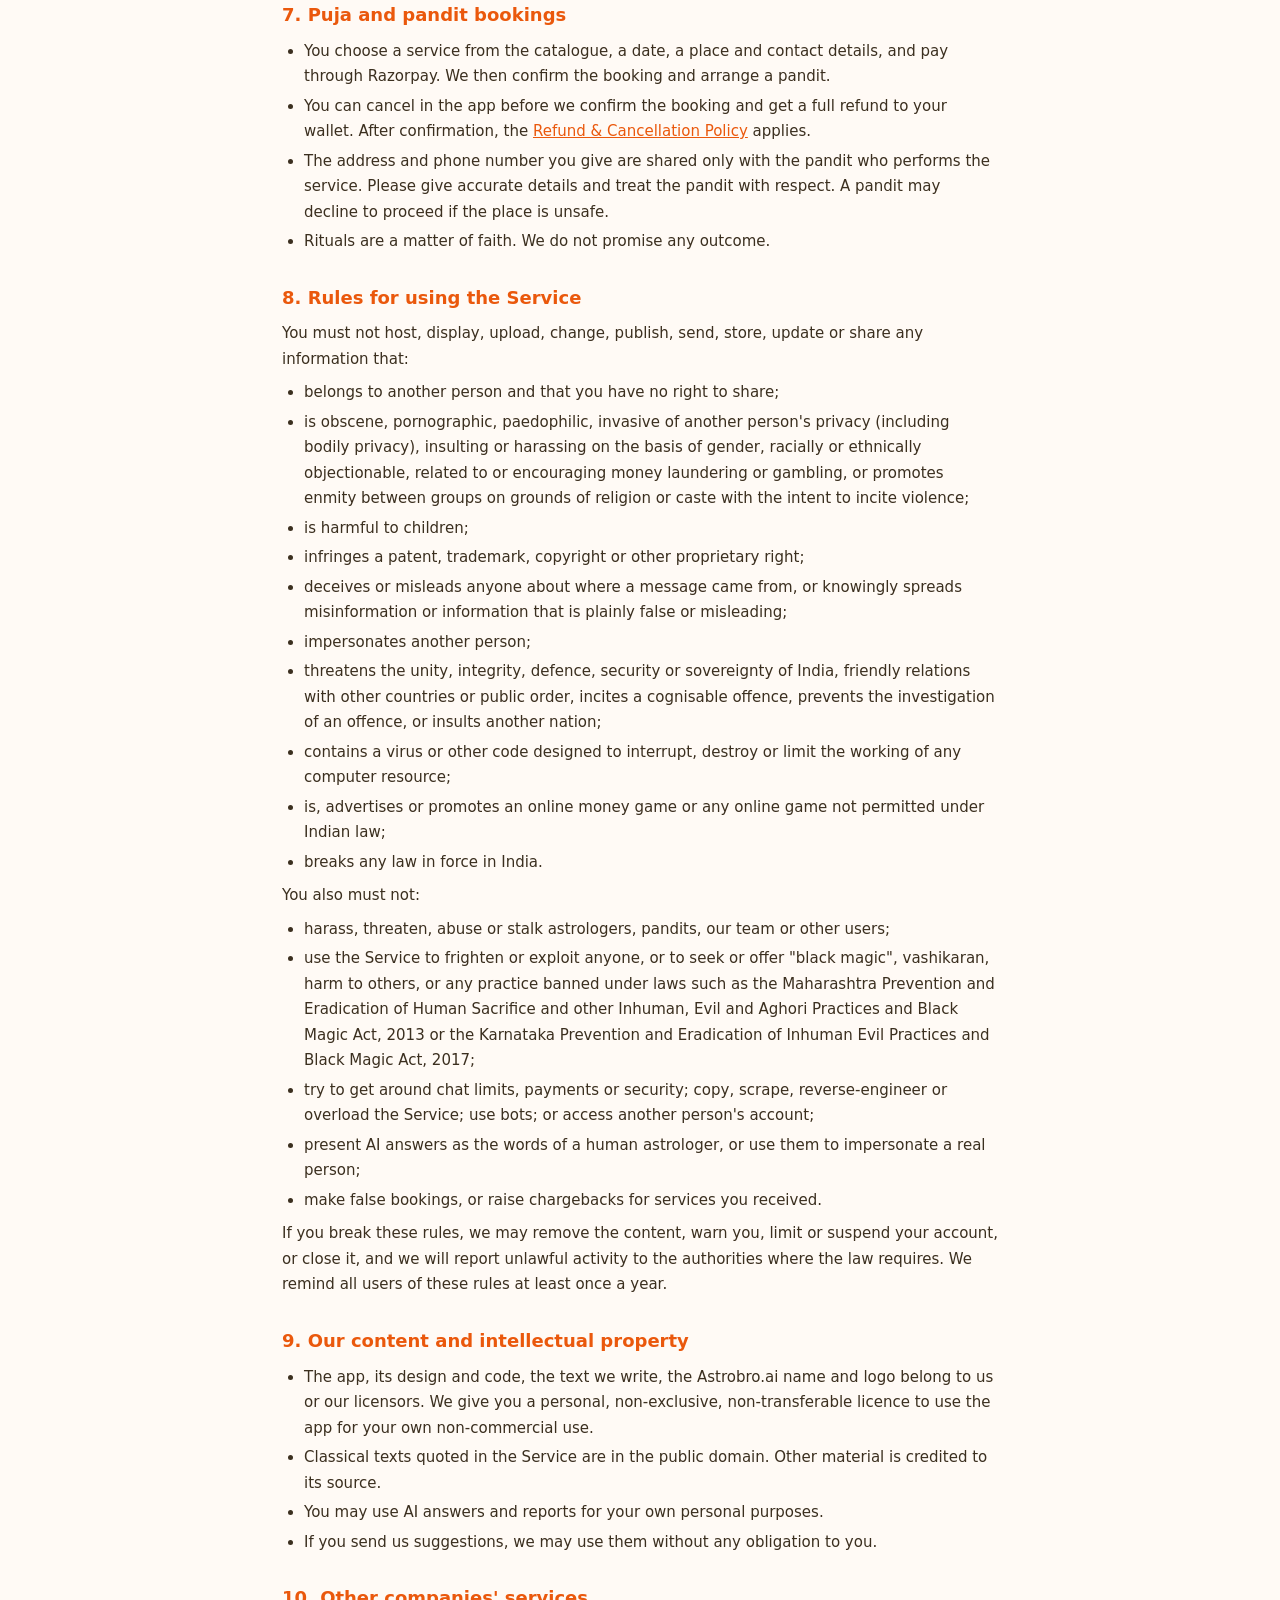
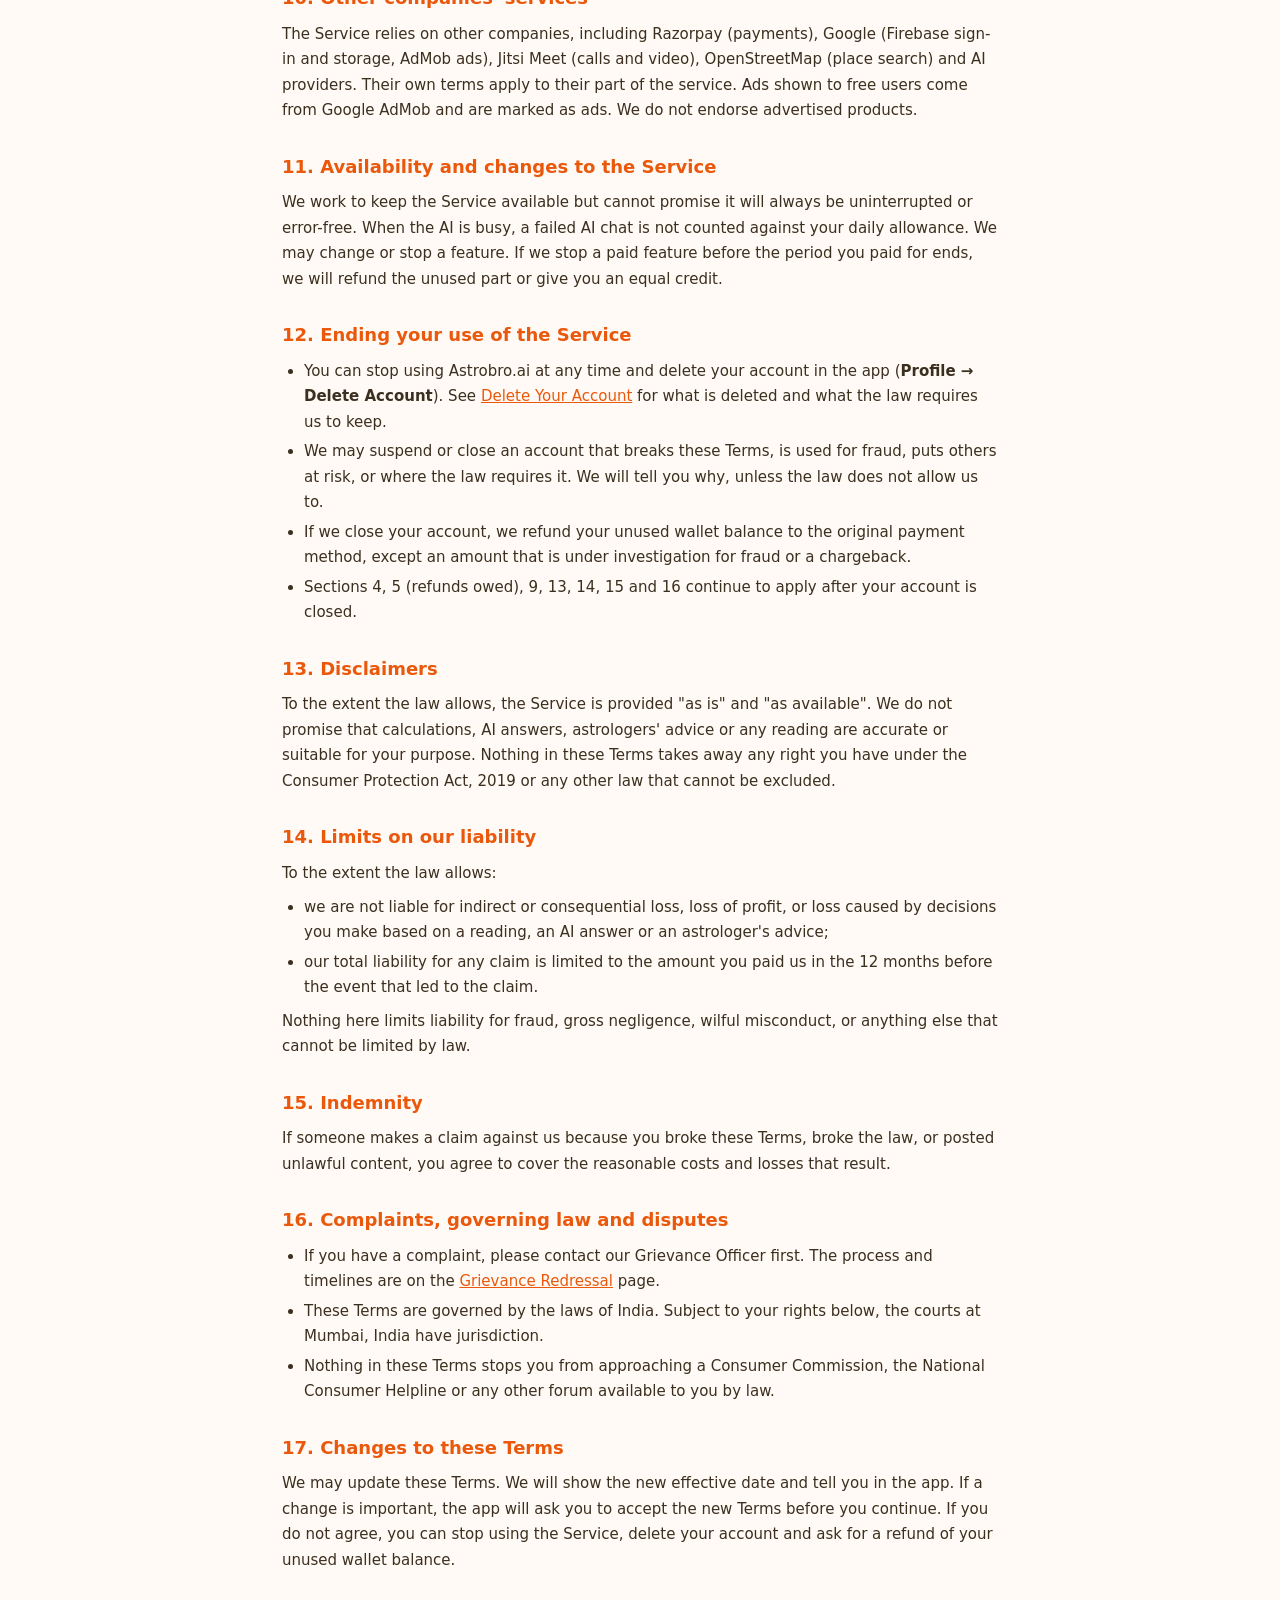
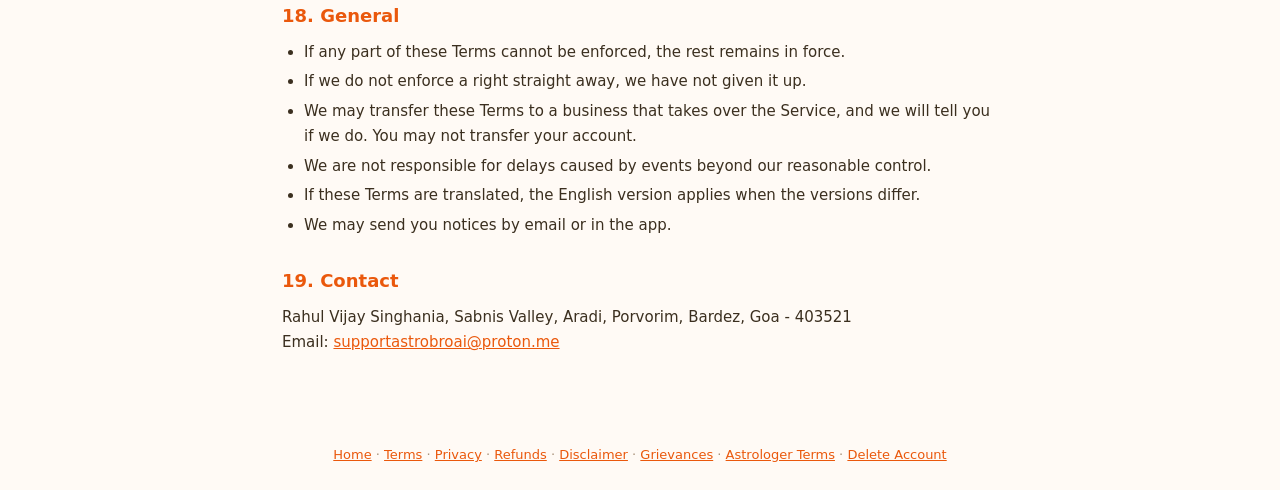
<file: terms.html>
<!DOCTYPE html>
<!-- Generated by astrobro_flutter/tool/build_legal_site.py from assets/legal/terms.md. Edit the Markdown, not this file. -->
<html lang="en">
<head>
<meta charset="UTF-8"><meta name="viewport" content="width=device-width, initial-scale=1.0">
<title>Terms of Use — Astrobro.ai</title>
<link rel="stylesheet" href="legal.css">
</head>
<body>
<header><a href="index.html">☀️ Astrobro.ai</a></header>
<main>
<h1>Terms of Use</h1>
<p class="updated">Effective 5 October 2026 · Version 2026-10-05</p>
<p>These Terms of Use (&quot;Terms&quot;) are an agreement between you and <b>Rahul Vijay Singhania</b>, Sabnis Valley, Aradi, Porvorim, Bardez, Goa - 403521 (&quot;Astrobro.ai&quot;, &quot;we&quot;, &quot;us&quot;), who runs the Astrobro.ai app, website and related services (together, the &quot;Service&quot;).</p>
<p>These documents are part of these Terms: the <a href="privacy.html">Privacy Policy</a>, the <a href="refund.html">Refund &amp; Cancellation Policy</a>, the <a href="disclaimer.html">Astrology &amp; AI Disclaimer</a> and the <a href="grievance.html">Grievance Redressal</a> page. Astrologers who offer consultations also agree to the <a href="astrologer-terms.html">Astrologer Partner Terms</a>.</p>
<p>By ticking the box when you create an account, or by using the Service, you accept these Terms. If you do not accept them, please do not use the Service.</p>
<h2>1. Who can use Astrobro.ai</h2>
<ul>
<li>You must be <b>18 years or older</b> and able to enter into a contract under Indian law.
</li>
<li>Astrobro.ai is not meant for children. Do not create an account if you are under 18. If we learn that an account belongs to someone under 18, we will close it and delete its data.
</li>
<li>Give accurate information and keep it up to date.
</li>
<li>Use one account for yourself only. You are responsible for what is done through your account and for keeping your password secret. Tell us straight away at <a href="mailto:supportastrobroai@proton.me">supportastrobroai@proton.me</a> if you think someone else has used it.
</li></ul>
<h2>2. What the Service offers</h2>
<ul>
<li><b>Calculations</b>: Kundli, Panchang, Dasha, transits, doshas, matching, numerology, muhurat, festival dates and similar tools, calculated from the birth details you enter using standard Vedic methods (Lahiri ayanamsa). Wrong birth details give wrong results.
</li>
<li><b>AI Jyotish</b>: answers written by an artificial intelligence (AI) model using your chart and reference texts. AI answers are produced by a machine, are marked as AI answers, and can be wrong.
</li>
<li><b>Consultations</b>: paid chat, voice and video sessions with independent astrologers (section 6).
</li>
<li><b>Puja and pandit bookings</b> (section 7).
</li>
<li><b>Paid features</b>: premium plans, detailed PDF reports and the Astrobro.ai wallet (section 5).
</li>
<li><b>Articles, mantras and remedies</b>: general information drawn from traditional and public-domain texts.
</li>
<li><b>Tarot, love calculator and similar games</b>: for entertainment only.
</li></ul>
<h2>3. Astrology is guidance, not a guarantee</h2>
<p>Astrology is a traditional belief system. Readings, AI answers and astrologers&#x27; views are offered for personal reflection and entertainment. They are not scientifically proven predictions, and we do not promise any result. Nothing in the Service is medical, mental-health, legal, financial, investment, tax or other professional advice. Please read the <a href="disclaimer.html">Astrology &amp; AI Disclaimer</a>.</p>
<div class="note">If you are in distress or thinking about harming yourself, call Tele-MANAS on <b>14416</b> (free, 24×7) or the emergency number <b>112</b>. Astrobro.ai cannot help in an emergency.</div>
<h2>4. Your content</h2>
<ul>
<li>&quot;Your content&quot; means the questions, messages, birth details, reviews and other material you add to the Service. You keep ownership of it.
</li>
<li>You allow us to store, process, display and transmit your content only as needed to run, secure and improve the Service, as explained in the Privacy Policy. This permission ends when your content is deleted, except where the law requires us to keep it.
</li>
<li>If you add another person&#x27;s birth details (for example a family member for kundli matching), you must have their permission to do so.
</li>
<li>Reviews you write about astrologers are shown to other users without your email address.
</li></ul>
<h2>5. Prices, payments, plans, reports and the wallet</h2>
<ul>
<li>Prices are in Indian rupees and are shown before you pay. They include applicable taxes unless the app says otherwise. There are no hidden charges.
</li>
<li>Payments are processed by Razorpay. Your card, UPI and bank details are entered with Razorpay and never reach us. Razorpay sends you a confirmation of each payment; ask us at <a href="mailto:supportastrobroai@proton.me">supportastrobroai@proton.me</a> if you need a receipt.
</li>
<li>We never pre-tick a purchase for you. A payment happens only when you confirm it in the Razorpay sheet.
</li>
<li><b>Premium plans</b> are one-time payments for a fixed period (7, 30, 90 or 365 days). They <b>do not renew automatically</b>, so there is nothing to cancel. A plan gives a much higher daily AI chat allowance (a fair-use limit, currently 300 a day), removes ads and includes the detailed PDF report. Without a plan you get a limited number of free AI chats each day (currently 10) and may see ads.
</li>
<li>A <b>detailed PDF report</b> is a one-time purchase for one report.
</li>
<li><b>The Astrobro.ai wallet</b> is a prepaid balance used only to pay for consultations and bookings on Astrobro.ai.
<ul>
<li>You can add between ₹100 and ₹5,000 at a time.
</li>
<li>The balance can be used only for services on Astrobro.ai. It cannot be transferred to anyone else, withdrawn as cash or used anywhere else, and it does not earn interest.
</li>
<li>Refunds for consultations and bookings go back to your wallet unless the Refund Policy says otherwise.
</li>
<li>You can ask for unused balance to be refunded, as described in the <a href="refund.html">Refund &amp; Cancellation Policy</a>.
</li>
<li>If a wallet entry is made by mistake (for example a duplicate credit), we may correct it, and the correction will appear in your wallet history.
</li></ul>
</li>
<li>We may change prices for future purchases. A price change never affects something you have already paid for.
</li></ul>
<h2>6. Consultations with astrologers</h2>
<ul>
<li>Astrologers on Astrobro.ai are <b>independent practitioners</b>, not our employees. We review each application before approving a profile, but we cannot guarantee any astrologer&#x27;s skill or accuracy, and their views are their own.
</li>
<li>Astrobro.ai arranges and bills each consultation. You pay Astrobro.ai, and Astrobro.ai pays the astrologer their share after keeping a platform fee.
</li>
<li><b>Billing</b>: the per-minute rate is shown before you send a request. The first minute is charged when the astrologer accepts, and each further minute is charged as it starts. You need enough balance for at least 5 minutes to start. A session ends when either of you ends it, when your balance cannot pay for the next minute, after 10 minutes with no messages, or after 3 hours.
</li>
<li>A request nobody accepts expires after about 2 minutes and costs nothing. A chat the astrologer accepted but never answered is refunded to your wallet in full.
</li>
<li><b>Calls and video</b> take place in a private Jitsi Meet room created for your session. Anyone who has the room link can join, so do not share it. We do not record calls or video. Chat messages are stored as explained in the Privacy Policy.
</li>
<li><b>Keep it on Astrobro.ai.</b> Do not share phone numbers, email addresses, social media handles or links, and do not pay an astrologer outside Astrobro.ai. Messages that contain contact details are blocked. We cannot protect payments made outside the app.
</li>
<li>Astrologers must not promise results, claim to cure illness, offer &quot;black magic&quot;, vashikaran or similar services, ask for money outside the app, or frighten you into buying remedies. If an astrologer does any of this, use the <b>Report</b> option after the session or write to <a href="mailto:supportastrobroai@proton.me">supportastrobroai@proton.me</a>. We investigate every report.
</li>
<li><b>Reviews</b> must be honest and based on your own consultation. Do not post fake reviews or reviews in exchange for a reward. We do not edit reviews, but we remove reviews that break these Terms. Ratings shown are the average of genuine reviews.
</li></ul>
<h2>7. Puja and pandit bookings</h2>
<ul>
<li>You choose a service from the catalogue, a date, a place and contact details, and pay through Razorpay. We then confirm the booking and arrange a pandit.
</li>
<li>You can cancel in the app before we confirm the booking and get a full refund to your wallet. After confirmation, the <a href="refund.html">Refund &amp; Cancellation Policy</a> applies.
</li>
<li>The address and phone number you give are shared only with the pandit who performs the service. Please give accurate details and treat the pandit with respect. A pandit may decline to proceed if the place is unsafe.
</li>
<li>Rituals are a matter of faith. We do not promise any outcome.
</li></ul>
<h2>8. Rules for using the Service</h2>
<p>You must not host, display, upload, change, publish, send, store, update or share any information that:</p>
<ul>
<li>belongs to another person and that you have no right to share;
</li>
<li>is obscene, pornographic, paedophilic, invasive of another person&#x27;s privacy (including bodily privacy), insulting or harassing on the basis of gender, racially or ethnically objectionable, related to or encouraging money laundering or gambling, or promotes enmity between groups on grounds of religion or caste with the intent to incite violence;
</li>
<li>is harmful to children;
</li>
<li>infringes a patent, trademark, copyright or other proprietary right;
</li>
<li>deceives or misleads anyone about where a message came from, or knowingly spreads misinformation or information that is plainly false or misleading;
</li>
<li>impersonates another person;
</li>
<li>threatens the unity, integrity, defence, security or sovereignty of India, friendly relations with other countries or public order, incites a cognisable offence, prevents the investigation of an offence, or insults another nation;
</li>
<li>contains a virus or other code designed to interrupt, destroy or limit the working of any computer resource;
</li>
<li>is, advertises or promotes an online money game or any online game not permitted under Indian law;
</li>
<li>breaks any law in force in India.
</li></ul>
<p>You also must not:</p>
<ul>
<li>harass, threaten, abuse or stalk astrologers, pandits, our team or other users;
</li>
<li>use the Service to frighten or exploit anyone, or to seek or offer &quot;black magic&quot;, vashikaran, harm to others, or any practice banned under laws such as the Maharashtra Prevention and Eradication of Human Sacrifice and other Inhuman, Evil and Aghori Practices and Black Magic Act, 2013 or the Karnataka Prevention and Eradication of Inhuman Evil Practices and Black Magic Act, 2017;
</li>
<li>try to get around chat limits, payments or security; copy, scrape, reverse-engineer or overload the Service; use bots; or access another person&#x27;s account;
</li>
<li>present AI answers as the words of a human astrologer, or use them to impersonate a real person;
</li>
<li>make false bookings, or raise chargebacks for services you received.
</li></ul>
<p>If you break these rules, we may remove the content, warn you, limit or suspend your account, or close it, and we will report unlawful activity to the authorities where the law requires. We remind all users of these rules at least once a year.</p>
<h2>9. Our content and intellectual property</h2>
<ul>
<li>The app, its design and code, the text we write, the Astrobro.ai name and logo belong to us or our licensors. We give you a personal, non-exclusive, non-transferable licence to use the app for your own non-commercial use.
</li>
<li>Classical texts quoted in the Service are in the public domain. Other material is credited to its source.
</li>
<li>You may use AI answers and reports for your own personal purposes.
</li>
<li>If you send us suggestions, we may use them without any obligation to you.
</li></ul>
<h2>10. Other companies&#x27; services</h2>
<p>The Service relies on other companies, including Razorpay (payments), Google (Firebase sign-in and storage, AdMob ads), Jitsi Meet (calls and video), OpenStreetMap (place search) and AI providers. Their own terms apply to their part of the service. Ads shown to free users come from Google AdMob and are marked as ads. We do not endorse advertised products.</p>
<h2>11. Availability and changes to the Service</h2>
<p>We work to keep the Service available but cannot promise it will always be uninterrupted or error-free. When the AI is busy, a failed AI chat is not counted against your daily allowance. We may change or stop a feature. If we stop a paid feature before the period you paid for ends, we will refund the unused part or give you an equal credit.</p>
<h2>12. Ending your use of the Service</h2>
<ul>
<li>You can stop using Astrobro.ai at any time and delete your account in the app (<b>Profile → Delete Account</b>). See <a href="delete-account.html">Delete Your Account</a> for what is deleted and what the law requires us to keep.
</li>
<li>We may suspend or close an account that breaks these Terms, is used for fraud, puts others at risk, or where the law requires it. We will tell you why, unless the law does not allow us to.
</li>
<li>If we close your account, we refund your unused wallet balance to the original payment method, except an amount that is under investigation for fraud or a chargeback.
</li>
<li>Sections 4, 5 (refunds owed), 9, 13, 14, 15 and 16 continue to apply after your account is closed.
</li></ul>
<h2>13. Disclaimers</h2>
<p>To the extent the law allows, the Service is provided &quot;as is&quot; and &quot;as available&quot;. We do not promise that calculations, AI answers, astrologers&#x27; advice or any reading are accurate or suitable for your purpose. Nothing in these Terms takes away any right you have under the Consumer Protection Act, 2019 or any other law that cannot be excluded.</p>
<h2>14. Limits on our liability</h2>
<p>To the extent the law allows:</p>
<ul>
<li>we are not liable for indirect or consequential loss, loss of profit, or loss caused by decisions you make based on a reading, an AI answer or an astrologer&#x27;s advice;
</li>
<li>our total liability for any claim is limited to the amount you paid us in the 12 months before the event that led to the claim.
</li></ul>
<p>Nothing here limits liability for fraud, gross negligence, wilful misconduct, or anything else that cannot be limited by law.</p>
<h2>15. Indemnity</h2>
<p>If someone makes a claim against us because you broke these Terms, broke the law, or posted unlawful content, you agree to cover the reasonable costs and losses that result.</p>
<h2>16. Complaints, governing law and disputes</h2>
<ul>
<li>If you have a complaint, please contact our Grievance Officer first. The process and timelines are on the <a href="grievance.html">Grievance Redressal</a> page.
</li>
<li>These Terms are governed by the laws of India. Subject to your rights below, the courts at Mumbai, India have jurisdiction.
</li>
<li>Nothing in these Terms stops you from approaching a Consumer Commission, the National Consumer Helpline or any other forum available to you by law.
</li></ul>
<h2>17. Changes to these Terms</h2>
<p>We may update these Terms. We will show the new effective date and tell you in the app. If a change is important, the app will ask you to accept the new Terms before you continue. If you do not agree, you can stop using the Service, delete your account and ask for a refund of your unused wallet balance.</p>
<h2>18. General</h2>
<ul>
<li>If any part of these Terms cannot be enforced, the rest remains in force.
</li>
<li>If we do not enforce a right straight away, we have not given it up.
</li>
<li>We may transfer these Terms to a business that takes over the Service, and we will tell you if we do. You may not transfer your account.
</li>
<li>We are not responsible for delays caused by events beyond our reasonable control.
</li>
<li>If these Terms are translated, the English version applies when the versions differ.
</li>
<li>We may send you notices by email or in the app.
</li></ul>
<h2>19. Contact</h2>
<p>Rahul Vijay Singhania, Sabnis Valley, Aradi, Porvorim, Bardez, Goa - 403521</p>
<p>Email: <a href="mailto:supportastrobroai@proton.me">supportastrobroai@proton.me</a></p>
</main>
<footer><a href="index.html">Home</a> · <a href="terms.html">Terms</a> · <a href="privacy.html">Privacy</a> · <a href="refund.html">Refunds</a> · <a href="disclaimer.html">Disclaimer</a> · <a href="grievance.html">Grievances</a> · <a href="astrologer-terms.html">Astrologer Terms</a> · <a href="delete-account.html">Delete Account</a></footer>
</body>
</html>
</file>
<file: legal.css>
*{box-sizing:border-box;margin:0;padding:0}
body{font-family:'Segoe UI',system-ui,-apple-system,sans-serif;background:#FFFAF5;color:#1C1208;line-height:1.7}
header{background:linear-gradient(135deg,#EA580C,#D97706);padding:18px 24px}
header a{color:#fff;font-weight:800;font-size:18px;text-decoration:none}
main{max-width:760px;margin:0 auto;padding:36px 22px 64px}
h1{font-size:30px;margin-bottom:6px}
.updated{color:#A8927A;font-size:13px;margin-bottom:26px}
h2{font-size:18px;margin:28px 0 8px;color:#EA580C}
p,li{font-size:15px;color:#3b2f1f}
ul,ol{margin:8px 0 8px 22px}
li{margin:4px 0}
h3{font-size:16px;margin:18px 0 6px}
.note{background:#FFF1E6;border:1.5px solid #FDBA74;border-radius:10px;padding:12px 14px;margin:14px 0;font-size:15px}
mark.missing{background:#FEF3C7;border:1px dashed #D97706;border-radius:4px;padding:0 4px;color:#92400E}
a{color:#EA580C}
.todo{background:#FEF3C7;border:1.5px dashed #D97706;border-radius:10px;padding:10px 14px;margin:14px 0;font-size:14px}
footer{text-align:center;padding:24px;color:#A8927A;font-size:13px}
</file>
